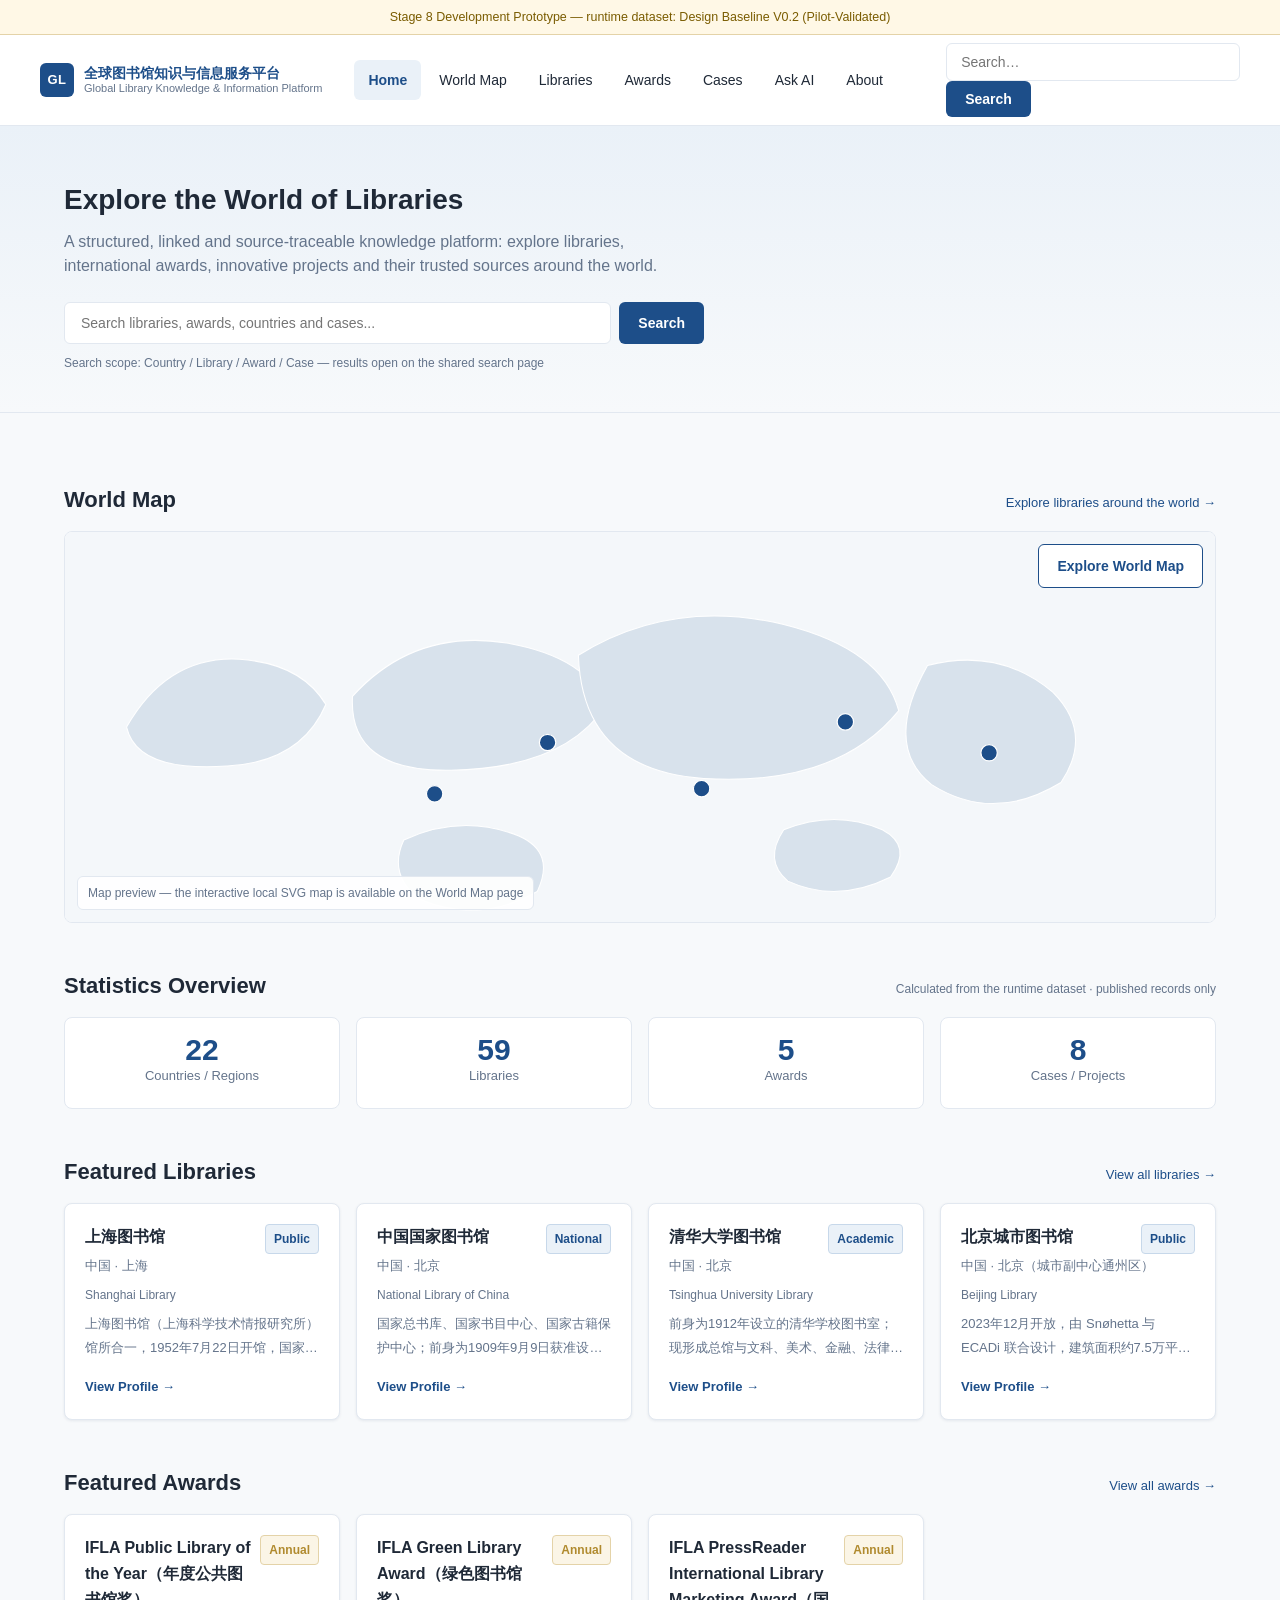
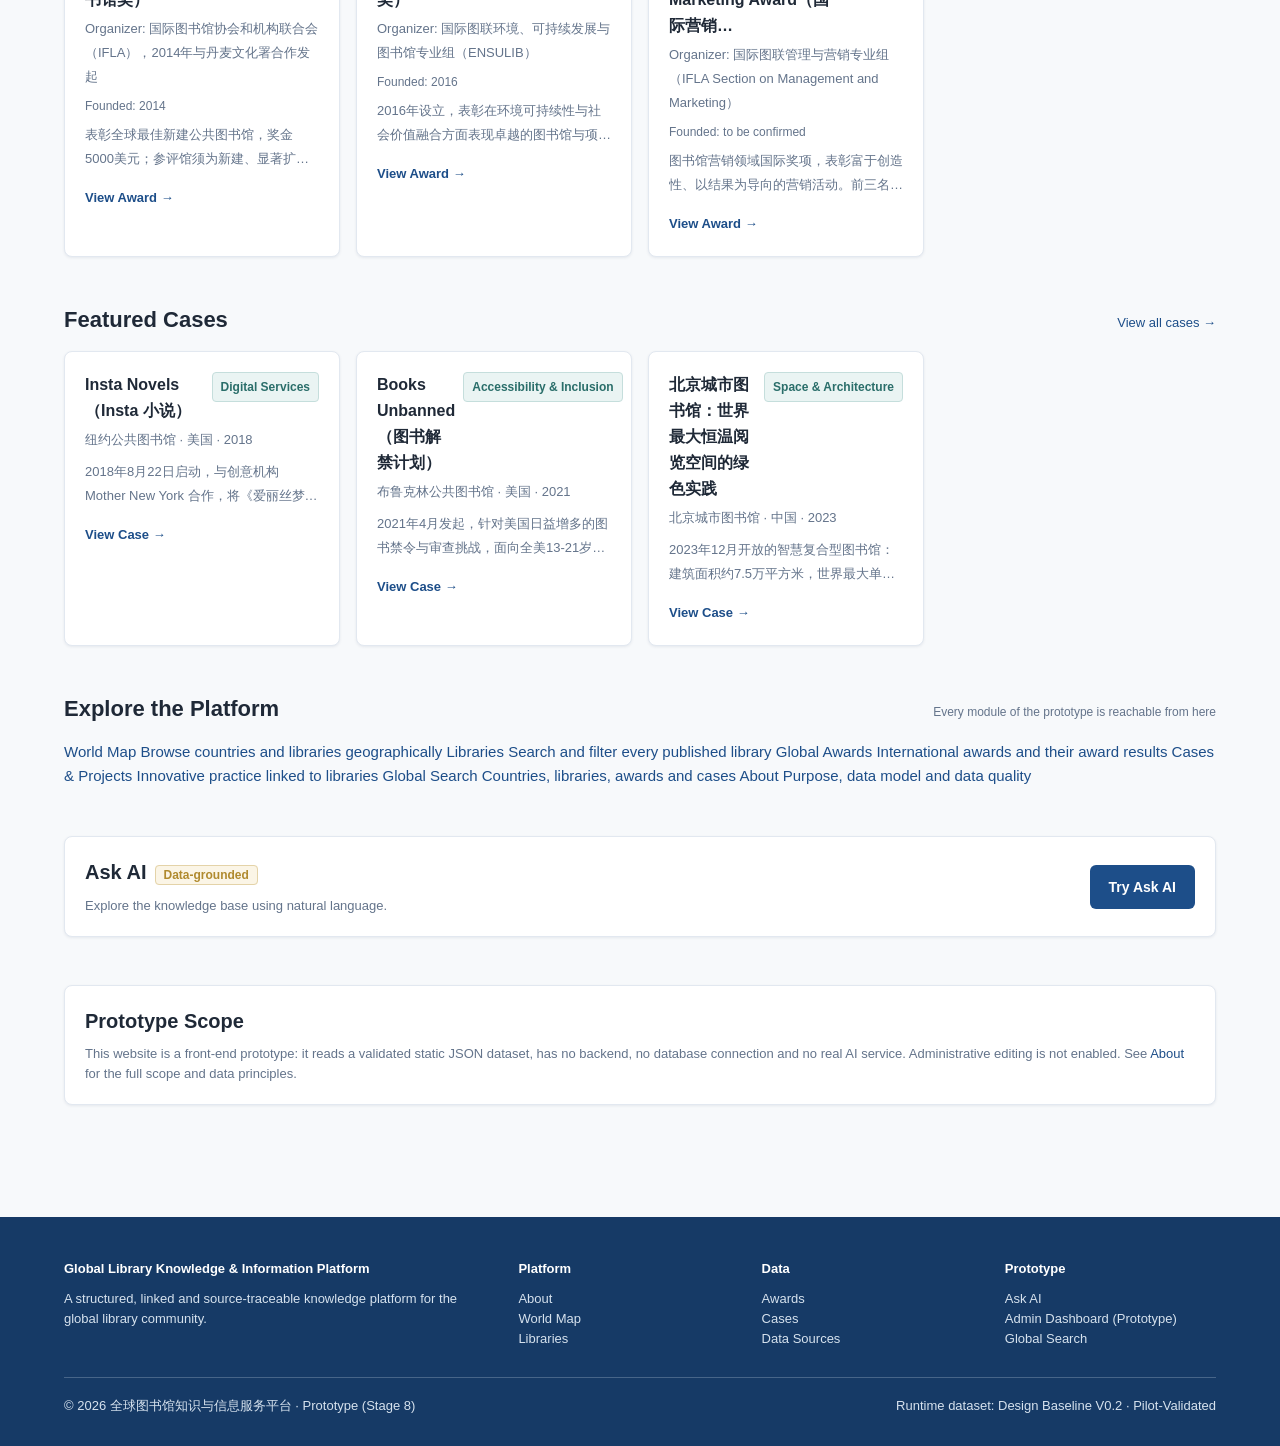
<file: index.html>
<!DOCTYPE html>
<html lang="en">
<head>
  <meta charset="UTF-8">
  <meta name="viewport" content="width=device-width, initial-scale=1">
  <meta name="description" content="Global Library Knowledge & Information Platform — libraries, international awards, cases and sources around the world.">
  <title>Home — Global Library Knowledge &amp; Information Platform</title>
  <link rel="icon" href="assets/icons/favicon.svg" type="image/svg+xml">
  <link rel="stylesheet" href="css/variables.css">
  <link rel="stylesheet" href="css/reset.css">
  <link rel="stylesheet" href="css/layout.css">
  <link rel="stylesheet" href="css/components.css">
  <link rel="stylesheet" href="css/responsive.css">
  <link rel="stylesheet" href="css/home.css">
</head>
<body>
  <a class="skip-link" href="#page-main">Skip to main content</a>

  <div class="dev-banner">Stage 8 Development Prototype — runtime dataset: Design Baseline V0.2 (Pilot-Validated)</div>

  <!-- 全站 Header（由 js/components.js 渲染） -->
  <header id="site-header"></header>

  <section class="hero">
    <div class="container">
      <h1>Explore the World of Libraries</h1>
      <p class="sub">A structured, linked and source-traceable knowledge platform: explore libraries, international awards, innovative projects and their trusted sources around the world.</p>

      <!-- Global Search（全站统一搜索：提交后进入 search.html?q=…） -->
      <form class="global-search" id="global-search-form" role="search" method="get" action="pages/search.html">
        <label class="visually-hidden" for="global-search-input">Search libraries, awards, cases and countries</label>
        <input class="search-box" type="search" id="global-search-input" name="q"
               placeholder="Search libraries, awards, countries and cases...">
        <button class="btn btn-primary" type="submit">Search</button>
      </form>
      <p class="caption search-hint">Search scope: Country / Library / Award / Case — results open on the shared search page</p>
    </div>
  </section>

  <!-- 首页主内容（由 js/home.js 渲染：地图预览 / 统计 / Featured / 入口 / Ask AI） -->
  <main class="container" id="page-main" aria-live="polite">
    <noscript>
      <div class="state-box">
        <div class="state-title">JavaScript is required</div>
        <p class="state-text">This prototype loads its data with JavaScript. Please enable JavaScript and reload.</p>
      </div>
    </noscript>
  </main>

  <!-- 全站 Footer（由 js/components.js 渲染） -->
  <footer id="site-footer"></footer>

  <script type="module" src="js/home.js"></script>
</body>
</html>
</file>
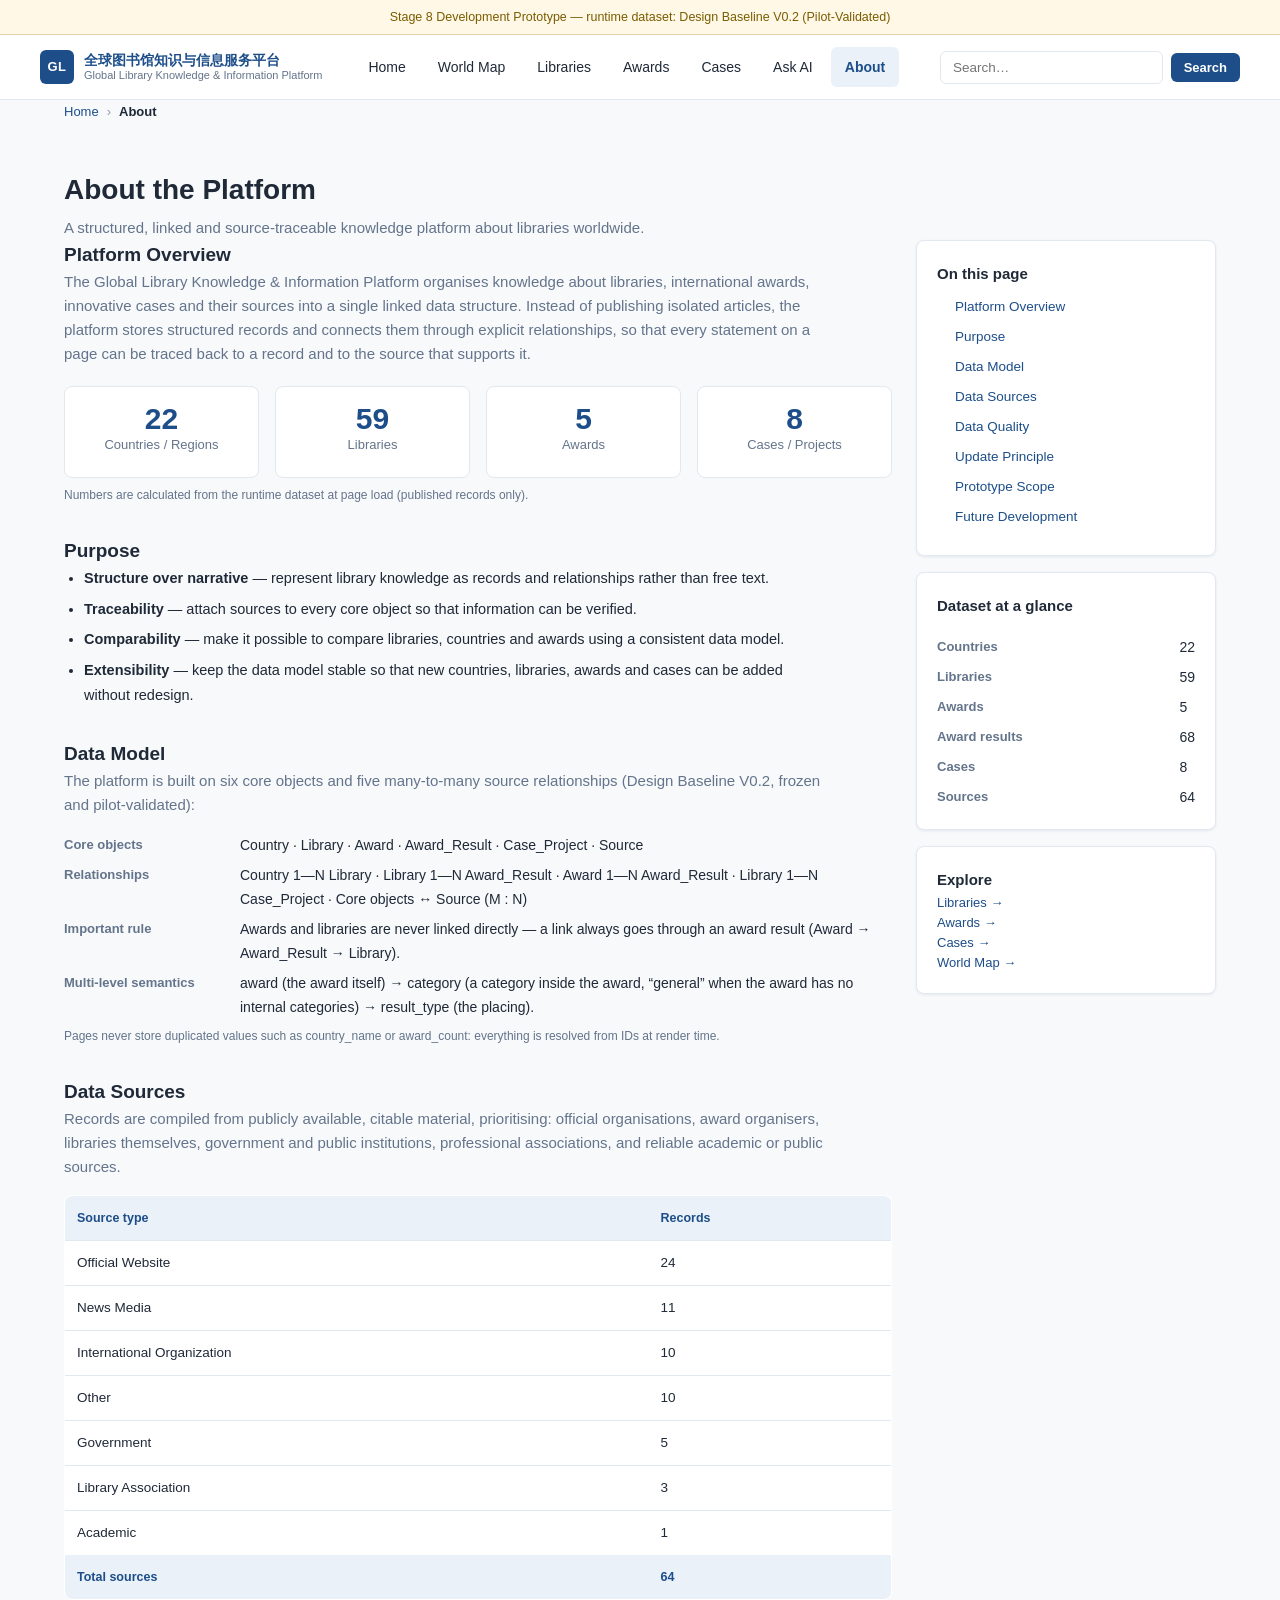
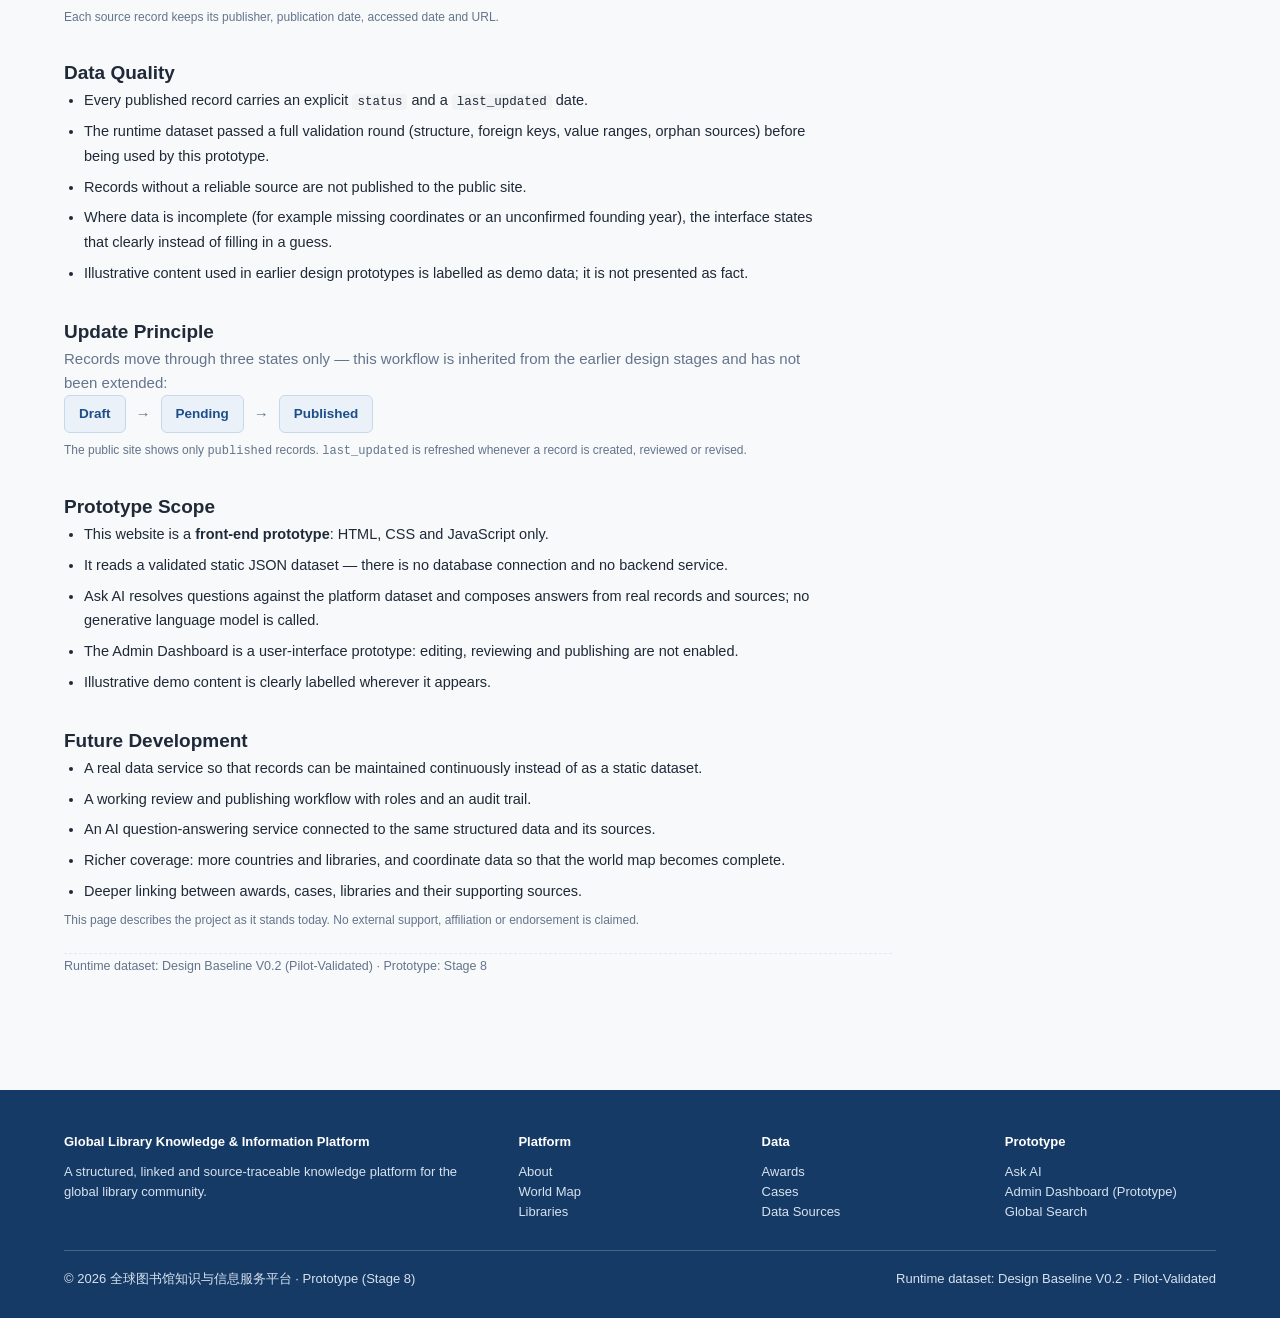
<file: pages/about.html>
<!DOCTYPE html>
<html lang="en">
<head>
  <meta charset="UTF-8">
  <meta name="viewport" content="width=device-width, initial-scale=1">
  <meta name="description" content="About the Global Library Knowledge & Information Platform — purpose, data model, data sources, data quality and prototype scope.">
  <title>About — Global Library Knowledge &amp; Information Platform</title>
  <link rel="icon" href="../assets/icons/favicon.svg" type="image/svg+xml">
  <link rel="stylesheet" href="../css/variables.css">
  <link rel="stylesheet" href="../css/reset.css">
  <link rel="stylesheet" href="../css/layout.css">
  <link rel="stylesheet" href="../css/components.css">
  <link rel="stylesheet" href="../css/responsive.css">
  <link rel="stylesheet" href="../css/pages.css">
</head>
<body>
  <a class="skip-link" href="#page-main">Skip to main content</a>

  <div class="dev-banner">Stage 8 Development Prototype — runtime dataset: Design Baseline V0.2 (Pilot-Validated)</div>

  <header id="site-header"></header>

  <div class="container"><div id="breadcrumb"></div></div>

  <main class="container" id="page-main" aria-live="polite">
    <noscript>
      <div class="state-box">
        <div class="state-title">JavaScript is required</div>
        <p class="state-text">This prototype loads its data with JavaScript. Please enable JavaScript and reload.</p>
      </div>
    </noscript>

    <div class="page-head">
      <h1>About the Platform</h1>
      <p class="page-intro">
        A structured, linked and source-traceable knowledge platform about libraries worldwide.
      </p>
    </div>

    <div id="about-content">
      <!-- 内容由 js/about.js 渲染（统计数据从 JSON 动态读取） -->
    </div>
  </main>

  <footer id="site-footer"></footer>

  <script type="module" src="../js/about.js"></script>
</body>
</html>
</file>
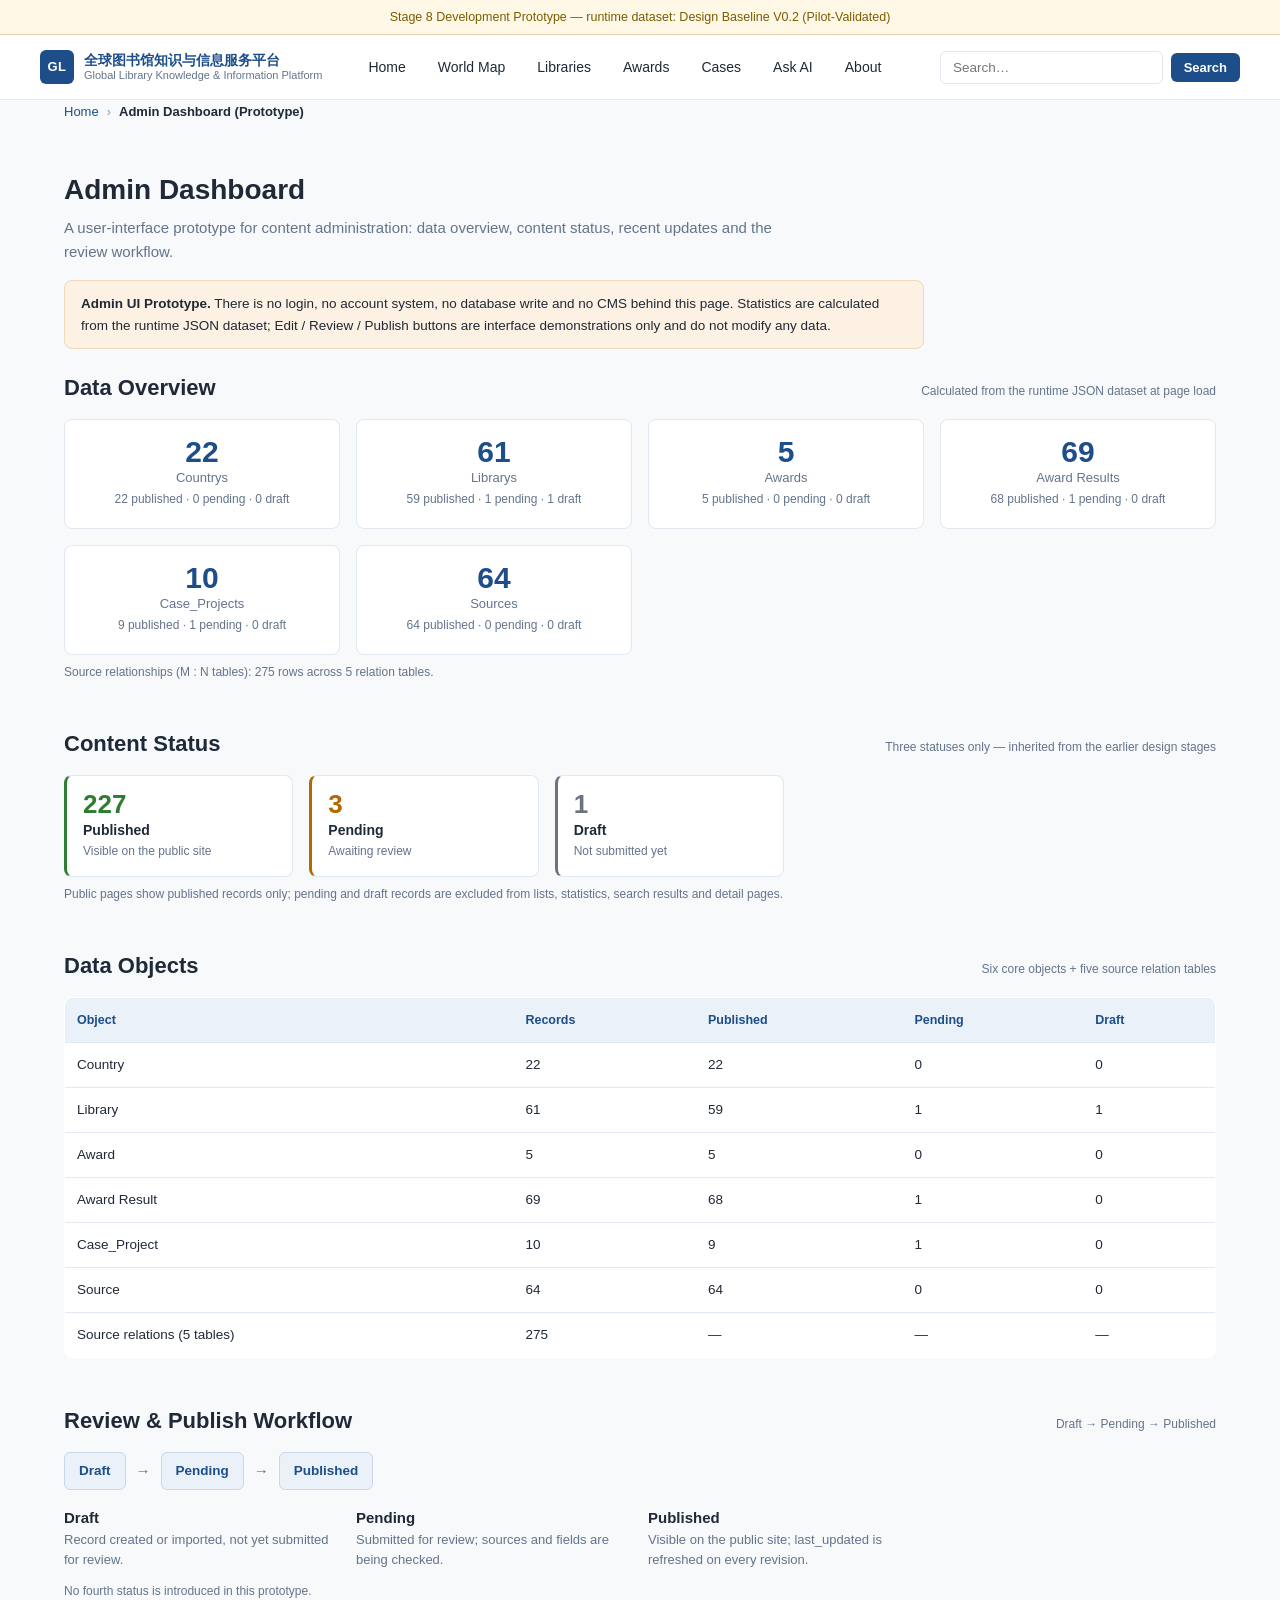
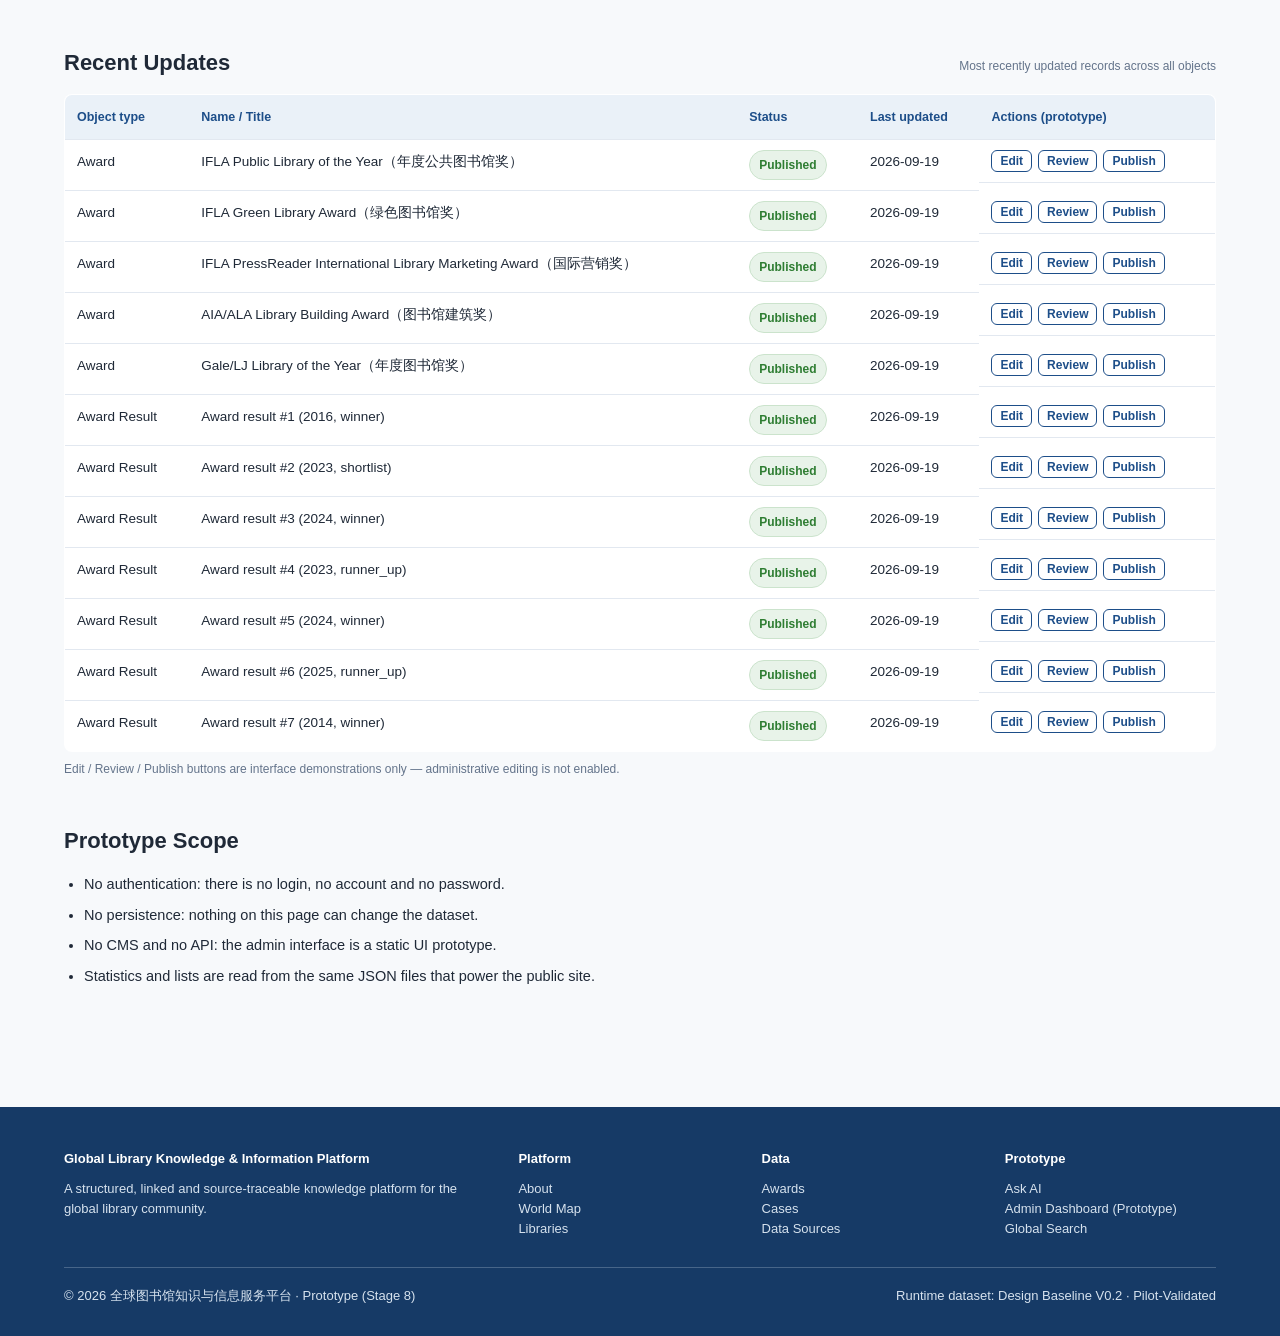
<file: pages/admin.html>
<!DOCTYPE html>
<html lang="en">
<head>
  <meta charset="UTF-8">
  <meta name="viewport" content="width=device-width, initial-scale=1">
  <meta name="description" content="Admin Dashboard (Prototype) — data overview, content status, recent updates and the review workflow.">
  <title>Admin Dashboard (Prototype) — Global Library Knowledge &amp; Information Platform</title>
  <link rel="icon" href="../assets/icons/favicon.svg" type="image/svg+xml">
  <link rel="stylesheet" href="../css/variables.css">
  <link rel="stylesheet" href="../css/reset.css">
  <link rel="stylesheet" href="../css/layout.css">
  <link rel="stylesheet" href="../css/components.css">
  <link rel="stylesheet" href="../css/responsive.css">
  <link rel="stylesheet" href="../css/pages.css">
</head>
<body>
  <a class="skip-link" href="#page-main">Skip to main content</a>

  <div class="dev-banner">Stage 8 Development Prototype — runtime dataset: Design Baseline V0.2 (Pilot-Validated)</div>

  <header id="site-header"></header>

  <div class="container"><div id="breadcrumb"></div></div>

  <main class="container" id="page-main" aria-live="polite">
    <noscript>
      <div class="state-box">
        <div class="state-title">JavaScript is required</div>
        <p class="state-text">This prototype loads its data with JavaScript. Please enable JavaScript and reload.</p>
      </div>
    </noscript>

    <div class="page-head">
      <h1>Admin Dashboard</h1>
      <p class="page-intro">
        A user-interface prototype for content administration: data overview, content status,
        recent updates and the review workflow.
      </p>
    </div>

    <!-- 明确的原型声明 + 操作反馈区 -->
    <div class="notice-box" role="note">
      <b>Admin UI Prototype.</b> There is no login, no account system, no database write and no CMS behind this page.
      Statistics are calculated from the runtime JSON dataset; Edit / Review / Publish buttons are interface
      demonstrations only and do not modify any data.
    </div>
    <p class="admin-feedback" id="admin-feedback" role="status" aria-live="polite"></p>

    <div id="admin-content">
      <!-- 内容由 js/admin.js 渲染（全部统计从 JSON 动态读取） -->
    </div>
  </main>

  <footer id="site-footer"></footer>

  <script type="module" src="../js/admin.js"></script>
</body>
</html>
</file>
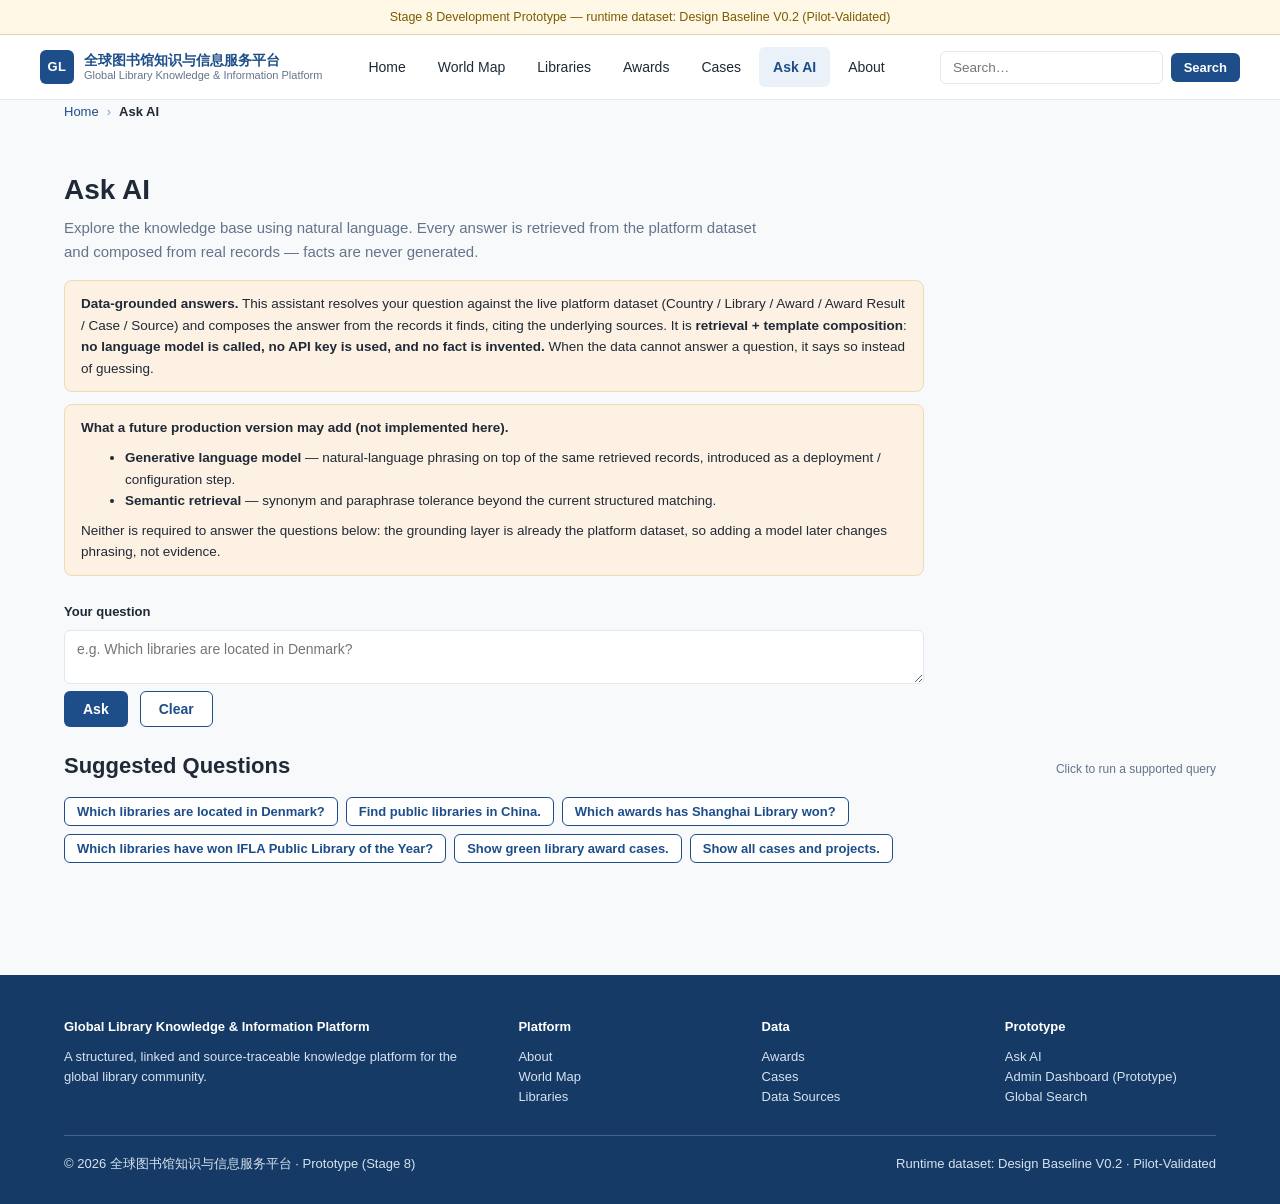
<file: pages/ask-ai.html>
<!DOCTYPE html>
<html lang="en">
<head>
  <meta charset="UTF-8">
  <meta name="viewport" content="width=device-width, initial-scale=1">
  <meta name="description" content="Ask AI — a data-grounded assistant over the platform dataset. Answers are retrieved from platform data; no generative model is called.">
  <title>Ask AI — Global Library Knowledge &amp; Information Platform</title>
  <link rel="icon" href="../assets/icons/favicon.svg" type="image/svg+xml">
  <link rel="stylesheet" href="../css/variables.css">
  <link rel="stylesheet" href="../css/reset.css">
  <link rel="stylesheet" href="../css/layout.css">
  <link rel="stylesheet" href="../css/components.css">
  <link rel="stylesheet" href="../css/responsive.css">
  <link rel="stylesheet" href="../css/pages.css">
</head>
<body>
  <a class="skip-link" href="#page-main">Skip to main content</a>

  <div class="dev-banner">Stage 8 Development Prototype — runtime dataset: Design Baseline V0.2 (Pilot-Validated)</div>

  <header id="site-header"></header>

  <div class="container"><div id="breadcrumb"></div></div>

  <main class="container" id="page-main" aria-live="polite">
    <noscript>
      <div class="state-box">
        <div class="state-title">JavaScript is required</div>
        <p class="state-text">This prototype loads its data with JavaScript. Please enable JavaScript and reload.</p>
      </div>
    </noscript>

    <div class="page-head">
      <h1>Ask AI</h1>
      <p class="page-intro">
        Explore the knowledge base using natural language. Every answer is retrieved from the platform
        dataset and composed from real records — facts are never generated.
      </p>
    </div>

    <!-- 接地声明：说明真实机制，不宣称是生成式 AI -->
    <div class="notice-box" role="note">
      <b>Data-grounded answers.</b> This assistant resolves your question against the live platform dataset
      (Country / Library / Award / Award Result / Case / Source) and composes the answer from the records it
      finds, citing the underlying sources. It is <b>retrieval + template composition</b>:
      <b>no language model is called, no API key is used, and no fact is invented.</b>
      When the data cannot answer a question, it says so instead of guessing.
    </div>

    <!-- 未来方向说明（明确未实现） -->
    <div class="notice-box" role="note" style="margin-top:12px">
      <b>What a future production version may add (not implemented here).</b>
      <ul style="margin:8px 0 0 20px">
        <li><b>Generative language model</b> — natural-language phrasing on top of the same retrieved
          records, introduced as a deployment / configuration step.</li>
        <li><b>Semantic retrieval</b> — synonym and paraphrase tolerance beyond the current structured
          matching.</li>
      </ul>
      <p style="margin-top:8px">Neither is required to answer the questions below: the grounding layer is
        already the platform dataset, so adding a model later changes phrasing, not evidence.</p>
    </div>

    <section class="section" style="margin-top:24px" aria-label="Ask a question">
      <form id="ask-form" class="ask-form">
        <label class="field-label" for="question">Your question</label>
        <textarea class="input ask-textarea" id="question" name="question" rows="2"
                  placeholder="e.g. Which libraries are located in Denmark?"></textarea>
        <div class="ask-actions">
          <button class="btn btn-primary" type="submit" id="btn-ask">Ask</button>
          <button class="btn btn-secondary" type="button" id="btn-clear-question">Clear</button>
          <span class="caption" id="ask-status" role="status"></span>
        </div>
      </form>

      <div class="section-head" style="margin-top:24px">
        <h2>Suggested Questions</h2>
        <span class="caption">Click to run a supported query</span>
      </div>
      <div class="suggest-row" id="suggested-questions"></div>
    </section>

    <!-- 回答区 -->
    <section class="section" id="answer-section" hidden aria-label="Answer">
      <div class="section-head">
        <h2>Answer</h2>
        <span class="caption">Composed from platform data — records and sources retrieved, not generated</span>
      </div>
      <div class="answer-box" id="answer-box"></div>

      <div id="answer-results-wrap" hidden>
        <div class="section-head" style="margin-top:24px">
          <h2>Records found in the dataset</h2>
          <span class="caption">Each record links to its detail page</span>
        </div>
        <div class="result-list" id="answer-results"></div>
      </div>

      <div id="answer-sources-wrap" hidden>
        <div class="section-head" style="margin-top:24px">
          <h2>Related Sources</h2>
          <span class="caption">Provenance — every source below is a real record in the platform dataset</span>
        </div>
        <div class="source-list" id="answer-sources"></div>
      </div>
    </section>
  </main>

  <footer id="site-footer"></footer>

  <script type="module" src="../js/ask-ai.js"></script>
</body>
</html>
</file>
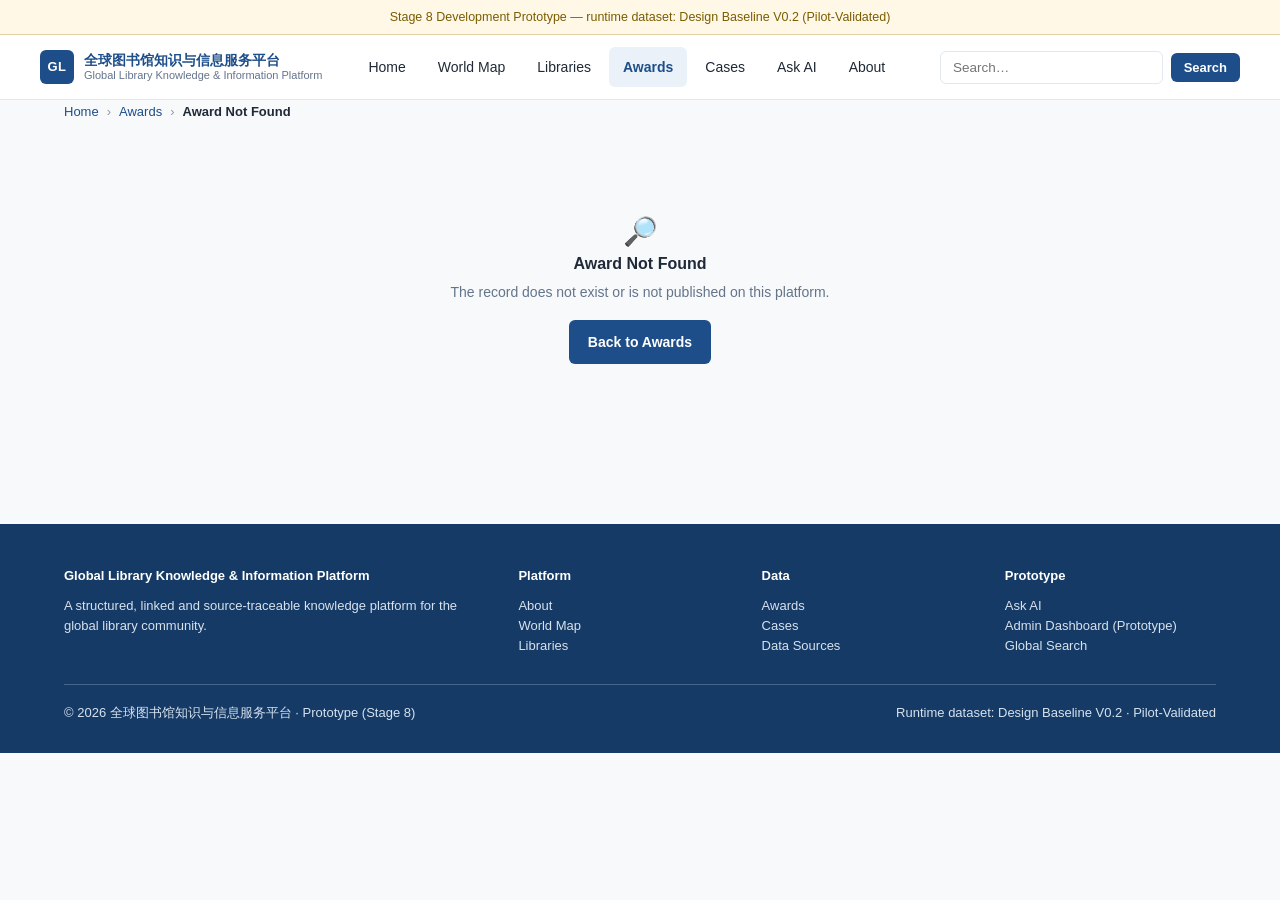
<file: pages/award.html>
<!DOCTYPE html>
<html lang="en">
<head>
  <meta charset="UTF-8">
  <meta name="viewport" content="width=device-width, initial-scale=1">
  <meta name="description" content="Award profile — award information, award results and the libraries recognised through them.">
  <title>Award Profile — Global Library Knowledge &amp; Information Platform</title>
  <link rel="icon" href="../assets/icons/favicon.svg" type="image/svg+xml">
  <link rel="stylesheet" href="../css/variables.css">
  <link rel="stylesheet" href="../css/reset.css">
  <link rel="stylesheet" href="../css/layout.css">
  <link rel="stylesheet" href="../css/components.css">
  <link rel="stylesheet" href="../css/responsive.css">
  <link rel="stylesheet" href="../css/pages.css">
</head>
<body>
  <a class="skip-link" href="#page-main">Skip to main content</a>

  <div class="dev-banner">Stage 8 Development Prototype — runtime dataset: Design Baseline V0.2 (Pilot-Validated)</div>

  <header id="site-header"></header>

  <div class="container"><div id="breadcrumb"></div></div>

  <main class="container" id="page-main" aria-live="polite">
    <noscript>
      <div class="state-box">
        <div class="state-title">JavaScript is required</div>
        <p class="state-text">This prototype loads its data with JavaScript. Please enable JavaScript and reload.</p>
      </div>
    </noscript>
  </main>

  <footer id="site-footer"></footer>

  <script type="module" src="../js/award.js"></script>
</body>
</html>
</file>
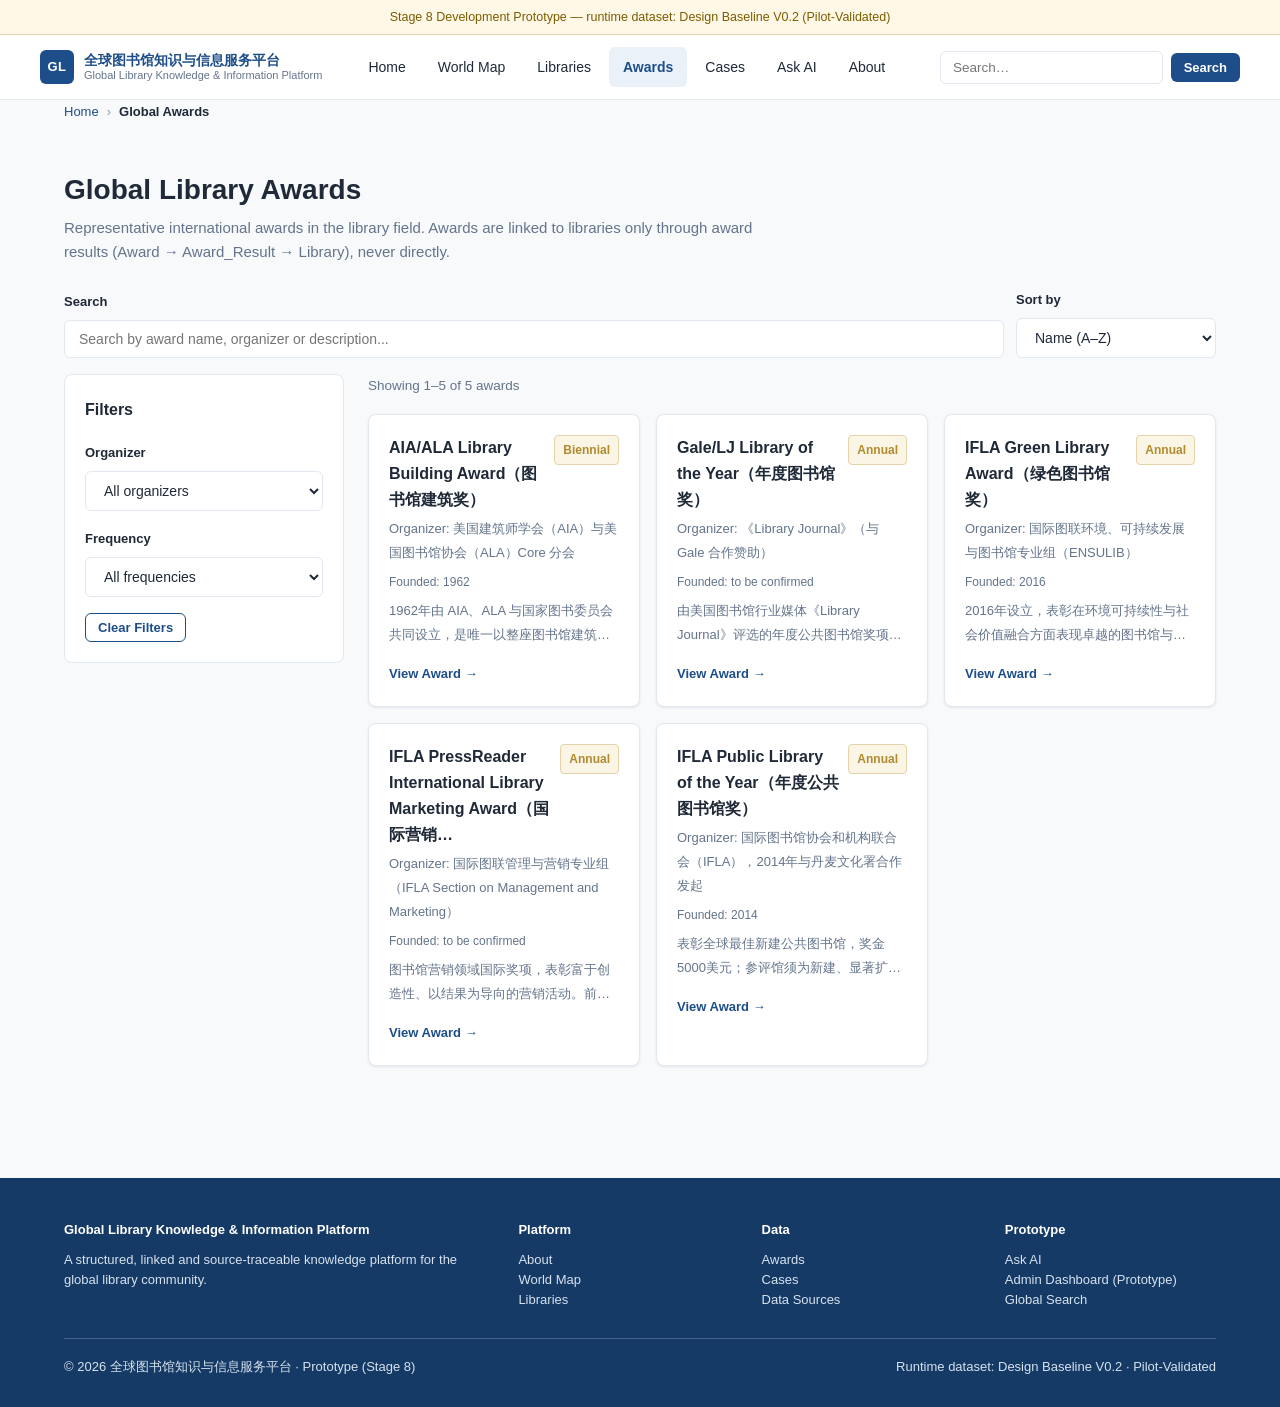
<file: pages/awards.html>
<!DOCTYPE html>
<html lang="en">
<head>
  <meta charset="UTF-8">
  <meta name="viewport" content="width=device-width, initial-scale=1">
  <meta name="description" content="Global library awards — representative international awards and the libraries recognised through award results.">
  <title>Global Awards — Global Library Knowledge &amp; Information Platform</title>
  <link rel="icon" href="../assets/icons/favicon.svg" type="image/svg+xml">
  <link rel="stylesheet" href="../css/variables.css">
  <link rel="stylesheet" href="../css/reset.css">
  <link rel="stylesheet" href="../css/layout.css">
  <link rel="stylesheet" href="../css/components.css">
  <link rel="stylesheet" href="../css/responsive.css">
  <link rel="stylesheet" href="../css/pages.css">
</head>
<body>
  <a class="skip-link" href="#page-main">Skip to main content</a>

  <div class="dev-banner">Stage 8 Development Prototype — runtime dataset: Design Baseline V0.2 (Pilot-Validated)</div>

  <!-- 全站 Header（由 js/components.js 渲染，含统一 Global Search） -->
  <header id="site-header"></header>

  <div class="container"><div id="breadcrumb"></div></div>

  <main class="container" id="page-main" aria-live="polite">
    <noscript>
      <div class="state-box">
        <div class="state-title">JavaScript is required</div>
        <p class="state-text">This prototype loads its data with JavaScript. Please enable JavaScript and reload.</p>
      </div>
    </noscript>

    <div class="page-head">
      <h1>Global Library Awards</h1>
      <p class="page-intro">
        Representative international awards in the library field. Awards are linked to libraries only through
        award results (Award → Award_Result → Library), never directly.
      </p>
    </div>

    <!-- 搜索 + 排序（事件由 js/awards.js 绑定；状态保存在 URL 中） -->
    <section class="section" style="margin-top:24px" aria-label="Search and sort awards">
      <div class="filter-row">
        <div class="grow">
          <label class="field-label" for="q">Search</label>
          <input class="search-box" type="search" id="q"
                 placeholder="Search by award name, organizer or description...">
        </div>
        <div class="fixed">
          <label class="field-label" for="sort">Sort by</label>
          <select class="select" id="sort">
            <option value="name">Name (A–Z)</option>
            <option value="updated">Recently Updated</option>
            <option value="founded">Founded year (newest)</option>
          </select>
        </div>
      </div>
    </section>

    <section class="lib-page-layout" aria-label="Awards list">
      <aside class="filter-panel" aria-label="Filters">
        <h2>Filters</h2>
        <div>
          <label class="field-label" for="f-organizer">Organizer</label>
          <select class="select" id="f-organizer"></select>
        </div>
        <div>
          <label class="field-label" for="f-frequency">Frequency</label>
          <select class="select" id="f-frequency"></select>
        </div>
        <div class="filter-actions">
          <button class="btn btn-secondary btn-sm" id="btn-clear" type="button">Clear Filters</button>
        </div>
      </aside>

      <div>
        <div class="results-meta">
          <span class="count" id="results-count"></span>
        </div>
        <div id="filter-tags" class="filter-tags" hidden></div>
        <div id="award-results" aria-live="polite"></div>
        <div id="award-pagination"></div>
      </div>
    </section>
  </main>

  <!-- 全站 Footer（由 js/components.js 渲染） -->
  <footer id="site-footer"></footer>

  <script type="module" src="../js/awards.js"></script>
</body>
</html>
</file>
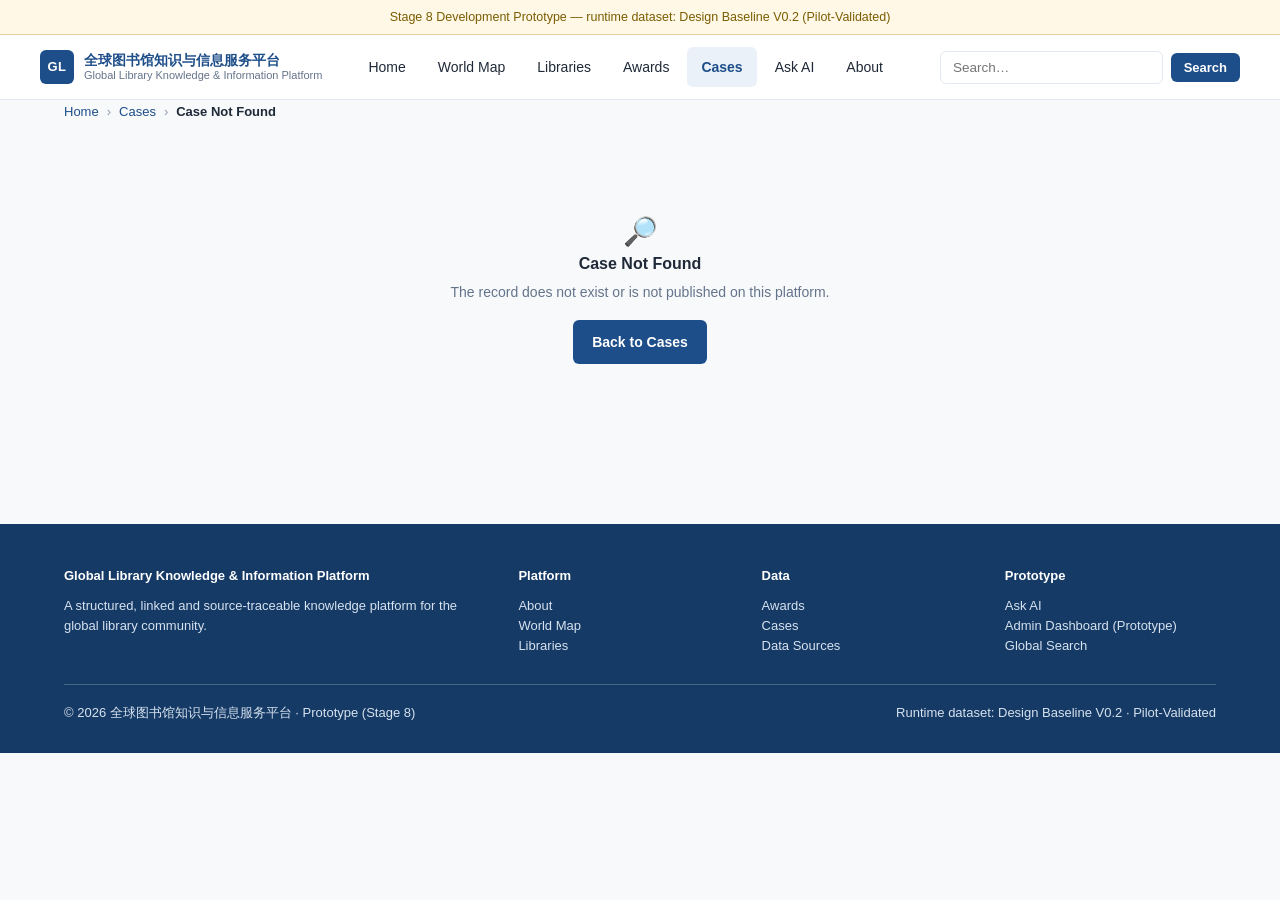
<file: pages/case.html>
<!DOCTYPE html>
<html lang="en">
<head>
  <meta charset="UTF-8">
  <meta name="viewport" content="width=device-width, initial-scale=1">
  <meta name="description" content="Case detail — project information, its library and the sources behind the record.">
  <title>Case Detail — Global Library Knowledge &amp; Information Platform</title>
  <link rel="icon" href="../assets/icons/favicon.svg" type="image/svg+xml">
  <link rel="stylesheet" href="../css/variables.css">
  <link rel="stylesheet" href="../css/reset.css">
  <link rel="stylesheet" href="../css/layout.css">
  <link rel="stylesheet" href="../css/components.css">
  <link rel="stylesheet" href="../css/responsive.css">
  <link rel="stylesheet" href="../css/pages.css">
</head>
<body>
  <a class="skip-link" href="#page-main">Skip to main content</a>

  <div class="dev-banner">Stage 8 Development Prototype — runtime dataset: Design Baseline V0.2 (Pilot-Validated)</div>

  <header id="site-header"></header>

  <div class="container"><div id="breadcrumb"></div></div>

  <main class="container" id="page-main" aria-live="polite">
    <noscript>
      <div class="state-box">
        <div class="state-title">JavaScript is required</div>
        <p class="state-text">This prototype loads its data with JavaScript. Please enable JavaScript and reload.</p>
      </div>
    </noscript>
  </main>

  <footer id="site-footer"></footer>

  <script type="module" src="../js/case.js"></script>
</body>
</html>
</file>
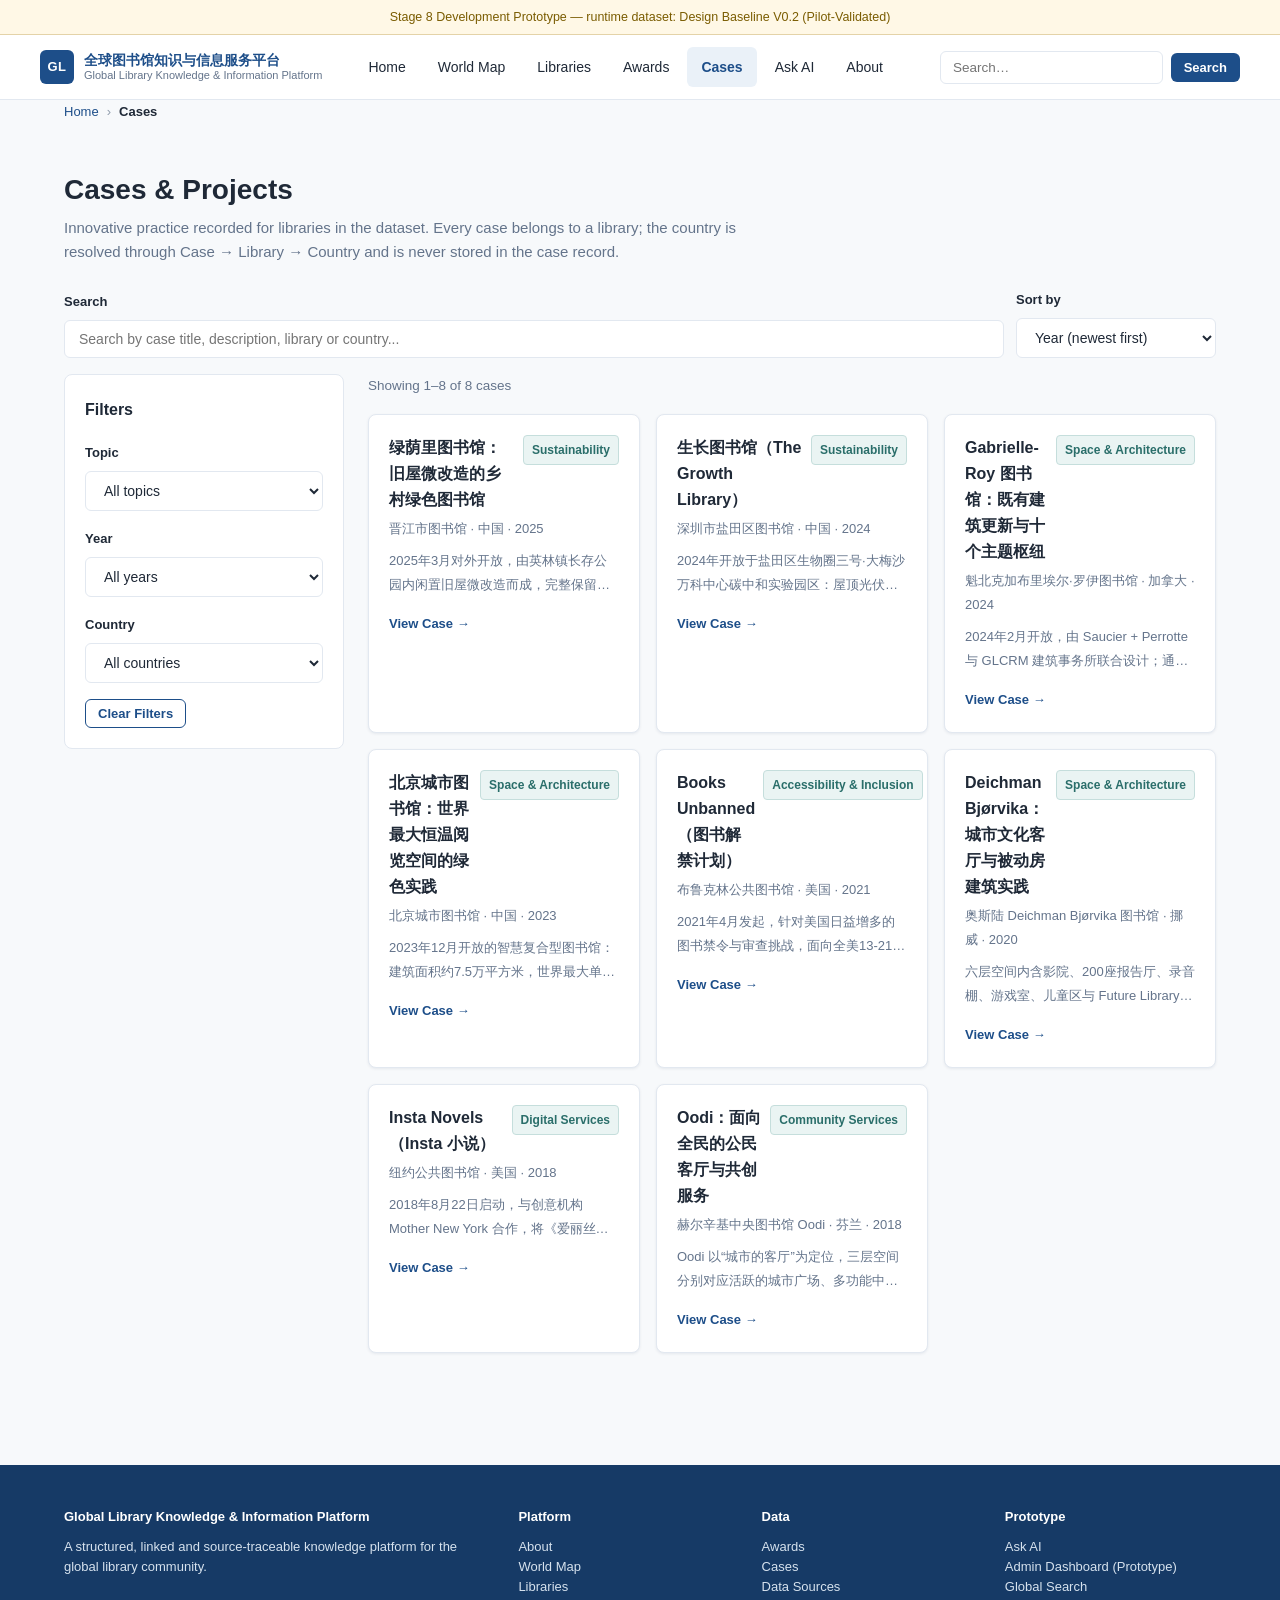
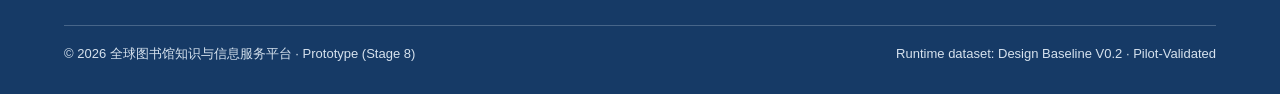
<file: pages/cases.html>
<!DOCTYPE html>
<html lang="en">
<head>
  <meta charset="UTF-8">
  <meta name="viewport" content="width=device-width, initial-scale=1">
  <meta name="description" content="Library cases and projects — innovative practice recorded in the platform dataset.">
  <title>Cases — Global Library Knowledge &amp; Information Platform</title>
  <link rel="icon" href="../assets/icons/favicon.svg" type="image/svg+xml">
  <link rel="stylesheet" href="../css/variables.css">
  <link rel="stylesheet" href="../css/reset.css">
  <link rel="stylesheet" href="../css/layout.css">
  <link rel="stylesheet" href="../css/components.css">
  <link rel="stylesheet" href="../css/responsive.css">
  <link rel="stylesheet" href="../css/pages.css">
</head>
<body>
  <a class="skip-link" href="#page-main">Skip to main content</a>

  <div class="dev-banner">Stage 8 Development Prototype — runtime dataset: Design Baseline V0.2 (Pilot-Validated)</div>

  <header id="site-header"></header>

  <div class="container"><div id="breadcrumb"></div></div>

  <main class="container" id="page-main" aria-live="polite">
    <noscript>
      <div class="state-box">
        <div class="state-title">JavaScript is required</div>
        <p class="state-text">This prototype loads its data with JavaScript. Please enable JavaScript and reload.</p>
      </div>
    </noscript>

    <div class="page-head">
      <h1>Cases &amp; Projects</h1>
      <p class="page-intro">
        Innovative practice recorded for libraries in the dataset. Every case belongs to a library;
        the country is resolved through Case → Library → Country and is never stored in the case record.
      </p>
    </div>

    <section class="section" style="margin-top:24px" aria-label="Search and sort cases">
      <div class="filter-row">
        <div class="grow">
          <label class="field-label" for="q">Search</label>
          <input class="search-box" type="search" id="q"
                 placeholder="Search by case title, description, library or country...">
        </div>
        <div class="fixed">
          <label class="field-label" for="sort">Sort by</label>
          <select class="select" id="sort">
            <option value="year">Year (newest first)</option>
            <option value="updated">Recently Updated</option>
            <option value="title">Title (A–Z)</option>
          </select>
        </div>
      </div>
    </section>

    <section class="lib-page-layout" aria-label="Cases list">
      <aside class="filter-panel" aria-label="Filters">
        <h2>Filters</h2>
        <div>
          <label class="field-label" for="f-topic">Topic</label>
          <select class="select" id="f-topic"></select>
        </div>
        <div>
          <label class="field-label" for="f-year">Year</label>
          <select class="select" id="f-year"></select>
        </div>
        <div>
          <label class="field-label" for="f-country">Country</label>
          <select class="select" id="f-country"></select>
        </div>
        <div class="filter-actions">
          <button class="btn btn-secondary btn-sm" id="btn-clear" type="button">Clear Filters</button>
        </div>
      </aside>

      <div>
        <div class="results-meta">
          <span class="count" id="results-count"></span>
        </div>
        <div id="filter-tags" class="filter-tags" hidden></div>
        <div id="case-results" aria-live="polite"></div>
        <div id="case-pagination"></div>
      </div>
    </section>
  </main>

  <footer id="site-footer"></footer>

  <script type="module" src="../js/cases.js"></script>
</body>
</html>
</file>
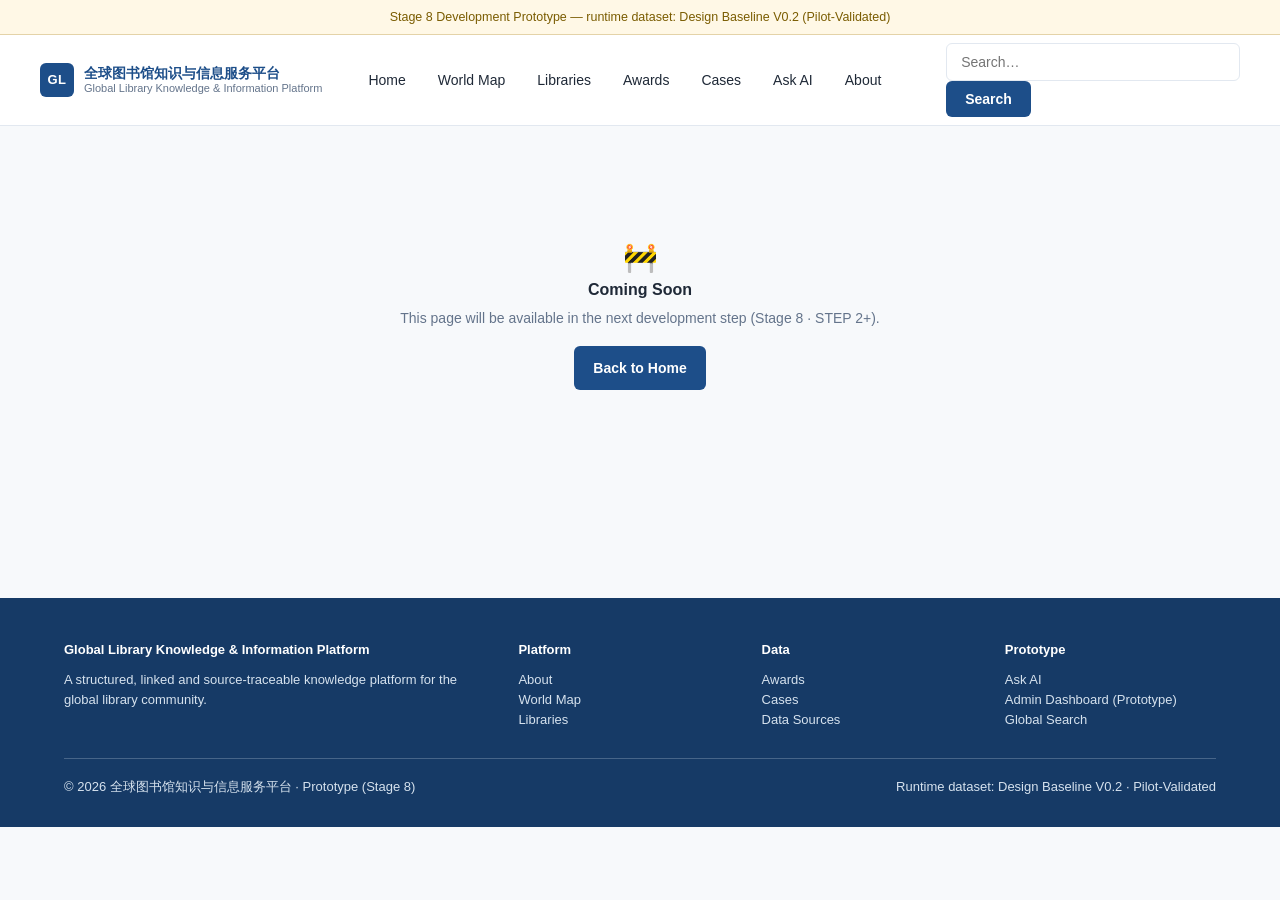
<file: pages/coming-soon.html>
<!DOCTYPE html>
<html lang="en">
<head>
  <meta charset="UTF-8">
  <meta name="viewport" content="width=device-width, initial-scale=1">
  <title>Coming Soon — Global Library Knowledge &amp; Information Platform</title>
  <link rel="icon" href="../assets/icons/favicon.svg" type="image/svg+xml">
  <link rel="stylesheet" href="../css/variables.css">
  <link rel="stylesheet" href="../css/reset.css">
  <link rel="stylesheet" href="../css/layout.css">
  <link rel="stylesheet" href="../css/components.css">
  <link rel="stylesheet" href="../css/responsive.css">
</head>
<body>
  <a class="skip-link" href="#page-main">Skip to main content</a>

  <div class="dev-banner">Stage 8 Development Prototype — runtime dataset: Design Baseline V0.2 (Pilot-Validated)</div>

  <!-- 全站 Header（由 js/components.js 渲染） -->
  <header id="site-header"></header>

  <main class="container" id="page-main">
    <div class="state-box" style="padding-top:96px;padding-bottom:96px">
      <span class="icon" aria-hidden="true">🚧</span>
      <div class="state-title">Coming Soon</div>
      <p class="state-text">This page will be available in the next development step (Stage 8 · STEP 2+).</p>
      <div class="state-actions">
        <a class="btn btn-primary" href="../index.html">Back to Home</a>
      </div>
    </div>
  </main>

  <!-- 全站 Footer（由 js/components.js 渲染） -->
  <footer id="site-footer"></footer>

  <script type="module">
    /* 占位页公共骨架：复用全站 Header / Footer 组件，保证导航一致 */
    import { renderHeader, renderFooter } from "../js/components.js";
    renderHeader("");
    renderFooter();
  </script>
</body>
</html>
</file>
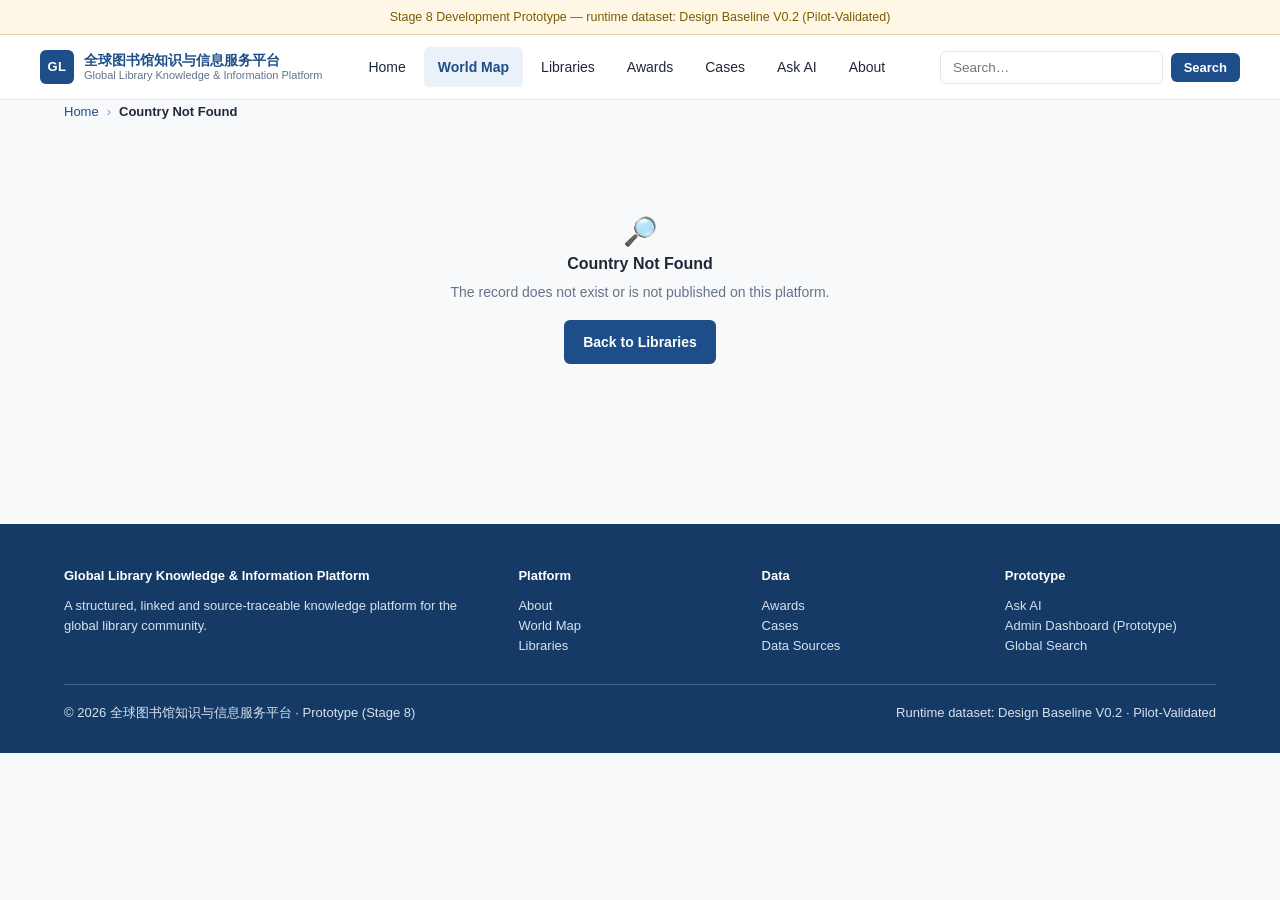
<file: pages/country.html>
<!DOCTYPE html>
<html lang="en">
<head>
  <meta charset="UTF-8">
  <meta name="viewport" content="width=device-width, initial-scale=1">
  <meta name="description" content="Country profile — libraries, award-winning libraries, cases and sources by country on the Global Library Knowledge & Information Platform.">
  <title>Country Profile — Global Library Knowledge &amp; Information Platform</title>
  <link rel="icon" href="../assets/icons/favicon.svg" type="image/svg+xml">
  <link rel="stylesheet" href="../css/variables.css">
  <link rel="stylesheet" href="../css/reset.css">
  <link rel="stylesheet" href="../css/layout.css">
  <link rel="stylesheet" href="../css/components.css">
  <link rel="stylesheet" href="../css/responsive.css">
  <link rel="stylesheet" href="../css/pages.css">
</head>
<body>
  <a class="skip-link" href="#page-main">Skip to main content</a>

  <div class="dev-banner">Stage 8 Development Prototype — runtime dataset: Design Baseline V0.2 (Pilot-Validated)</div>

  <header id="site-header"></header>

  <div class="container"><div id="breadcrumb"></div></div>

  <main class="container" id="page-main" aria-live="polite">
    <noscript>
      <div class="state-box">
        <div class="state-title">JavaScript is required</div>
        <p class="state-text">This prototype loads its data with JavaScript. Please enable JavaScript and reload.</p>
      </div>
    </noscript>
    <!-- 全部内容由 js/country.js 读取 ?id= 后渲染 -->
  </main>

  <footer id="site-footer"></footer>

  <script type="module" src="../js/country.js"></script>
</body>
</html>
</file>
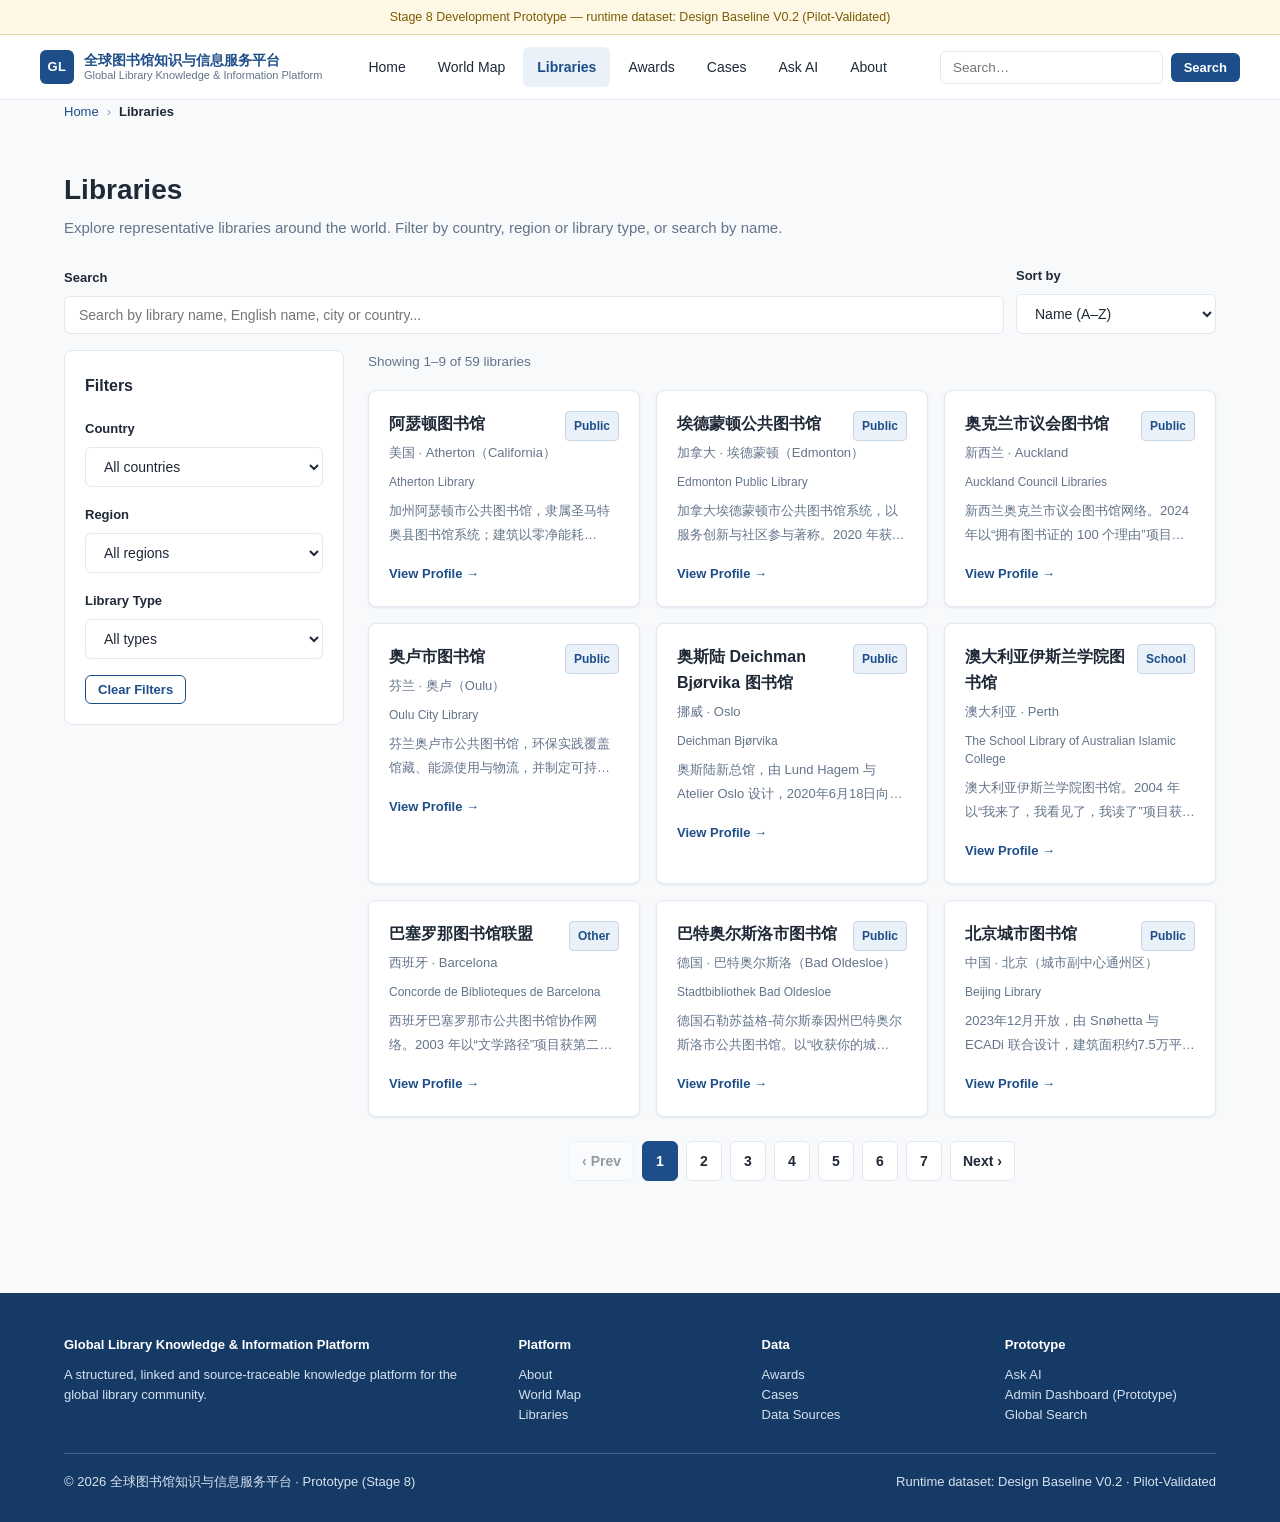
<file: pages/libraries.html>
<!DOCTYPE html>
<html lang="en">
<head>
  <meta charset="UTF-8">
  <meta name="viewport" content="width=device-width, initial-scale=1">
  <meta name="description" content="Browse representative libraries around the world — filter by country, region and library type.">
  <title>Libraries — Global Library Knowledge &amp; Information Platform</title>
  <link rel="icon" href="../assets/icons/favicon.svg" type="image/svg+xml">
  <link rel="stylesheet" href="../css/variables.css">
  <link rel="stylesheet" href="../css/reset.css">
  <link rel="stylesheet" href="../css/layout.css">
  <link rel="stylesheet" href="../css/components.css">
  <link rel="stylesheet" href="../css/responsive.css">
  <link rel="stylesheet" href="../css/pages.css">
</head>
<body>
  <a class="skip-link" href="#page-main">Skip to main content</a>

  <div class="dev-banner">Stage 8 Development Prototype — runtime dataset: Design Baseline V0.2 (Pilot-Validated)</div>

  <!-- 全站 Header（由 js/components.js 渲染） -->
  <header id="site-header"></header>

  <!-- 面包屑（由 js/libraries.js 渲染） -->
  <div class="container"><div id="breadcrumb"></div></div>

  <main class="container" id="page-main" aria-live="polite">
    <noscript>
      <div class="state-box">
        <div class="state-title">JavaScript is required</div>
        <p class="state-text">This prototype loads its data with JavaScript. Please enable JavaScript and reload.</p>
      </div>
    </noscript>

    <!-- 页面标题（静态内容，不依赖数据） -->
    <div class="page-head">
      <h1>Libraries</h1>
      <p class="page-intro">Explore representative libraries around the world. Filter by country, region or library type, or search by name.</p>
    </div>

    <!-- 搜索 + 排序（由 js/libraries.js 绑定事件） -->
    <section class="section" style="margin-top:24px" aria-label="Search and sort">
      <div class="filter-row">
        <div class="grow">
          <label class="field-label" for="q">Search</label>
          <input class="search-box" type="search" id="q"
                 placeholder="Search by library name, English name, city or country...">
        </div>
        <div class="fixed">
          <label class="field-label" for="sort">Sort by</label>
          <select class="select" id="sort">
            <option value="name">Name (A–Z)</option>
            <option value="updated">Recently Updated</option>
          </select>
        </div>
      </div>
    </section>

    <!-- 筛选 + 结果两栏布局 -->
    <section class="lib-page-layout" aria-label="Libraries list">
      <!-- 筛选面板（选项由 js/libraries.js 从 JSON 动态生成） -->
      <aside class="filter-panel" aria-label="Filters">
        <h2>Filters</h2>
        <div>
          <label class="field-label" for="f-country">Country</label>
          <select class="select" id="f-country"></select>
        </div>
        <div>
          <label class="field-label" for="f-region">Region</label>
          <select class="select" id="f-region"></select>
        </div>
        <div>
          <label class="field-label" for="f-type">Library Type</label>
          <select class="select" id="f-type"></select>
        </div>
        <div class="filter-actions">
          <button class="btn btn-secondary btn-sm" id="btn-clear" type="button">Clear Filters</button>
        </div>
      </aside>

      <!-- 结果区（Loading / Empty / 卡片 + 分页 由 js/libraries.js 渲染） -->
      <div>
        <div class="results-meta">
          <span class="count" id="results-count"></span>
        </div>
        <div id="filter-tags" class="filter-tags" hidden></div>
        <div id="lib-results" aria-live="polite"></div>
        <div id="lib-pagination"></div>
      </div>
    </section>
  </main>

  <!-- 全站 Footer（由 js/components.js 渲染） -->
  <footer id="site-footer"></footer>

  <script type="module" src="../js/libraries.js"></script>
</body>
</html>
</file>
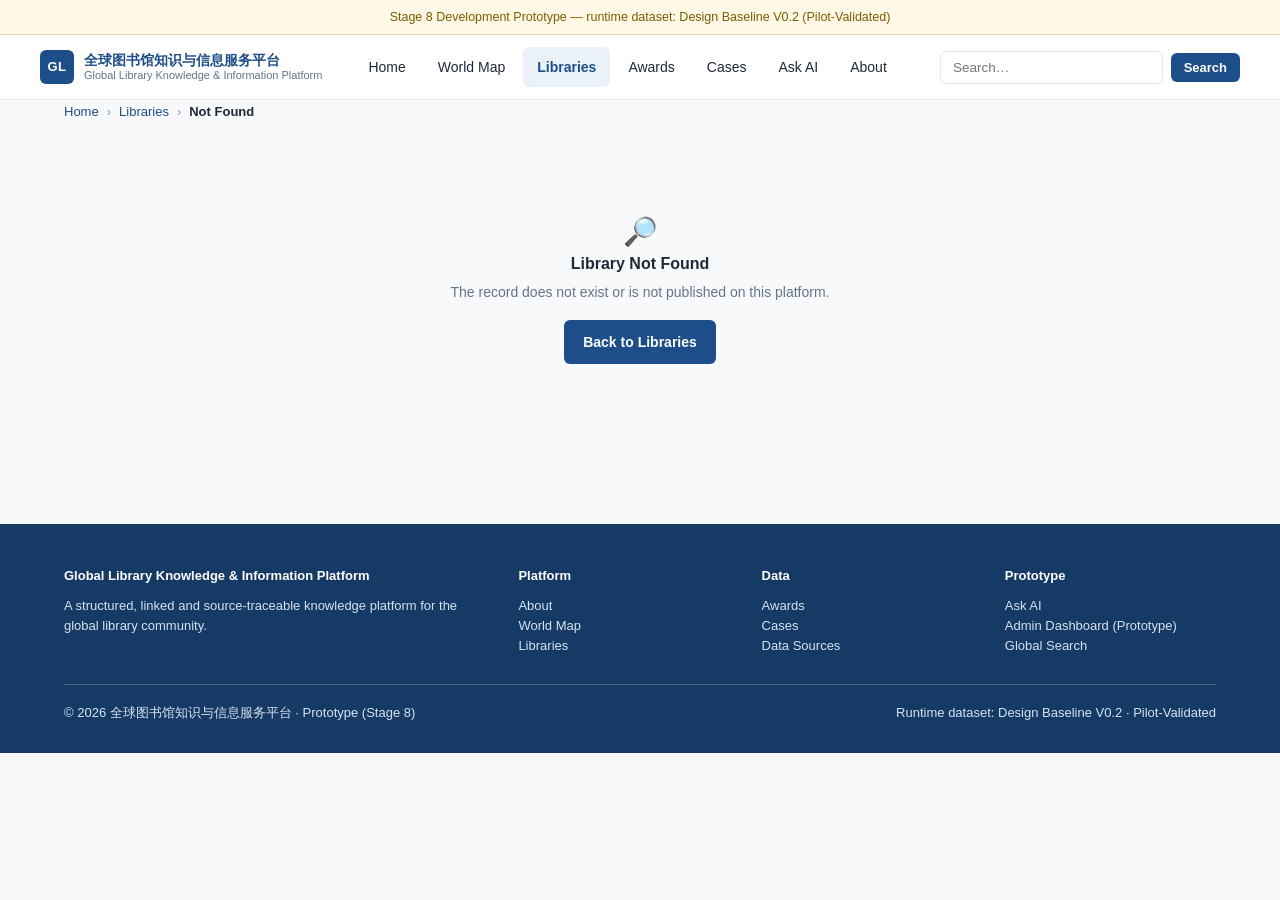
<file: pages/library.html>
<!DOCTYPE html>
<html lang="en">
<head>
  <meta charset="UTF-8">
  <meta name="viewport" content="width=device-width, initial-scale=1">
  <meta name="description" content="Library profile — awards, cases and sources of a library on the Global Library Knowledge & Information Platform.">
  <title>Library Profile — Global Library Knowledge &amp; Information Platform</title>
  <link rel="icon" href="../assets/icons/favicon.svg" type="image/svg+xml">
  <link rel="stylesheet" href="../css/variables.css">
  <link rel="stylesheet" href="../css/reset.css">
  <link rel="stylesheet" href="../css/layout.css">
  <link rel="stylesheet" href="../css/components.css">
  <link rel="stylesheet" href="../css/responsive.css">
  <link rel="stylesheet" href="../css/pages.css">
</head>
<body>
  <a class="skip-link" href="#page-main">Skip to main content</a>

  <div class="dev-banner">Stage 8 Development Prototype — runtime dataset: Design Baseline V0.2 (Pilot-Validated)</div>

  <header id="site-header"></header>

  <div class="container"><div id="breadcrumb"></div></div>

  <main class="container" id="page-main" aria-live="polite">
    <noscript>
      <div class="state-box">
        <div class="state-title">JavaScript is required</div>
        <p class="state-text">This prototype loads its data with JavaScript. Please enable JavaScript and reload.</p>
      </div>
    </noscript>
    <!-- 全部内容由 js/library.js 读取 ?id= 后渲染 -->
  </main>

  <footer id="site-footer"></footer>

  <script type="module" src="../js/library.js"></script>
</body>
</html>
</file>
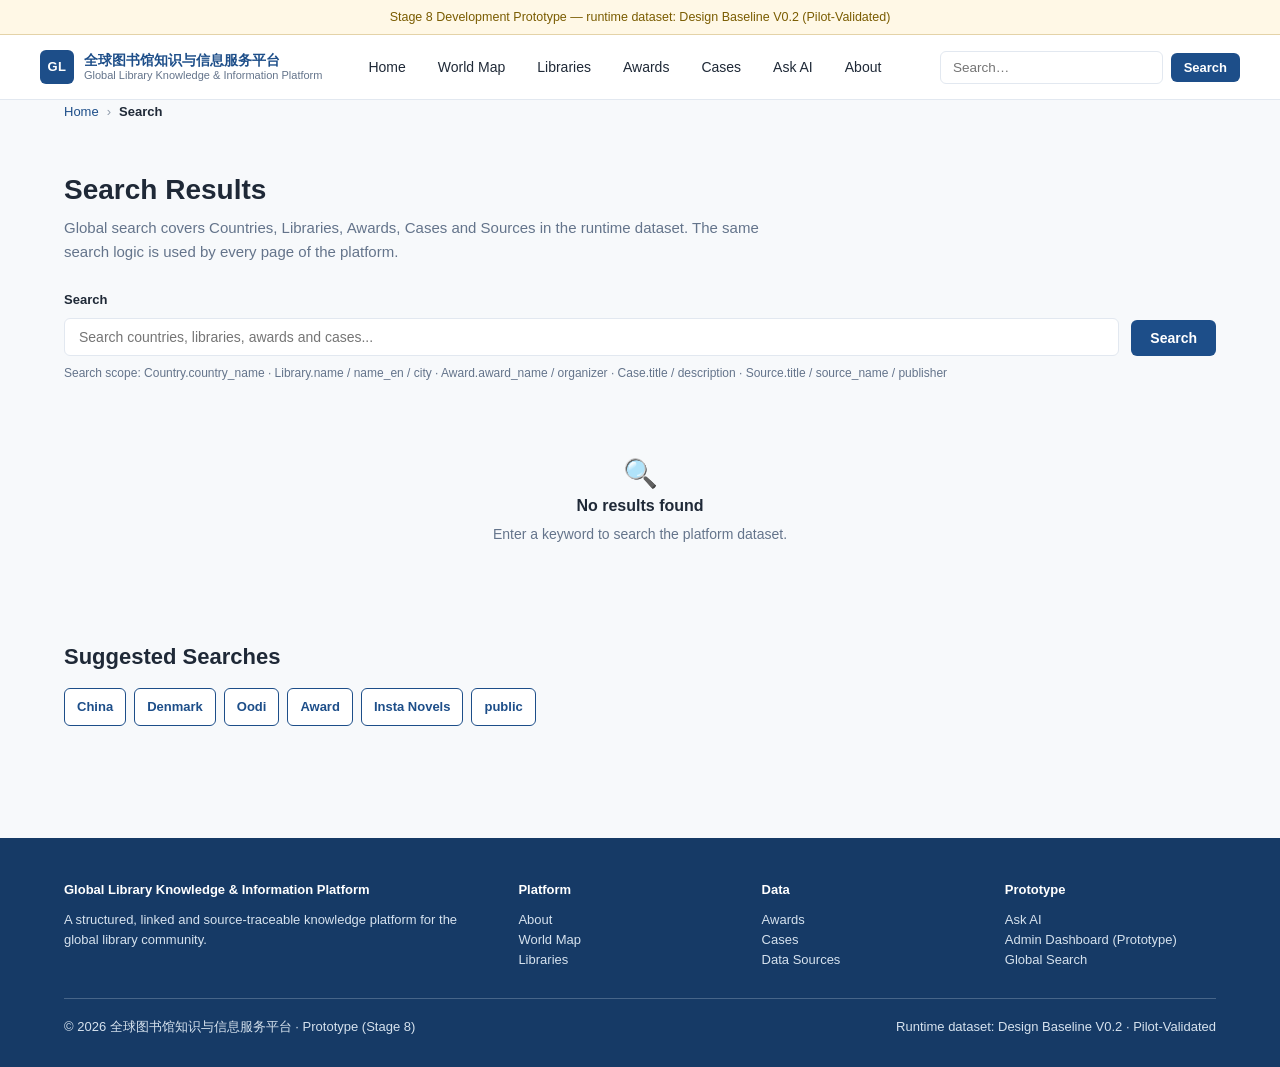
<file: pages/search.html>
<!DOCTYPE html>
<html lang="en">
<head>
  <meta charset="UTF-8">
  <meta name="viewport" content="width=device-width, initial-scale=1">
  <meta name="description" content="Global search across countries, libraries, awards and cases in the platform dataset.">
  <title>Search — Global Library Knowledge &amp; Information Platform</title>
  <link rel="icon" href="../assets/icons/favicon.svg" type="image/svg+xml">
  <link rel="stylesheet" href="../css/variables.css">
  <link rel="stylesheet" href="../css/reset.css">
  <link rel="stylesheet" href="../css/layout.css">
  <link rel="stylesheet" href="../css/components.css">
  <link rel="stylesheet" href="../css/responsive.css">
  <link rel="stylesheet" href="../css/pages.css">
</head>
<body>
  <a class="skip-link" href="#page-main">Skip to main content</a>

  <div class="dev-banner">Stage 8 Development Prototype — runtime dataset: Design Baseline V0.2 (Pilot-Validated)</div>

  <header id="site-header"></header>

  <div class="container"><div id="breadcrumb"></div></div>

  <main class="container" id="page-main" aria-live="polite">
    <noscript>
      <div class="state-box">
        <div class="state-title">JavaScript is required</div>
        <p class="state-text">This prototype loads its data with JavaScript. Please enable JavaScript and reload.</p>
      </div>
    </noscript>

    <div class="page-head">
      <h1>Search Results</h1>
      <p class="page-intro">
        Global search covers Countries, Libraries, Awards, Cases and Sources in the runtime
        dataset. The same search logic is used by every page of the platform.
      </p>
    </div>

    <!-- 搜索框（提交后更新 URL 的 q 参数，链接可分享） -->
    <section class="section" style="margin-top:24px" aria-label="Search">
      <form class="filter-row" id="search-page-form" role="search" method="get" action="search.html">
        <div class="grow">
          <label class="field-label" for="q">Search</label>
          <input class="search-box" type="search" id="q" name="q"
                 placeholder="Search countries, libraries, awards and cases...">
        </div>
        <div class="fixed" style="flex:0 0 auto">
          <label class="field-label" for="btn-search">&nbsp;</label>
          <button class="btn btn-primary" type="submit" id="btn-search">Search</button>
        </div>
      </form>
      <p class="caption" style="margin-top:8px">
        Search scope: Country.country_name · Library.name / name_en / city · Award.award_name /
        organizer · Case.title / description · Source.title / source_name / publisher
      </p>
    </section>

    <div id="search-summary" class="results-meta" style="margin-top:16px"></div>
    <div id="search-output" aria-live="polite"></div>

    <section class="section" aria-label="Suggested searches">
      <div class="section-head"><h2>Suggested Searches</h2></div>
      <div class="suggest-row">
        <a class="btn btn-secondary btn-sm" href="search.html?q=China">China</a>
        <a class="btn btn-secondary btn-sm" href="search.html?q=Denmark">Denmark</a>
        <a class="btn btn-secondary btn-sm" href="search.html?q=Oodi">Oodi</a>
        <a class="btn btn-secondary btn-sm" href="search.html?q=Award">Award</a>
        <a class="btn btn-secondary btn-sm" href="search.html?q=Insta">Insta Novels</a>
        <a class="btn btn-secondary btn-sm" href="search.html?q=public">public</a>
      </div>
    </section>
  </main>

  <footer id="site-footer"></footer>

  <script type="module" src="../js/search.js"></script>
</body>
</html>
</file>
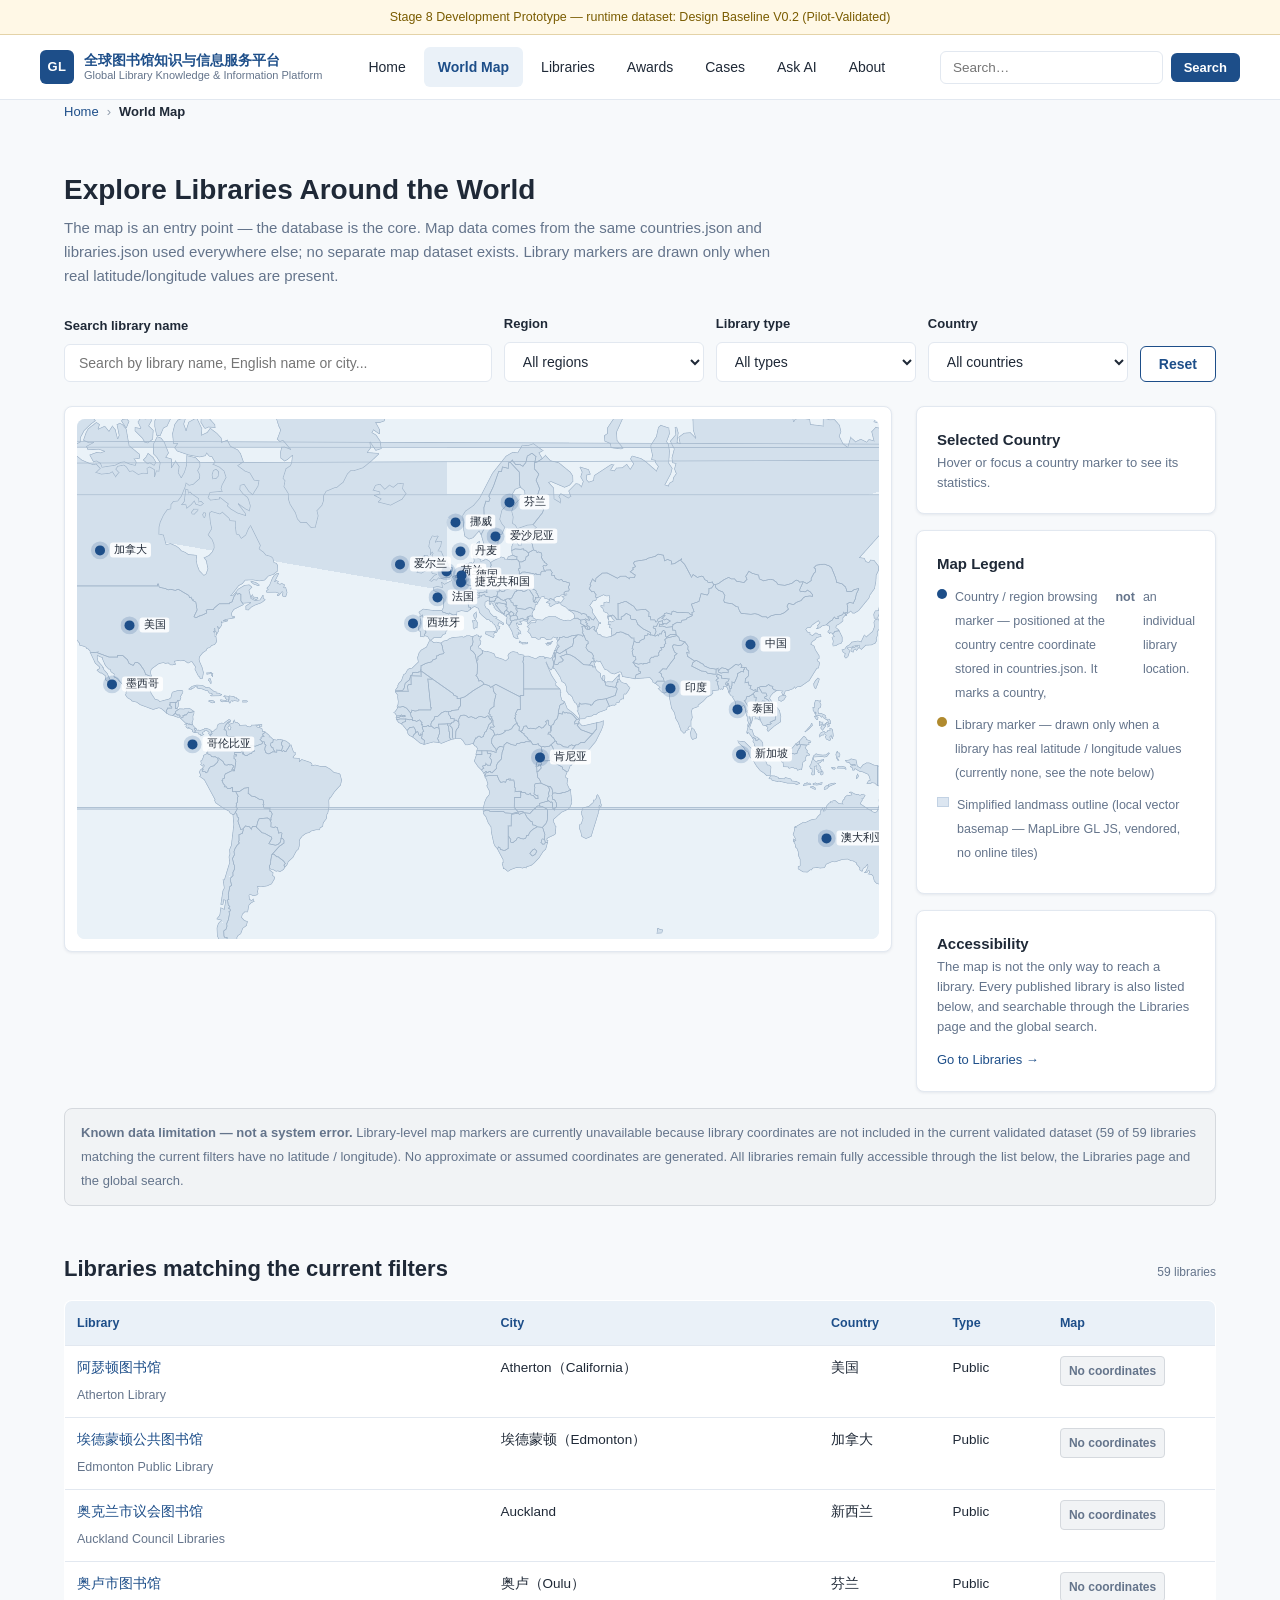
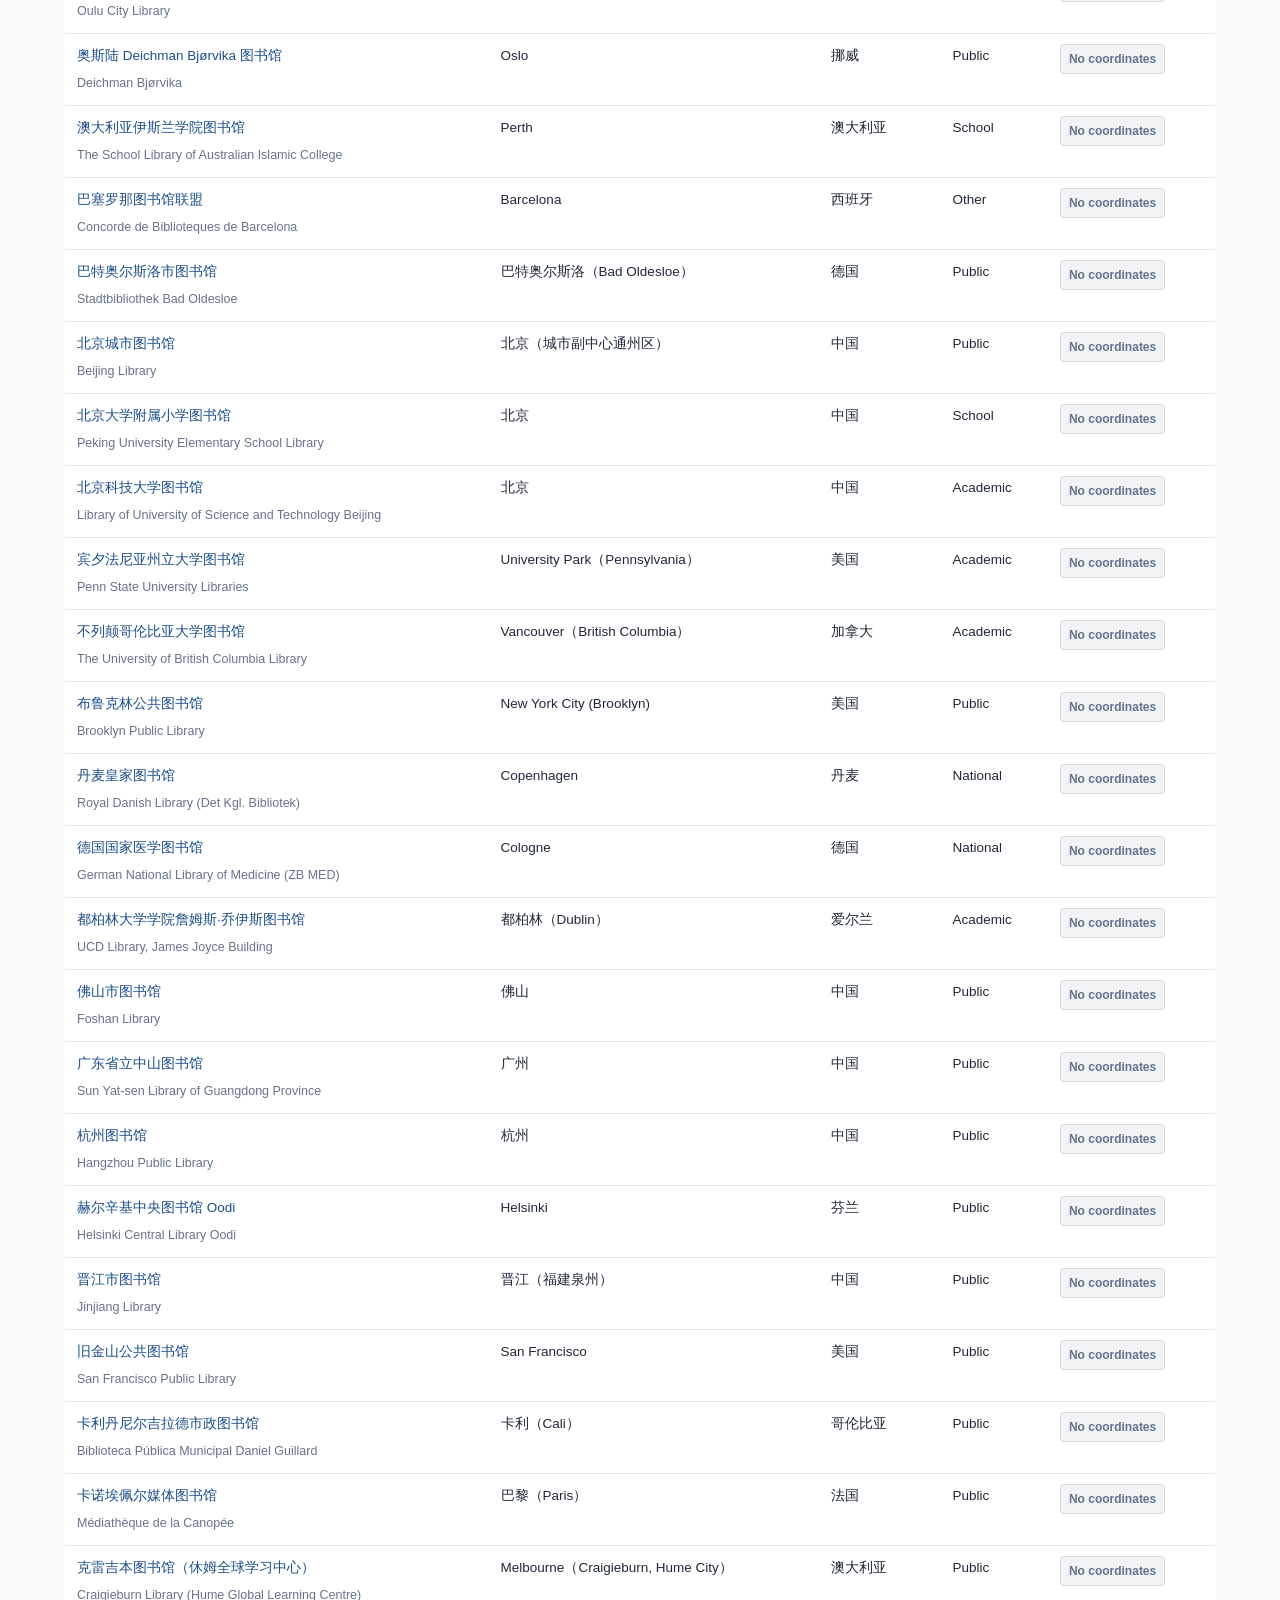
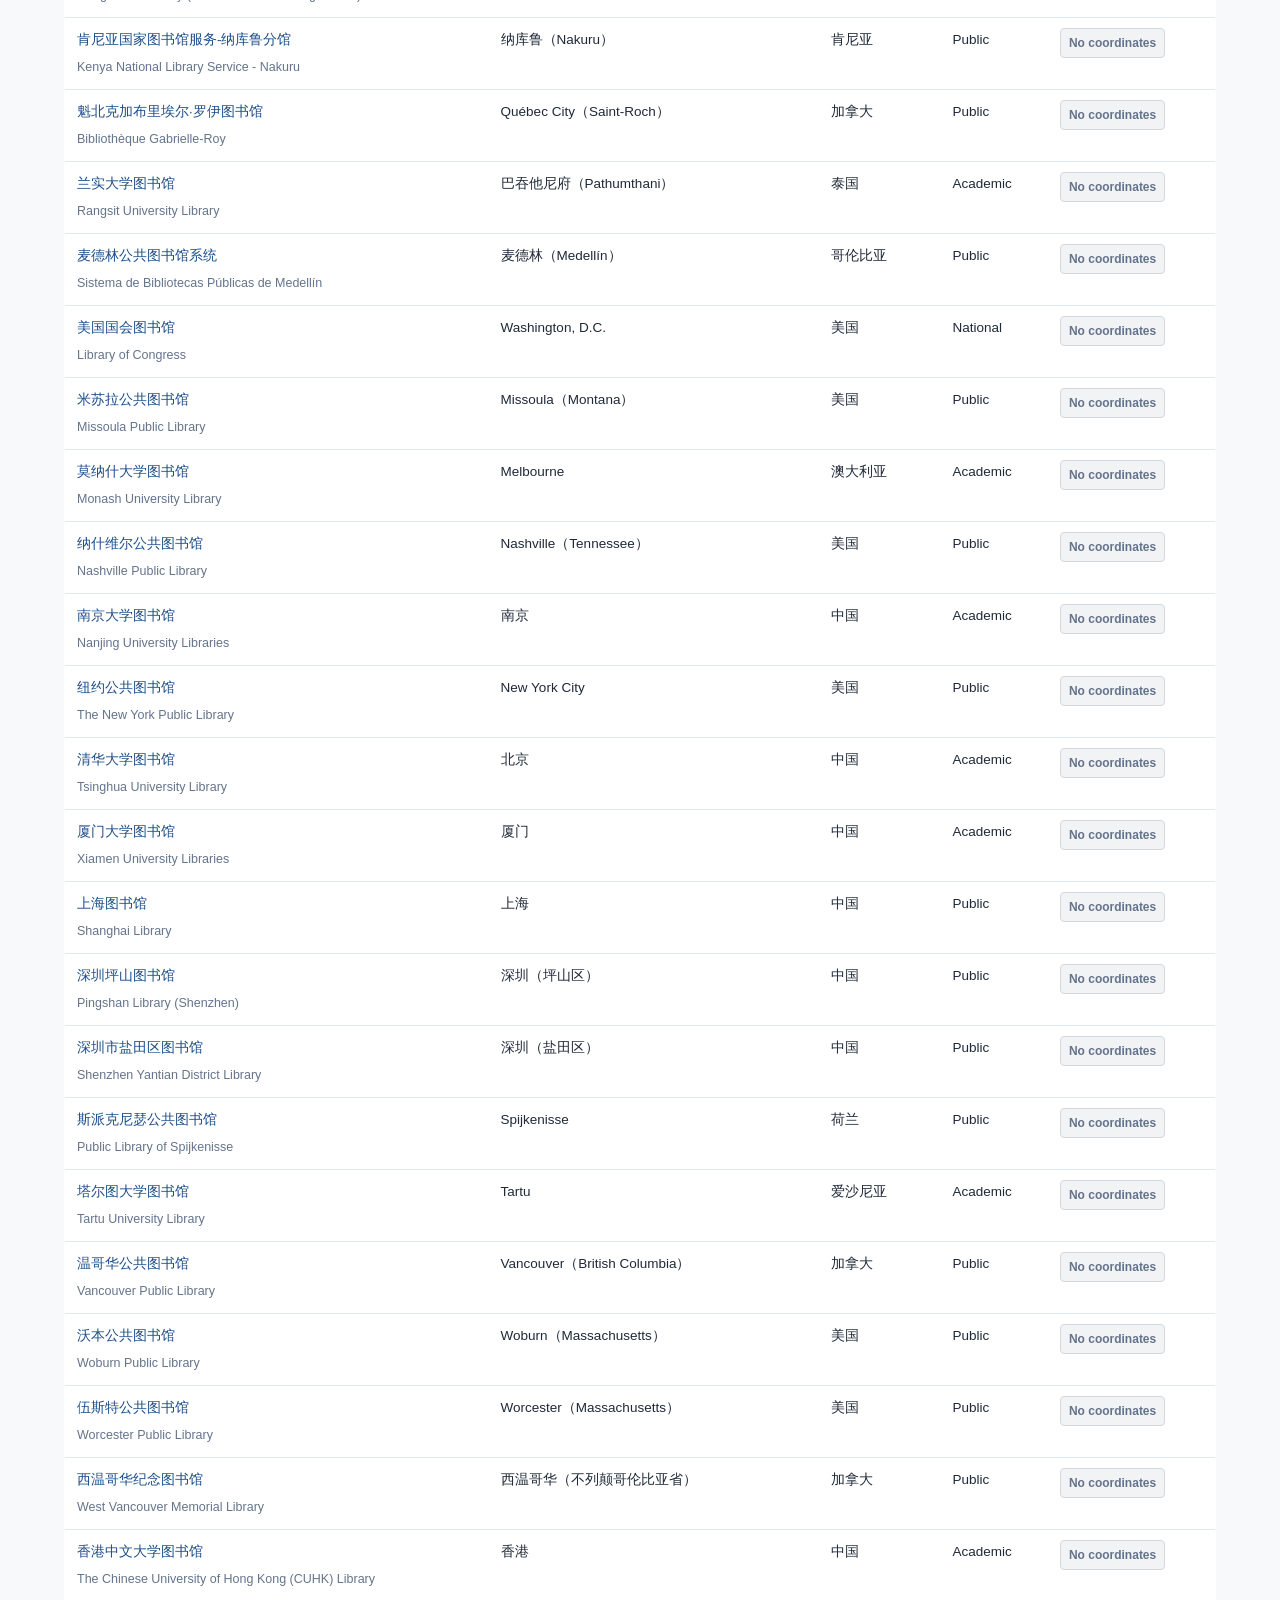
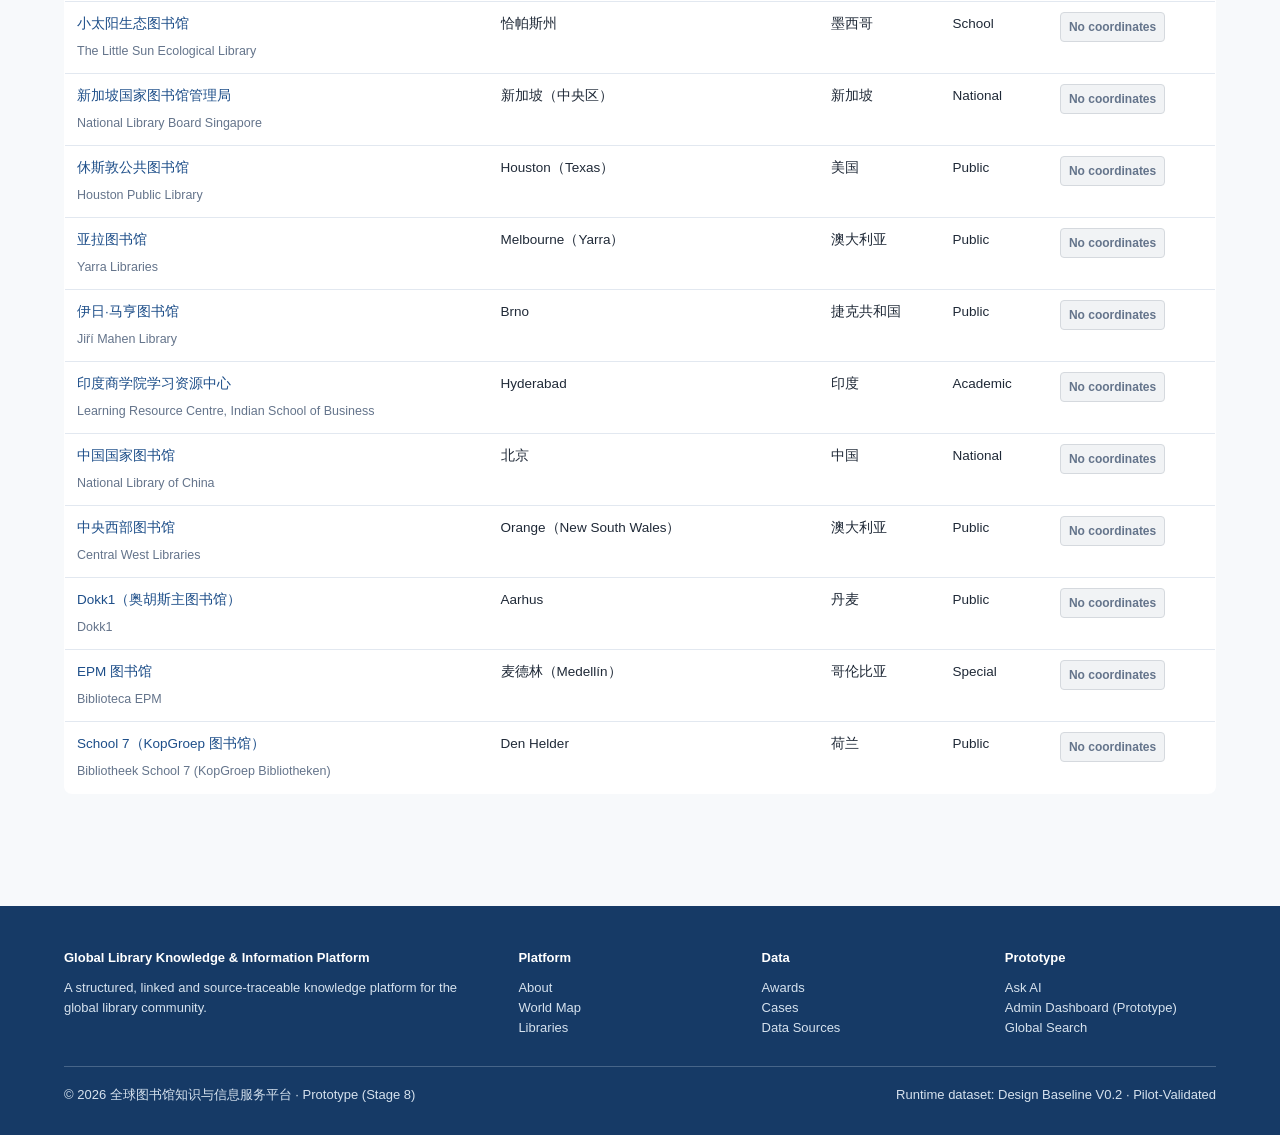
<file: pages/world-map.html>
<!DOCTYPE html>
<html lang="en">
<head>
  <meta charset="UTF-8">
  <meta name="viewport" content="width=device-width, initial-scale=1">
  <meta name="description" content="Explore libraries around the world on a local SVG map. Markers are shown only when real coordinate data is available.">
  <title>World Map — Global Library Knowledge &amp; Information Platform</title>
  <link rel="icon" href="../assets/icons/favicon.svg" type="image/svg+xml">
  <link rel="stylesheet" href="../css/variables.css">
  <link rel="stylesheet" href="../css/reset.css">
  <link rel="stylesheet" href="../css/layout.css">
  <link rel="stylesheet" href="../css/components.css">
  <link rel="stylesheet" href="../css/responsive.css">
  <link rel="stylesheet" href="../css/pages.css">
  <!-- MapLibre GL JS（本地 vendored，离线可用；地图仅作展示层，数据仍来自 data-loader.js） -->
  <link rel="stylesheet" href="../assets/vendor/maplibre-gl/maplibre-gl.css">
  <link rel="stylesheet" href="../css/map-gl.css">
</head>
<body>
  <a class="skip-link" href="#page-main">Skip to main content</a>

  <div class="dev-banner">Stage 8 Development Prototype — runtime dataset: Design Baseline V0.2 (Pilot-Validated)</div>

  <header id="site-header"></header>

  <div class="container"><div id="breadcrumb"></div></div>

  <main class="container" id="page-main" aria-live="polite">
    <noscript>
      <div class="state-box">
        <div class="state-title">JavaScript is required</div>
        <p class="state-text">This prototype loads its data with JavaScript. Please enable JavaScript and reload.</p>
      </div>
    </noscript>

    <div class="page-head">
      <h1>Explore Libraries Around the World</h1>
      <p class="page-intro">
        The map is an entry point — the database is the core. Map data comes from the same
        countries.json and libraries.json used everywhere else; no separate map dataset exists.
        Library markers are drawn only when real latitude/longitude values are present.
      </p>
    </div>

    <!-- 搜索与筛选（地图与下方列表共用同一组条件） -->
    <section class="section" style="margin-top:24px" aria-label="Map filters">
      <div class="filter-row">
        <div class="grow">
          <label class="field-label" for="q">Search library name</label>
          <input class="search-box" type="search" id="q" placeholder="Search by library name, English name or city...">
        </div>
        <div class="fixed">
          <label class="field-label" for="f-region">Region</label>
          <select class="select" id="f-region"></select>
        </div>
        <div class="fixed">
          <label class="field-label" for="f-type">Library type</label>
          <select class="select" id="f-type"></select>
        </div>
        <div class="fixed">
          <label class="field-label" for="f-country">Country</label>
          <select class="select" id="f-country"></select>
        </div>
        <div class="fixed" style="flex:0 0 auto">
          <label class="field-label" for="btn-reset">&nbsp;</label>
          <button class="btn btn-secondary" id="btn-reset" type="button">Reset</button>
        </div>
      </div>
      <div id="filter-tags" class="filter-tags" hidden></div>
    </section>

    <!-- 地图 + 右侧信息栏 -->
    <section class="map-layout" aria-label="World map">
      <div class="map-card">
        <!-- 主视图：MapLibre 动态地图（离线底图 + marker，数据来自 data-loader.js） -->
        <div class="map-canvas map-gl" id="map-gl" hidden></div>
        <!-- 降级视图：WebGL 不可用时回退到本地简化 SVG 世界地图 -->
        <div class="map-canvas" id="map-canvas"></div>
        <!-- Marker 信息卡（hover / focus 显示） -->
        <div class="map-tooltip" id="map-tooltip" role="status" hidden></div>
      </div>

      <aside class="map-aside">
        <div class="card">
          <h3>Selected Country</h3>
          <div id="selected-country">
            <p class="small muted">Hover or focus a country marker to see its statistics.</p>
          </div>
        </div>

        <div class="card" style="margin-top:16px">
          <h3>Map Legend</h3>
          <ul class="legend-list">
            <li><span class="legend-dot legend-country" aria-hidden="true"></span> Country / region browsing marker — positioned at the country centre coordinate stored in countries.json. It marks a country, <b>not</b> an individual library location.</li>
            <li><span class="legend-dot legend-library" aria-hidden="true"></span> Library marker — drawn only when a library has real latitude / longitude values (currently none, see the note below)</li>
            <li><span class="legend-shape" aria-hidden="true"></span> Simplified landmass outline (local vector basemap — MapLibre GL JS, vendored, no online tiles)</li>
          </ul>
        </div>

        <div class="card" style="margin-top:16px">
          <h3>Accessibility</h3>
          <p class="small muted">
            The map is not the only way to reach a library. Every published library is also listed below,
            and searchable through the Libraries page and the global search.
          </p>
          <p style="margin-top:10px"><a class="small" href="libraries.html">Go to Libraries →</a></p>
        </div>
      </aside>
    </section>

    <!-- 数据说明（坐标缺失提示由 js/world-map.js 动态填充） -->
    <div class="map-note-box" id="map-note-box"></div>

    <!-- 地图下方的图书馆列表（与地图共用筛选条件） -->
    <section class="section" aria-label="Libraries shown with the current filters">
      <div class="section-head">
        <h2>Libraries matching the current filters</h2>
        <span class="caption" id="map-list-count"></span>
      </div>
      <div id="map-library-list" aria-live="polite"></div>
    </section>
  </main>

  <footer id="site-footer"></footer>

  <script src="../assets/vendor/maplibre-gl/maplibre-gl.js"></script>
  <script type="module" src="../js/world-map.js"></script>
</body>
</html>
</file>
<file: css/variables.css>
/* ============================================================
   Design Tokens — 继承第六阶段 Design System（V0.2 冻结）
   全站颜色 / 字体 / 间距 / 圆角 / 阴影 / 布局变量统一定义在此
   其他 CSS 文件一律通过 var() 调用，禁止重复硬编码
   ============================================================ */

:root {
  /* ---------- Color Palette ---------- */
  --color-primary: #1D4E89;          /* 主色：深蓝（知识 / 专业 / 可信） */
  --color-primary-dark: #163A66;
  --color-primary-light: #EAF1F8;
  --color-accent: #B08A2E;           /* 辅助色：金（仅奖项 / 强调，少量使用） */
  --color-accent-light: #FBF5E6;
  --color-background: #F7F9FB;       /* 页面背景 */
  --color-surface: #FFFFFF;          /* 卡片 / 表面 */
  --color-text: #1F2937;             /* 主文字 */
  --color-text-secondary: #64748B;   /* 次文字 */
  --color-border: #E2E8F0;          /* 边框 */
  --color-link: #1D4E89;

  /* 状态色（draft / pending / published / error） */
  --color-success: #2E7D32;   --color-success-bg: #E8F3E9;   --color-success-border: #CBE3CC;
  --color-warning: #B26A00;   --color-warning-bg: #FDF1E3;   --color-warning-border: #EED9B8;
  --color-neutral: #6B7280;  --color-neutral-bg: #F1F3F5;    --color-neutral-border: #D5D9DE;
  --color-error: #C62828;     --color-error-bg: #FBEAEA;

  /* ---------- Typography ---------- */
  /* 字号：H1 28/36 · H2 22/30 · H3 18/26 · H4 16/24 · Body 15/24 · Small 13/20 · Caption 12/18 */
  --font-family: -apple-system, BlinkMacSystemFont, "Segoe UI", Roboto, "Helvetica Neue",
                 Arial, "Microsoft YaHei", "PingFang SC", sans-serif;
  --font-size-h1: 28px;  --line-height-h1: 36px;
  --font-size-h2: 22px;  --line-height-h2: 30px;
  --font-size-h3: 18px;  --line-height-h3: 26px;
  --font-size-h4: 16px;  --line-height-h4: 24px;
  --font-size-body: 15px; --line-height-body: 24px;
  --font-size-small: 13px; --line-height-small: 20px;
  --font-size-caption: 12px; --line-height-caption: 18px;

  /* ---------- Spacing（4 / 8 / 16 / 24 / 32 / 48 / 64） ---------- */
  --space-4: 4px;
  --space-8: 8px;
  --space-16: 16px;
  --space-24: 24px;
  --space-32: 32px;
  --space-48: 48px;
  --space-64: 64px;

  /* ---------- Radius / Shadow ---------- */
  --radius-button: 6px;    /* 按钮、输入框 */
  --radius-card: 8px;      /* 卡片 */
  --shadow-card: 0 1px 3px rgba(15, 40, 80, .08);

  /* ---------- Layout ---------- */
  --max-content-width: 1200px;
  --header-height: 64px;

  /* ---------- Responsive 断点（CSS 变量不能存媒体查询，仅作文档说明） ----------
     Desktop  ≥1200px
     Tablet   768–1199px
     Mobile   <768px
     实际断点写在 responsive.css 中                                  */
}
</file>
<file: css/layout.css>
/* ============================================================
   Layout — 页面骨架：容器 / 区块 / Header / Footer / Hero
   依赖 variables.css
   ============================================================ */

/* ---------- 容器与区块 ---------- */
.container {
  max-width: var(--max-content-width);
  margin: 0 auto;
  padding: 0 var(--space-24);
}

main.container {
  padding-top: var(--space-24);
  padding-bottom: var(--space-48);
}

.section { margin-top: var(--space-48); }

.section-head {
  display: flex; align-items: baseline; justify-content: space-between;
  margin-bottom: var(--space-16); gap: var(--space-16); flex-wrap: wrap;
}
.section-head .more { font-size: var(--font-size-small); }

/* ---------- Header ---------- */
.site-header {
  background: var(--color-surface);
  border-bottom: 1px solid var(--color-border);
  position: sticky; top: 0; z-index: 50;
}

.header-inner {
  display: flex; align-items: center; gap: var(--space-32);
  min-height: var(--header-height); flex-wrap: wrap; padding: var(--space-8) 0;
}

.brand {
  display: flex; align-items: center; gap: 10px;
  color: var(--color-primary); font-weight: 700; white-space: nowrap;
}
.brand:hover { text-decoration: none; }
.brand-mark {
  width: 34px; height: 34px; border-radius: var(--radius-button);
  background: var(--color-primary); color: #fff;
  display: flex; align-items: center; justify-content: center;
  font-size: 13px; letter-spacing: .5px; flex-shrink: 0;
}
.brand-text { font-size: 14px; line-height: 1.2; }
.brand-text .en { display: block; font-size: 11px; color: var(--color-text-secondary); font-weight: 500; }

.main-nav { display: flex; gap: var(--space-4); flex: 1; }
.main-nav a {
  padding: var(--space-8) 14px; border-radius: var(--radius-button);
  color: var(--color-text); font-size: 14px; font-weight: 500;
}
.main-nav a:hover { background: var(--color-primary-light); text-decoration: none; }
.main-nav a.active { background: var(--color-primary-light); color: var(--color-primary); font-weight: 600; }

.header-actions { display: flex; align-items: center; gap: 12px; }

/* 移动端菜单折叠按钮（仅移动端显示，见 responsive.css） */
.nav-toggle {
  display: none;
  border: 1px solid var(--color-border); border-radius: var(--radius-button);
  background: var(--color-surface); color: var(--color-text);
  padding: 8px 12px; font-size: 14px; font-family: var(--font-family); cursor: pointer;
}

/* ---------- Hero ---------- */
.hero {
  background: linear-gradient(180deg, var(--color-primary-light) 0%, var(--color-background) 100%);
  border-bottom: 1px solid var(--color-border);
  padding: 56px 0 40px;
}
.hero h1 { max-width: 640px; }
.hero .sub {
  font-size: 16px; color: var(--color-text-secondary);
  max-width: 620px; margin-top: 12px;
}
.global-search {
  display: flex; gap: var(--space-8);
  max-width: 640px; margin-top: var(--space-24);
}
.global-search input { flex: 1; padding: 12px 16px; }
.hero .search-hint { margin-top: 10px; }

/* ---------- Footer ---------- */
.site-footer {
  background: var(--color-primary-dark); color: #D6E2EE;
  margin-top: var(--space-64); padding: 40px 0 28px; font-size: 13px;
}
.footer-cols { display: grid; grid-template-columns: 2fr 1fr 1fr 1fr; gap: var(--space-32); }
.site-footer a { color: #D6E2EE; }
.site-footer .footer-bottom {
  border-top: 1px solid rgba(214, 226, 238, .25);
  margin-top: 28px; padding-top: 16px;
  display: flex; justify-content: space-between; flex-wrap: wrap; gap: var(--space-8);
}

/* ---------- 开发版本提示条 ---------- */
.dev-banner {
  background: #FFF8E6; border-bottom: 1px solid #E4D3A8; color: #7A5C00;
  font-size: 12.5px; text-align: center; padding: 5px 12px;
}
</file>
<file: css/components.css>
/* ============================================================
   Components — 按钮 / 表单 / 卡片 / 标签 / 统计框 / 地图 / 状态
   依赖 variables.css
   ============================================================ */

/* ---------- Buttons ---------- */
.btn {
  display: inline-flex; align-items: center; justify-content: center; gap: var(--space-8);
  padding: 9px 18px; border-radius: var(--radius-button);
  font-size: 14px; font-weight: 600; cursor: pointer;
  border: 1px solid transparent; font-family: var(--font-family);
}
.btn-primary { background: var(--color-primary); color: #fff; }
.btn-primary:hover { background: var(--color-primary-dark); text-decoration: none; }
.btn-secondary { background: var(--color-surface); color: var(--color-primary); border-color: var(--color-primary); }
.btn-text { background: none; color: var(--color-link); padding: 6px 4px; }

/* ---------- Forms ---------- */
.search-box, .input, select.select {
  width: 100%; padding: 10px 14px;
  border: 1px solid var(--color-border); border-radius: var(--radius-button);
  font-size: 14px; font-family: var(--font-family);
  background: var(--color-surface); color: var(--color-text);
}
.search-box:focus, .input:focus, select.select:focus {
  outline: 2px solid var(--color-primary); outline-offset: 1px;
}
label.field-label { display: block; font-size: 13px; font-weight: 600; margin-bottom: 6px; }

/* ---------- Cards ---------- */
.card {
  background: var(--color-surface);
  border: 1px solid var(--color-border);
  border-radius: var(--radius-card);
  padding: 20px;
  box-shadow: var(--shadow-card);
}
.card-grid {
  display: grid;
  grid-template-columns: repeat(auto-fill, minmax(260px, 1fr));
  gap: var(--space-16);
}
.card-top { display: flex; justify-content: space-between; align-items: flex-start; gap: var(--space-8); }
.card-title { font-size: 16px; font-weight: 600; margin-bottom: var(--space-4); }
.card-sub { font-size: 13px; color: var(--color-text-secondary); margin-bottom: var(--space-8); }
.card-desc {
  font-size: 13px; color: var(--color-text-secondary);
  margin: var(--space-8) 0 14px;
  display: -webkit-box; -webkit-line-clamp: 2; -webkit-box-orient: vertical; overflow: hidden;
}
.card-link { font-size: 13px; font-weight: 600; }

/* ---------- Tags / Badges（不依赖颜色表达，必含文字） ---------- */
.tag {
  display: inline-flex; align-items: center; gap: var(--space-4);
  padding: 2px 8px; border-radius: 4px;
  font-size: 12px; font-weight: 600; border: 1px solid; white-space: nowrap;
}
.tag-type   { color: var(--color-primary); background: var(--color-primary-light); border-color: #C7D8EA; }
.tag-topic  { color: #2A6E6A; background: #EAF4F3; border-color: #C5DEDC; }
.tag-result { color: var(--color-accent); background: var(--color-accent-light); border-color: #E4D3A8; }
.tag-country { color: var(--color-text-secondary); background: var(--color-neutral-bg); border-color: var(--color-neutral-border); }

/* ---------- Statistics ---------- */
.stat-grid { display: grid; grid-template-columns: repeat(4, 1fr); gap: var(--space-16); }
.stat-box {
  background: var(--color-surface); border: 1px solid var(--color-border);
  border-radius: var(--radius-card); padding: 20px 24px; text-align: center;
}
.stat-num { font-size: 30px; font-weight: 700; color: var(--color-primary); }
.stat-label { font-size: 13px; color: var(--color-text-secondary); margin-top: 2px; }

/* ---------- Map ---------- */
.map-wrap {
  background: var(--color-surface); border: 1px solid var(--color-border);
  border-radius: var(--radius-card); overflow: hidden; position: relative;
}
.map-note {
  position: absolute; left: 12px; bottom: 12px;
  background: rgba(255, 255, 255, .92); border: 1px solid var(--color-border);
  border-radius: var(--radius-button); padding: 4px 10px;
  font-size: 12px; color: var(--color-text-secondary);
}
.map-actions {
  position: absolute; right: 12px; top: 12px;
}
.country-shape { fill: #D8E2EC; stroke: #FFFFFF; stroke-width: 1; }
.marker { fill: var(--color-primary); stroke: #fff; stroke-width: 1.2; }

/* ---------- 状态（Loading / Error / Empty） ---------- */
.state-box { text-align: center; padding: 48px 24px; color: var(--color-text-secondary); }
.state-box .icon { font-size: 28px; display: block; margin-bottom: var(--space-8); }
.state-box .state-title { font-size: 16px; font-weight: 600; color: var(--color-text); }
.state-box .state-text { font-size: 14px; margin-top: var(--space-4); }
.state-box .state-actions { margin-top: var(--space-16); }

/* ---------- 搜索结果（首页内嵌） ---------- */
.search-results { margin-top: 24px; }
.result-list { display: grid; gap: var(--space-8); }
.result-item {
  display: flex; align-items: center; gap: var(--space-16);
  background: var(--color-surface); border: 1px solid var(--color-border);
  border-radius: var(--radius-card); padding: 12px 16px;
}
.result-item:hover { border-color: var(--color-primary); text-decoration: none; }
.result-info { flex: 1; min-width: 0; }
.result-title { font-size: 14px; font-weight: 600; color: var(--color-text); }
.result-sub { font-size: 12.5px; color: var(--color-text-secondary); margin-top: 2px; }
</file>
<file: css/responsive.css>
/* ============================================================
   Responsive — 断点规则（继承第六阶段 07-Responsive-Rules）
   Desktop ≥1200px · Tablet 768–1199px · Mobile <768px
   ============================================================ */

/* ---------- Tablet 768–1199px ---------- */
@media (max-width: 1199px) {
  .stat-grid { grid-template-columns: repeat(2, 1fr); }
  .footer-cols { grid-template-columns: 1fr 1fr; }

  /* 卡片网格：桌面 3–4 列 → 平板 2 列 */
  .card-grid { grid-template-columns: repeat(2, 1fr); }

  /* 空间较窄时收紧 Header 间距，保证 7 项导航仍在一行内 */
  .header-inner { gap: var(--space-16); }
  .main-nav { overflow-x: auto; }
  .main-nav a { padding: var(--space-8) 10px; }
}

/* ---------- Mobile <768px ---------- */
@media (max-width: 767px) {
  .header-inner { padding: 12px 0; }

  /* 移动端：导航折叠为按钮 + 下拉区块 */
  .nav-toggle { display: inline-flex; }
  .main-nav {
    display: none; order: 3; width: 100%;
    flex-direction: column; gap: var(--space-4);
    padding-bottom: var(--space-12, 12px);
  }
  .main-nav.open { display: flex; }
  .main-nav a { padding: 10px 14px; }

  /* 卡片网格：平板 2 列 → 手机 1 列 */
  .card-grid { grid-template-columns: 1fr; }
  .stat-grid { grid-template-columns: repeat(2, 1fr); }

  .hero { padding: 32px 0 28px; }
  .global-search { flex-direction: column; }
  .global-search .btn { width: 100%; }

  .result-item { flex-direction: column; align-items: flex-start; gap: var(--space-4); }

  .section-head { flex-direction: column; align-items: flex-start; gap: var(--space-8); }
}
</file>
<file: css/home.css>
/* ============================================================
   Home — 首页专属样式（其余通用样式见 layout / components）
   依赖 variables.css
   ============================================================ */

/* 首页数据区块在 JS 渲染前隐藏，避免出现空白卡片占位 */
[data-await-render] { display: none; }

/* Ask AI 入口卡片 */
.ask-ai-entry {
  display: flex; gap: var(--space-24); align-items: center;
  justify-content: space-between; flex-wrap: wrap;
}
.ask-ai-entry .ai-badge {
  font-size: 12px; font-weight: 700; color: var(--color-accent);
  background: var(--color-accent-light); border: 1px solid #E4D3A8;
  border-radius: 4px; padding: 2px 8px; margin-left: var(--space-8);
}

/* 地图预览占位（正式交互地图在后续 STEP 实现） */
.map-placeholder { position: relative; }
.map-placeholder svg { display: block; width: 100%; height: auto; }
</file>
<file: css/pages.css>
/* ============================================================
   Pages — STEP 2 页面样式：Libraries 列表 / Library Profile / Country Profile
   依赖 variables.css / components.css
   （Breadcrumb / 筛选面板 / 详情头 / 数据表 / 来源列表 / 分页）
   ============================================================ */

/* ---------- 页面标题区 ---------- */
.page-head h1 { font-size: 28px; line-height: 36px; }
.page-head .page-intro {
  font-size: 15px; color: var(--color-text-secondary);
  margin-top: var(--space-8); max-width: 720px;
}

/* ---------- Breadcrumb ---------- */
.breadcrumb {
  display: flex; flex-wrap: wrap; align-items: center; gap: 8px;
  font-size: 13px; color: var(--color-text-secondary);
  margin-bottom: var(--space-24);
}
.breadcrumb a { color: var(--color-link); }
.breadcrumb .sep { color: var(--color-text-secondary); opacity: .7; }
.breadcrumb [aria-current="page"] { color: var(--color-text); font-weight: 600; }

/* ---------- Libraries 列表布局（左侧筛选 + 右侧结果） ---------- */
.lib-page-layout {
  display: grid;
  grid-template-columns: 280px 1fr;
  gap: var(--space-24);
  align-items: start;
  margin-top: var(--space-16);
}

/* 筛选面板 */
.filter-panel {
  background: var(--color-surface);
  border: 1px solid var(--color-border);
  border-radius: var(--radius-card);
  padding: 20px;
  display: grid;
  gap: var(--space-16);
}
.filter-panel h2 { font-size: 16px; }
.filter-panel .filter-actions { display: flex; gap: 8px; }

/* 搜索 + 排序行 */
.filter-row {
  display: flex; flex-wrap: wrap; gap: 12px; align-items: flex-end;
  margin-top: var(--space-16);
}
.filter-row .grow { flex: 2 1 320px; }
.filter-row .fixed { flex: 0 1 200px; }

/* 已选筛选条件（Filter Tags） */
.filter-tags { display: flex; flex-wrap: wrap; gap: 8px; margin-top: var(--space-12); }
.filter-tag {
  display: inline-flex; align-items: center; gap: 6px;
  border: 1px solid #C7D8EA; background: var(--color-primary-light);
  color: var(--color-primary); border-radius: 999px;
  padding: 3px 6px 3px 12px; font-size: 12.5px; font-weight: 600;
}
.filter-tag button {
  border: none; background: transparent; color: inherit;
  cursor: pointer; font-size: 14px; line-height: 1;
  padding: 2px 6px; border-radius: 999px; font-weight: 700;
}
.filter-tag button:hover { background: rgba(29, 78, 137, .12); }
.filter-tag button:focus-visible { outline: 2px solid var(--color-primary); }

/* 结果统计行 */
.results-meta {
  display: flex; justify-content: space-between; align-items: baseline;
  flex-wrap: wrap; gap: var(--space-8); margin-bottom: var(--space-16);
}
.results-meta .count { font-size: 13.5px; color: var(--color-text-secondary); }
/* Final QA：超长关键词（无空格）在窄屏必须能断行，避免撑破视口 */
.results-meta .count,
.state-text,
.state-title,
.page-head h1,
.detail-head h1 { overflow-wrap: anywhere; word-break: break-word; }

/* ---------- Pagination ---------- */
.pagination { display: flex; gap: 8px; justify-content: center; margin-top: var(--space-24); flex-wrap: wrap; }
.pagination .page-btn {
  min-width: 36px; padding: 7px 12px; text-align: center;
  border: 1px solid var(--color-border); border-radius: var(--radius-button);
  background: var(--color-surface); color: var(--color-text);
  font-size: 14px; font-weight: 600;
}
.pagination .page-btn:hover { border-color: var(--color-primary); color: var(--color-primary); text-decoration: none; }
.pagination .page-btn.current { background: var(--color-primary); border-color: var(--color-primary); color: #fff; }
.pagination .page-btn[aria-disabled="true"] { opacity: .45; pointer-events: none; }

/* ---------- 详情页（Library / Country Profile） ---------- */
.detail-head {
  display: flex; justify-content: space-between; align-items: flex-start;
  gap: var(--space-24); flex-wrap: wrap;
}
.detail-head h1 { font-size: 28px; line-height: 36px; }
.detail-head .detail-sub {
  margin-top: var(--space-8); color: var(--color-text-secondary);
  display: flex; align-items: center; gap: 8px; flex-wrap: wrap;
}
.detail-head .detail-desc {
  margin-top: var(--space-12); max-width: 680px;
  color: var(--color-text-secondary); font-size: 14.5px;
}

/* 键值元信息列表（Founded year / Website / Quick Facts 等） */
.meta-list { display: grid; grid-template-columns: 160px 1fr; gap: 6px 16px; margin-top: var(--space-16); }
.meta-list dt { font-size: 13px; font-weight: 600; color: var(--color-text-secondary); }
.meta-list dd { font-size: 14px; word-break: break-word; }

/* 主内容 + 右侧栏两栏布局 */
.detail-layout {
  display: grid; grid-template-columns: 1fr 300px;
  gap: var(--space-24); align-items: start;
}
.detail-aside .card { position: sticky; top: 88px; }
.detail-aside h3 { font-size: 15px; }
.detail-aside ul { margin-top: var(--space-8); padding-left: 18px; }
.detail-aside li { margin: 4px 0; }

/* 详情区块内的大标题（Awards / Cases / Sources） */
.detail-section h2 { font-size: 19px; }
.detail-section .section-head { margin-bottom: var(--space-12); }

/* ---------- 数据表（Award 列表） ---------- */
.table-scroll { overflow-x: auto; }
.data-table {
  width: 100%; border-collapse: collapse;
  background: var(--color-surface);
  border: 1px solid var(--color-border);
  border-radius: var(--radius-card);
  overflow: hidden;
  font-size: 13.5px;
}
.data-table th, .data-table td {
  padding: 10px 12px; text-align: left; vertical-align: top;
  border-bottom: 1px solid var(--color-border);
}
.data-table th {
  background: var(--color-primary-light); color: var(--color-primary);
  font-size: 12.5px; font-weight: 700; white-space: nowrap;
}
.data-table tr:last-child td { border-bottom: none; }
.data-table .muted-line { color: var(--color-text-secondary); font-size: 12.5px; margin-top: 3px; }

/* ---------- 来源（Source）列表 ---------- */
.source-list { display: grid; gap: var(--space-12); max-width: 860px; }
.source-item {
  background: var(--color-surface);
  border: 1px solid var(--color-border);
  border-radius: var(--radius-card);
  padding: 14px 18px;
}
.source-item .s-name { font-size: 14.5px; font-weight: 600; display: flex; align-items: center; gap: 8px; flex-wrap: wrap; }
.source-item .s-meta { font-size: 12.5px; color: var(--color-text-secondary); margin-top: 4px; }
.source-item a.small { display: inline-block; margin-top: 6px; }

/* ---------- Last updated（每页底部一次） ---------- */
.last-updated {
  margin-top: var(--space-24); padding-top: var(--space-12);
  border-top: 1px dashed var(--color-border);
  font-size: 12.5px; color: var(--color-text-secondary); max-width: 860px;
}

/* ---------- 响应式（断点继承第六阶段） ---------- */

/* Tablet 768–1199px：筛选置顶为横排，卡片 2 列（沿用全局规则） */
@media (max-width: 1199px) {
  .lib-page-layout { grid-template-columns: 1fr; }
  .filter-panel { grid-template-columns: repeat(auto-fit, minmax(200px, 1fr)); }
  .detail-layout { grid-template-columns: 1fr; }
  .detail-aside .card { position: static; }
}

/* Mobile <768px：筛选堆叠，卡片 1 列（沿用全局规则） */
@media (max-width: 767px) {
  .filter-row { flex-direction: column; align-items: stretch; }
  .filter-row .grow, .filter-row .fixed { flex: 1 1 auto; }
  .detail-head h1, .page-head h1 { font-size: 24px; line-height: 32px; }
  .meta-list { grid-template-columns: 1fr; gap: 2px 0; }
  .meta-list dt { margin-top: 8px; }
  .data-table { font-size: 12.5px; }
}

/* ============================================================
   STEP 3 新增：Header 搜索 / 结果分组 / 地图 / Ask AI / About / Admin
   ============================================================ */

/* ---------- Header 全站搜索（所有页面统一） ---------- */
.header-search {
  display: flex; align-items: center; gap: 8px;
  flex: 0 1 300px; margin-left: auto;
}
.header-search .search-box { padding: 8px 12px; font-size: 13.5px; }
.btn-sm { padding: 6px 12px; font-size: 13px; }
.btn-xs { padding: 3px 8px; font-size: 12px; }

/* ---------- 提示框（Ask AI / Admin 的原型声明） ---------- */
.notice-box {
  background: var(--color-warning-bg);
  border: 1px solid var(--color-warning-border);
  border-radius: var(--radius-card);
  padding: 12px 16px; font-size: 13.5px; line-height: 1.6;
  color: var(--color-text); margin-top: var(--space-16); max-width: 860px;
}
.notice-box code, .content-list code {
  background: var(--color-neutral-bg); padding: 1px 5px; border-radius: 4px; font-size: 12.5px;
}

/* ---------- 搜索结果页 ---------- */
.result-group { margin-top: var(--space-32); }
.result-group h2 { display: flex; align-items: center; gap: 8px; }
.count-badge {
  display: inline-flex; align-items: center; justify-content: center;
  min-width: 24px; height: 22px; padding: 0 7px; border-radius: 999px;
  background: var(--color-primary-light); color: var(--color-primary);
  font-size: 12.5px; font-weight: 700;
}
.suggest-row { display: flex; flex-wrap: wrap; gap: 8px; margin-top: var(--space-12); }

/* ---------- World Map ---------- */
.map-layout {
  display: grid; grid-template-columns: 1fr 300px;
  gap: var(--space-24); align-items: start; margin-top: var(--space-24);
}
.map-card {
  position: relative;
  background: var(--color-surface);
  border: 1px solid var(--color-border);
  border-radius: var(--radius-card);
  padding: 12px;
  box-shadow: var(--shadow-card);
}
.map-canvas { width: 100%; }
.world-map-svg { display: block; width: 100%; height: auto; }
.map-ocean { fill: #F4F7FA; }
.map-graticule line { stroke: #E4EBF3; stroke-width: 1; }
.landmass { fill: #DCE6F1; stroke: #C2D2E4; stroke-width: 1; }

.map-marker { cursor: pointer; }
.map-marker circle { fill: var(--color-primary); }
.map-marker .marker-ring {
  fill: none; stroke: var(--color-primary); stroke-width: 1.5; opacity: .35;
}
.map-marker.marker-library circle { fill: var(--color-accent); }
.map-marker text {
  font-size: 11px; fill: var(--color-text); font-family: var(--font-family);
  paint-order: stroke; stroke: #fff; stroke-width: 3px; stroke-linejoin: round;
}
.map-marker:hover circle, .map-marker:focus circle { fill: var(--color-primary-dark); }
.map-marker:focus { outline: none; }
.map-marker:focus .marker-ring { opacity: .95; stroke-width: 2.5; }

/* Marker 信息卡 */
.map-tooltip {
  position: absolute; z-index: 5; transform: translate(-50%, -115%);
  background: var(--color-surface);
  border: 1px solid var(--color-border);
  border-radius: var(--radius-card);
  box-shadow: 0 4px 14px rgba(15, 40, 80, .16);
  padding: 10px 14px; min-width: 180px; max-width: 260px;
  pointer-events: none;
}
.map-tooltip.align-right { transform: translate(-92%, -115%); }
.map-tooltip.align-left { transform: translate(-8%, -115%); }
.map-tooltip .tt-title { font-size: 14px; font-weight: 600; }
.map-tooltip .tt-sub { font-size: 12.5px; color: var(--color-text-secondary); margin-top: 2px; }
.map-tooltip .tt-meta { font-size: 12.5px; margin-top: 4px; }
.map-tooltip .tt-link { font-size: 12px; font-weight: 600; color: var(--color-primary); margin-top: 6px; }

.map-note-box {
  margin-top: var(--space-16);
  background: var(--color-neutral-bg);
  border: 1px solid var(--color-neutral-border);
  border-radius: var(--radius-card);
  padding: 12px 16px;
}
.map-note-text { font-size: 13px; color: var(--color-text-secondary); }

.map-aside h3 { font-size: 15px; }
.legend-list { list-style: none; padding: 0; margin-top: var(--space-8); }
.legend-list li {
  display: flex; gap: 8px; align-items: flex-start;
  font-size: 12.5px; color: var(--color-text-secondary); margin-bottom: 8px;
}
.legend-dot {
  width: 10px; height: 10px; border-radius: 50%; flex-shrink: 0; margin-top: 4px;
}
.legend-dot.legend-country { background: var(--color-primary); }
.legend-dot.legend-library { background: var(--color-accent); }
.legend-shape {
  width: 12px; height: 10px; background: #DCE6F1; border: 1px solid #C2D2E4;
  flex-shrink: 0; margin-top: 4px;
}
.sc-name { font-size: 16px; font-weight: 600; }
.sc-stats { display: flex; gap: var(--space-16); margin-top: var(--space-12); }
.sc-stats b { display: block; font-size: 20px; color: var(--color-primary); }
.sc-stats span { font-size: 12px; color: var(--color-text-secondary); }

/* ---------- Ask AI ---------- */
.ask-form { max-width: 860px; }
.ask-textarea {
  width: 100%; font-family: var(--font-family); font-size: 14px; resize: vertical;
  padding: 10px 12px; border: 1px solid var(--color-border);
  border-radius: var(--radius-button); background: var(--color-surface); color: var(--color-text);
}
.ask-textarea:focus { border-color: var(--color-primary); outline: none; box-shadow: 0 0 0 3px rgba(29,78,137,.12); }
.ask-actions { display: flex; align-items: center; gap: 12px; margin-top: var(--space-12); flex-wrap: wrap; }
.answer-box {
  background: var(--color-surface);
  border: 1px solid var(--color-border);
  border-left: 3px solid var(--color-primary);
  border-radius: var(--radius-card);
  padding: 16px 20px; max-width: 860px;
}
.answer-text { font-size: 14.5px; line-height: 1.7; }
.answer-footnote {
  font-size: 12px; color: var(--color-text-secondary); margin-top: 10px;
  padding-top: 8px; border-top: 1px dashed var(--color-border);
}

/* ---------- About / 通用内容列表 ---------- */
.content-list { margin: var(--space-12) 0 0 0; padding-left: 20px; max-width: 760px; }
.content-list li { font-size: 14.5px; line-height: 1.7; margin-bottom: 6px; }

/* Review Workflow（About 与 Admin 共用，状态只有三种） */
.workflow-flow {
  display: flex; align-items: center; gap: 10px; flex-wrap: wrap;
  margin-top: var(--space-12);
}
.workflow-step {
  background: var(--color-primary-light); color: var(--color-primary);
  border: 1px solid #C7D8EA; border-radius: var(--radius-button);
  padding: 6px 14px; font-size: 13.5px; font-weight: 600;
}
.workflow-arrow { color: var(--color-text-secondary); }
.workflow-notes {
  display: grid; grid-template-columns: repeat(auto-fit, minmax(200px, 1fr));
  gap: var(--space-16); margin-top: var(--space-16); max-width: 860px;
}

/* ---------- Admin Dashboard ---------- */
.status-grid {
  display: grid; grid-template-columns: repeat(3, 1fr);
  gap: var(--space-16); max-width: 720px;
}
.status-card {
  border: 1px solid var(--color-border); border-radius: var(--radius-card);
  padding: 16px; background: var(--color-surface);
}
.status-num { font-size: 26px; font-weight: 700; }
.status-name { font-size: 14px; font-weight: 600; margin-top: 2px; }
.status-card.status-published { border-left: 3px solid var(--color-success); }
.status-card.status-published .status-num { color: var(--color-success); }
.status-card.status-pending { border-left: 3px solid var(--color-warning); }
.status-card.status-pending .status-num { color: var(--color-warning); }
.status-card.status-draft { border-left: 3px solid var(--color-neutral); }
.status-card.status-draft .status-num { color: var(--color-neutral); }

/* 状态胶囊（不只靠颜色：始终带文字标签） */
.status-pill {
  display: inline-block; padding: 2px 9px; border-radius: 999px;
  font-size: 12px; font-weight: 600; border: 1px solid transparent;
}
.status-pill.status-published { color: var(--color-success); background: var(--color-success-bg); border-color: var(--color-success-border); }
.status-pill.status-pending { color: var(--color-warning); background: var(--color-warning-bg); border-color: var(--color-warning-border); }
.status-pill.status-draft { color: var(--color-neutral); background: var(--color-neutral-bg); border-color: var(--color-neutral-border); }

.row-actions { display: flex; gap: 6px; flex-wrap: wrap; }
.admin-feedback { margin-top: var(--space-12); font-size: 13px; color: var(--color-warning); font-weight: 600; }

/* ---------- 首页入口卡 ---------- */
.entry-grid {
  display: grid; grid-template-columns: repeat(auto-fit, minmax(220px, 1fr));
  gap: var(--space-16); margin-top: var(--space-16);
}
.entry-card {
  display: block; background: var(--color-surface);
  border: 1px solid var(--color-border); border-radius: var(--radius-card);
  padding: 16px; box-shadow: var(--shadow-card);
}
.entry-card:hover { border-color: var(--color-primary); text-decoration: none; }
.entry-title { display: block; font-size: 15px; font-weight: 600; color: var(--color-primary); }
.entry-sub { display: block; font-size: 13px; color: var(--color-text-secondary); margin-top: 4px; }

/* ---------- 其他辅助 ---------- */
.link-list { list-style: none; padding: 0; margin: var(--space-8) 0 0 0; }
.link-list li { font-size: 13.5px; margin-bottom: 6px; }
.row-sources { margin-top: 6px; }
.row-sources summary { font-size: 12.5px; color: var(--color-link); cursor: pointer; }
.source-list.small-gap { gap: var(--space-8); margin-top: 8px; max-width: 100%; }
.source-list.small-gap .source-item { padding: 10px 12px; }
.detail-section .section-head .caption { font-size: 12.5px; }

/* ---------- STEP 3 响应式 ---------- */

/* Tablet 768–1199px：地图改为上下布局 */
@media (max-width: 1199px) {
  .map-layout { grid-template-columns: 1fr; }
  .header-search { flex: 1 1 100%; margin-left: 0; }
}

/* Mobile <768px */
@media (max-width: 767px) {
  .header-search { flex: 1 1 100%; }
  .header-search .search-box { flex: 1; }
  .status-grid { grid-template-columns: 1fr; }
  .map-tooltip { max-width: 200px; font-size: 12.5px; }
  .ask-actions { flex-direction: column; align-items: stretch; }
  .answer-box { padding: 14px; }
  .workflow-flow { gap: 6px; }
  .workflow-step { padding: 5px 10px; font-size: 13px; }
  .entry-grid { grid-template-columns: 1fr; }
}

/* ---------- 窄屏布局健壮性（STEP 3 响应式审计修正） ----------
   Grid / Flex 子项默认 min-width:auto，会被内部最宽元素（表格 min-content、
   长 URL、不可断词）撑开而溢出视口。下列规则允许子项收缩，由 .table-scroll
   内部横向滚动承载宽表，长文本就地断行。 */
.detail-layout > *,
.lib-page-layout > *,
.map-layout > *,
.card-grid > *,
.status-grid > *,
.source-list > * { min-width: 0; }

.card,
.detail-section,
.section,
.table-scroll { min-width: 0; max-width: 100%; }

.source-item .s-name,
.source-item .s-meta,
.source-item a,
.meta-list dd,
.case-meta,
.result-item,
.answer-box { overflow-wrap: anywhere; word-break: break-word; }
</file>
<file: assets/vendor/maplibre-gl/maplibre-gl.css>
.maplibregl-map{font:12px/20px Helvetica Neue,Arial,Helvetica,sans-serif;overflow:hidden;position:relative;-webkit-tap-highlight-color:rgb(0 0 0/0)}.maplibregl-canvas{left:0;position:absolute;top:0}.maplibregl-map:fullscreen{height:100%;width:100%}.maplibregl-ctrl-group button.maplibregl-ctrl-compass{touch-action:none}.maplibregl-canvas-container.maplibregl-interactive,.maplibregl-ctrl-group button.maplibregl-ctrl-compass{cursor:grab;-webkit-user-select:none;-moz-user-select:none;user-select:none}.maplibregl-canvas-container.maplibregl-interactive.maplibregl-track-pointer{cursor:pointer}.maplibregl-canvas-container.maplibregl-interactive:active,.maplibregl-ctrl-group button.maplibregl-ctrl-compass:active{cursor:grabbing}.maplibregl-canvas-container.maplibregl-touch-zoom-rotate,.maplibregl-canvas-container.maplibregl-touch-zoom-rotate .maplibregl-canvas{touch-action:pan-x pan-y}.maplibregl-canvas-container.maplibregl-touch-drag-pan,.maplibregl-canvas-container.maplibregl-touch-drag-pan .maplibregl-canvas{touch-action:pinch-zoom}.maplibregl-canvas-container.maplibregl-touch-zoom-rotate.maplibregl-touch-drag-pan,.maplibregl-canvas-container.maplibregl-touch-zoom-rotate.maplibregl-touch-drag-pan .maplibregl-canvas{touch-action:none}.maplibregl-canvas-container.maplibregl-touch-drag-pan.maplibregl-cooperative-gestures,.maplibregl-canvas-container.maplibregl-touch-drag-pan.maplibregl-cooperative-gestures .maplibregl-canvas{touch-action:pan-x pan-y}.maplibregl-ctrl-bottom-left,.maplibregl-ctrl-bottom-right,.maplibregl-ctrl-top-left,.maplibregl-ctrl-top-right{pointer-events:none;position:absolute;z-index:2}.maplibregl-ctrl-top-left{left:0;top:0}.maplibregl-ctrl-top-right{right:0;top:0}.maplibregl-ctrl-bottom-left{bottom:0;left:0}.maplibregl-ctrl-bottom-right{bottom:0;right:0}.maplibregl-ctrl{clear:both;pointer-events:auto;transform:translate(0)}.maplibregl-ctrl-top-left .maplibregl-ctrl{float:left;margin:10px 0 0 10px}.maplibregl-ctrl-top-right .maplibregl-ctrl{float:right;margin:10px 10px 0 0}.maplibregl-ctrl-bottom-left .maplibregl-ctrl{float:left;margin:0 0 10px 10px}.maplibregl-ctrl-bottom-right .maplibregl-ctrl{float:right;margin:0 10px 10px 0}.maplibregl-ctrl-group{background:#fff;border-radius:4px}.maplibregl-ctrl-group:not(:empty){box-shadow:0 0 0 2px rgba(0,0,0,.1)}@media (forced-colors:active){.maplibregl-ctrl-group:not(:empty){box-shadow:0 0 0 2px ButtonText}}.maplibregl-ctrl-group button{background-color:transparent;border:0;box-sizing:border-box;cursor:pointer;display:block;height:29px;outline:none;padding:0;width:29px}.maplibregl-ctrl-group button+button{border-top:1px solid #ddd}.maplibregl-ctrl button .maplibregl-ctrl-icon{background-position:50%;background-repeat:no-repeat;display:block;height:100%;width:100%}@media (forced-colors:active){.maplibregl-ctrl-icon{background-color:transparent}.maplibregl-ctrl-group button+button{border-top:1px solid ButtonText}}.maplibregl-ctrl button::-moz-focus-inner{border:0;padding:0}.maplibregl-ctrl-attrib-button:focus,.maplibregl-ctrl-group button:focus{box-shadow:0 0 2px 2px #0096ff}.maplibregl-ctrl button:disabled{cursor:not-allowed}.maplibregl-ctrl button:disabled .maplibregl-ctrl-icon{opacity:.25}.maplibregl-ctrl button:not(:disabled):hover{background-color:rgb(0 0 0/5%)}.maplibregl-ctrl-group button:focus:focus-visible{box-shadow:0 0 2px 2px #0096ff}.maplibregl-ctrl-group button:focus:not(:focus-visible){box-shadow:none}.maplibregl-ctrl-group button:focus:first-child{border-radius:4px 4px 0 0}.maplibregl-ctrl-group button:focus:last-child{border-radius:0 0 4px 4px}.maplibregl-ctrl-group button:focus:only-child{border-radius:inherit}.maplibregl-ctrl button.maplibregl-ctrl-zoom-out .maplibregl-ctrl-icon{background-image:url("data:image/svg+xml;charset=utf-8,%3Csvg xmlns='http://www.w3.org/2000/svg' width='29' height='29' fill='%23333' viewBox='0 0 29 29'%3E%3Cpath d='M10 13c-.75 0-1.5.75-1.5 1.5S9.25 16 10 16h9c.75 0 1.5-.75 1.5-1.5S19.75 13 19 13z'/%3E%3C/svg%3E")}.maplibregl-ctrl button.maplibregl-ctrl-zoom-in .maplibregl-ctrl-icon{background-image:url("data:image/svg+xml;charset=utf-8,%3Csvg xmlns='http://www.w3.org/2000/svg' width='29' height='29' fill='%23333' viewBox='0 0 29 29'%3E%3Cpath d='M14.5 8.5c-.75 0-1.5.75-1.5 1.5v3h-3c-.75 0-1.5.75-1.5 1.5S9.25 16 10 16h3v3c0 .75.75 1.5 1.5 1.5S16 19.75 16 19v-3h3c.75 0 1.5-.75 1.5-1.5S19.75 13 19 13h-3v-3c0-.75-.75-1.5-1.5-1.5'/%3E%3C/svg%3E")}@media (forced-colors:active){.maplibregl-ctrl button.maplibregl-ctrl-zoom-out .maplibregl-ctrl-icon{background-image:url("data:image/svg+xml;charset=utf-8,%3Csvg xmlns='http://www.w3.org/2000/svg' width='29' height='29' fill='%23fff' viewBox='0 0 29 29'%3E%3Cpath d='M10 13c-.75 0-1.5.75-1.5 1.5S9.25 16 10 16h9c.75 0 1.5-.75 1.5-1.5S19.75 13 19 13z'/%3E%3C/svg%3E")}.maplibregl-ctrl button.maplibregl-ctrl-zoom-in .maplibregl-ctrl-icon{background-image:url("data:image/svg+xml;charset=utf-8,%3Csvg xmlns='http://www.w3.org/2000/svg' width='29' height='29' fill='%23fff' viewBox='0 0 29 29'%3E%3Cpath d='M14.5 8.5c-.75 0-1.5.75-1.5 1.5v3h-3c-.75 0-1.5.75-1.5 1.5S9.25 16 10 16h3v3c0 .75.75 1.5 1.5 1.5S16 19.75 16 19v-3h3c.75 0 1.5-.75 1.5-1.5S19.75 13 19 13h-3v-3c0-.75-.75-1.5-1.5-1.5'/%3E%3C/svg%3E")}}@media (forced-colors:active) and (prefers-color-scheme:light){.maplibregl-ctrl button.maplibregl-ctrl-zoom-out .maplibregl-ctrl-icon{background-image:url("data:image/svg+xml;charset=utf-8,%3Csvg xmlns='http://www.w3.org/2000/svg' width='29' height='29' viewBox='0 0 29 29'%3E%3Cpath d='M10 13c-.75 0-1.5.75-1.5 1.5S9.25 16 10 16h9c.75 0 1.5-.75 1.5-1.5S19.75 13 19 13z'/%3E%3C/svg%3E")}.maplibregl-ctrl button.maplibregl-ctrl-zoom-in .maplibregl-ctrl-icon{background-image:url("data:image/svg+xml;charset=utf-8,%3Csvg xmlns='http://www.w3.org/2000/svg' width='29' height='29' viewBox='0 0 29 29'%3E%3Cpath d='M14.5 8.5c-.75 0-1.5.75-1.5 1.5v3h-3c-.75 0-1.5.75-1.5 1.5S9.25 16 10 16h3v3c0 .75.75 1.5 1.5 1.5S16 19.75 16 19v-3h3c.75 0 1.5-.75 1.5-1.5S19.75 13 19 13h-3v-3c0-.75-.75-1.5-1.5-1.5'/%3E%3C/svg%3E")}}.maplibregl-ctrl button.maplibregl-ctrl-fullscreen .maplibregl-ctrl-icon{background-image:url("data:image/svg+xml;charset=utf-8,%3Csvg xmlns='http://www.w3.org/2000/svg' width='29' height='29' fill='%23333' viewBox='0 0 29 29'%3E%3Cpath d='M24 16v5.5c0 1.75-.75 2.5-2.5 2.5H16v-1l3-1.5-4-5.5 1-1 5.5 4 1.5-3zM6 16l1.5 3 5.5-4 1 1-4 5.5 3 1.5v1H7.5C5.75 24 5 23.25 5 21.5V16zm7-11v1l-3 1.5 4 5.5-1 1-5.5-4L6 13H5V7.5C5 5.75 5.75 5 7.5 5zm11 2.5c0-1.75-.75-2.5-2.5-2.5H16v1l3 1.5-4 5.5 1 1 5.5-4 1.5 3h1z'/%3E%3C/svg%3E")}.maplibregl-ctrl button.maplibregl-ctrl-shrink .maplibregl-ctrl-icon{background-image:url("data:image/svg+xml;charset=utf-8,%3Csvg xmlns='http://www.w3.org/2000/svg' width='29' height='29' viewBox='0 0 29 29'%3E%3Cpath d='M18.5 16c-1.75 0-2.5.75-2.5 2.5V24h1l1.5-3 5.5 4 1-1-4-5.5 3-1.5v-1zM13 18.5c0-1.75-.75-2.5-2.5-2.5H5v1l3 1.5L4 24l1 1 5.5-4 1.5 3h1zm3-8c0 1.75.75 2.5 2.5 2.5H24v-1l-3-1.5L25 5l-1-1-5.5 4L17 5h-1zM10.5 13c1.75 0 2.5-.75 2.5-2.5V5h-1l-1.5 3L5 4 4 5l4 5.5L5 12v1z'/%3E%3C/svg%3E")}@media (forced-colors:active){.maplibregl-ctrl button.maplibregl-ctrl-fullscreen .maplibregl-ctrl-icon{background-image:url("data:image/svg+xml;charset=utf-8,%3Csvg xmlns='http://www.w3.org/2000/svg' width='29' height='29' fill='%23fff' viewBox='0 0 29 29'%3E%3Cpath d='M24 16v5.5c0 1.75-.75 2.5-2.5 2.5H16v-1l3-1.5-4-5.5 1-1 5.5 4 1.5-3zM6 16l1.5 3 5.5-4 1 1-4 5.5 3 1.5v1H7.5C5.75 24 5 23.25 5 21.5V16zm7-11v1l-3 1.5 4 5.5-1 1-5.5-4L6 13H5V7.5C5 5.75 5.75 5 7.5 5zm11 2.5c0-1.75-.75-2.5-2.5-2.5H16v1l3 1.5-4 5.5 1 1 5.5-4 1.5 3h1z'/%3E%3C/svg%3E")}.maplibregl-ctrl button.maplibregl-ctrl-shrink .maplibregl-ctrl-icon{background-image:url("data:image/svg+xml;charset=utf-8,%3Csvg xmlns='http://www.w3.org/2000/svg' width='29' height='29' fill='%23fff' viewBox='0 0 29 29'%3E%3Cpath d='M18.5 16c-1.75 0-2.5.75-2.5 2.5V24h1l1.5-3 5.5 4 1-1-4-5.5 3-1.5v-1zM13 18.5c0-1.75-.75-2.5-2.5-2.5H5v1l3 1.5L4 24l1 1 5.5-4 1.5 3h1zm3-8c0 1.75.75 2.5 2.5 2.5H24v-1l-3-1.5L25 5l-1-1-5.5 4L17 5h-1zM10.5 13c1.75 0 2.5-.75 2.5-2.5V5h-1l-1.5 3L5 4 4 5l4 5.5L5 12v1z'/%3E%3C/svg%3E")}}@media (forced-colors:active) and (prefers-color-scheme:light){.maplibregl-ctrl button.maplibregl-ctrl-fullscreen .maplibregl-ctrl-icon{background-image:url("data:image/svg+xml;charset=utf-8,%3Csvg xmlns='http://www.w3.org/2000/svg' width='29' height='29' viewBox='0 0 29 29'%3E%3Cpath d='M24 16v5.5c0 1.75-.75 2.5-2.5 2.5H16v-1l3-1.5-4-5.5 1-1 5.5 4 1.5-3zM6 16l1.5 3 5.5-4 1 1-4 5.5 3 1.5v1H7.5C5.75 24 5 23.25 5 21.5V16zm7-11v1l-3 1.5 4 5.5-1 1-5.5-4L6 13H5V7.5C5 5.75 5.75 5 7.5 5zm11 2.5c0-1.75-.75-2.5-2.5-2.5H16v1l3 1.5-4 5.5 1 1 5.5-4 1.5 3h1z'/%3E%3C/svg%3E")}.maplibregl-ctrl button.maplibregl-ctrl-shrink .maplibregl-ctrl-icon{background-image:url("data:image/svg+xml;charset=utf-8,%3Csvg xmlns='http://www.w3.org/2000/svg' width='29' height='29' viewBox='0 0 29 29'%3E%3Cpath d='M18.5 16c-1.75 0-2.5.75-2.5 2.5V24h1l1.5-3 5.5 4 1-1-4-5.5 3-1.5v-1zM13 18.5c0-1.75-.75-2.5-2.5-2.5H5v1l3 1.5L4 24l1 1 5.5-4 1.5 3h1zm3-8c0 1.75.75 2.5 2.5 2.5H24v-1l-3-1.5L25 5l-1-1-5.5 4L17 5h-1zM10.5 13c1.75 0 2.5-.75 2.5-2.5V5h-1l-1.5 3L5 4 4 5l4 5.5L5 12v1z'/%3E%3C/svg%3E")}}.maplibregl-ctrl button.maplibregl-ctrl-compass .maplibregl-ctrl-icon{background-image:url("data:image/svg+xml;charset=utf-8,%3Csvg xmlns='http://www.w3.org/2000/svg' width='29' height='29' fill='%23333' viewBox='0 0 29 29'%3E%3Cpath d='m10.5 14 4-8 4 8z'/%3E%3Cpath fill='%23ccc' d='m10.5 16 4 8 4-8z'/%3E%3C/svg%3E")}@media (forced-colors:active){.maplibregl-ctrl button.maplibregl-ctrl-compass .maplibregl-ctrl-icon{background-image:url("data:image/svg+xml;charset=utf-8,%3Csvg xmlns='http://www.w3.org/2000/svg' width='29' height='29' fill='%23fff' viewBox='0 0 29 29'%3E%3Cpath d='m10.5 14 4-8 4 8z'/%3E%3Cpath fill='%23ccc' d='m10.5 16 4 8 4-8z'/%3E%3C/svg%3E")}}@media (forced-colors:active) and (prefers-color-scheme:light){.maplibregl-ctrl button.maplibregl-ctrl-compass .maplibregl-ctrl-icon{background-image:url("data:image/svg+xml;charset=utf-8,%3Csvg xmlns='http://www.w3.org/2000/svg' width='29' height='29' viewBox='0 0 29 29'%3E%3Cpath d='m10.5 14 4-8 4 8z'/%3E%3Cpath fill='%23ccc' d='m10.5 16 4 8 4-8z'/%3E%3C/svg%3E")}}.maplibregl-ctrl button.maplibregl-ctrl-terrain .maplibregl-ctrl-icon{background-image:url("data:image/svg+xml;charset=utf-8,%3Csvg xmlns='http://www.w3.org/2000/svg' width='22' height='22' fill='%23333' viewBox='0 0 22 22'%3E%3Cpath d='m1.754 13.406 4.453-4.851 3.09 3.09 3.281 3.277.969-.969-3.309-3.312 3.844-4.121 6.148 6.886h1.082v-.855l-7.207-8.07-4.84 5.187L6.169 6.57l-5.48 5.965v.871ZM.688 16.844h20.625v1.375H.688Zm0 0'/%3E%3C/svg%3E")}.maplibregl-ctrl button.maplibregl-ctrl-terrain-enabled .maplibregl-ctrl-icon{background-image:url("data:image/svg+xml;charset=utf-8,%3Csvg xmlns='http://www.w3.org/2000/svg' width='22' height='22' fill='%2333b5e5' viewBox='0 0 22 22'%3E%3Cpath d='m1.754 13.406 4.453-4.851 3.09 3.09 3.281 3.277.969-.969-3.309-3.312 3.844-4.121 6.148 6.886h1.082v-.855l-7.207-8.07-4.84 5.187L6.169 6.57l-5.48 5.965v.871ZM.688 16.844h20.625v1.375H.688Zm0 0'/%3E%3C/svg%3E")}.maplibregl-ctrl button.maplibregl-ctrl-geolocate .maplibregl-ctrl-icon{background-image:url("data:image/svg+xml;charset=utf-8,%3Csvg xmlns='http://www.w3.org/2000/svg' width='29' height='29' fill='%23333' viewBox='0 0 20 20'%3E%3Cpath d='M10 4C9 4 9 5 9 5v.1A5 5 0 0 0 5.1 9H5s-1 0-1 1 1 1 1 1h.1A5 5 0 0 0 9 14.9v.1s0 1 1 1 1-1 1-1v-.1a5 5 0 0 0 3.9-3.9h.1s1 0 1-1-1-1-1-1h-.1A5 5 0 0 0 11 5.1V5s0-1-1-1m0 2.5a3.5 3.5 0 1 1 0 7 3.5 3.5 0 1 1 0-7'/%3E%3Ccircle cx='10' cy='10' r='2'/%3E%3C/svg%3E")}.maplibregl-ctrl button.maplibregl-ctrl-geolocate:disabled .maplibregl-ctrl-icon{background-image:url("data:image/svg+xml;charset=utf-8,%3Csvg xmlns='http://www.w3.org/2000/svg' width='29' height='29' fill='%23aaa' viewBox='0 0 20 20'%3E%3Cpath d='M10 4C9 4 9 5 9 5v.1A5 5 0 0 0 5.1 9H5s-1 0-1 1 1 1 1 1h.1A5 5 0 0 0 9 14.9v.1s0 1 1 1 1-1 1-1v-.1a5 5 0 0 0 3.9-3.9h.1s1 0 1-1-1-1-1-1h-.1A5 5 0 0 0 11 5.1V5s0-1-1-1m0 2.5a3.5 3.5 0 1 1 0 7 3.5 3.5 0 1 1 0-7'/%3E%3Ccircle cx='10' cy='10' r='2'/%3E%3Cpath fill='red' d='m14 5 1 1-9 9-1-1z'/%3E%3C/svg%3E")}.maplibregl-ctrl button.maplibregl-ctrl-geolocate.maplibregl-ctrl-geolocate-active .maplibregl-ctrl-icon{background-image:url("data:image/svg+xml;charset=utf-8,%3Csvg xmlns='http://www.w3.org/2000/svg' width='29' height='29' fill='%2333b5e5' viewBox='0 0 20 20'%3E%3Cpath d='M10 4C9 4 9 5 9 5v.1A5 5 0 0 0 5.1 9H5s-1 0-1 1 1 1 1 1h.1A5 5 0 0 0 9 14.9v.1s0 1 1 1 1-1 1-1v-.1a5 5 0 0 0 3.9-3.9h.1s1 0 1-1-1-1-1-1h-.1A5 5 0 0 0 11 5.1V5s0-1-1-1m0 2.5a3.5 3.5 0 1 1 0 7 3.5 3.5 0 1 1 0-7'/%3E%3Ccircle cx='10' cy='10' r='2'/%3E%3C/svg%3E")}.maplibregl-ctrl button.maplibregl-ctrl-geolocate.maplibregl-ctrl-geolocate-active-error .maplibregl-ctrl-icon{background-image:url("data:image/svg+xml;charset=utf-8,%3Csvg xmlns='http://www.w3.org/2000/svg' width='29' height='29' fill='%23e58978' viewBox='0 0 20 20'%3E%3Cpath d='M10 4C9 4 9 5 9 5v.1A5 5 0 0 0 5.1 9H5s-1 0-1 1 1 1 1 1h.1A5 5 0 0 0 9 14.9v.1s0 1 1 1 1-1 1-1v-.1a5 5 0 0 0 3.9-3.9h.1s1 0 1-1-1-1-1-1h-.1A5 5 0 0 0 11 5.1V5s0-1-1-1m0 2.5a3.5 3.5 0 1 1 0 7 3.5 3.5 0 1 1 0-7'/%3E%3Ccircle cx='10' cy='10' r='2'/%3E%3C/svg%3E")}.maplibregl-ctrl button.maplibregl-ctrl-geolocate.maplibregl-ctrl-geolocate-background .maplibregl-ctrl-icon{background-image:url("data:image/svg+xml;charset=utf-8,%3Csvg xmlns='http://www.w3.org/2000/svg' width='29' height='29' fill='%2333b5e5' viewBox='0 0 20 20'%3E%3Cpath d='M10 4C9 4 9 5 9 5v.1A5 5 0 0 0 5.1 9H5s-1 0-1 1 1 1 1 1h.1A5 5 0 0 0 9 14.9v.1s0 1 1 1 1-1 1-1v-.1a5 5 0 0 0 3.9-3.9h.1s1 0 1-1-1-1-1-1h-.1A5 5 0 0 0 11 5.1V5s0-1-1-1m0 2.5a3.5 3.5 0 1 1 0 7 3.5 3.5 0 1 1 0-7'/%3E%3C/svg%3E")}.maplibregl-ctrl button.maplibregl-ctrl-geolocate.maplibregl-ctrl-geolocate-background-error .maplibregl-ctrl-icon{background-image:url("data:image/svg+xml;charset=utf-8,%3Csvg xmlns='http://www.w3.org/2000/svg' width='29' height='29' fill='%23e54e33' viewBox='0 0 20 20'%3E%3Cpath d='M10 4C9 4 9 5 9 5v.1A5 5 0 0 0 5.1 9H5s-1 0-1 1 1 1 1 1h.1A5 5 0 0 0 9 14.9v.1s0 1 1 1 1-1 1-1v-.1a5 5 0 0 0 3.9-3.9h.1s1 0 1-1-1-1-1-1h-.1A5 5 0 0 0 11 5.1V5s0-1-1-1m0 2.5a3.5 3.5 0 1 1 0 7 3.5 3.5 0 1 1 0-7'/%3E%3C/svg%3E")}.maplibregl-ctrl button.maplibregl-ctrl-geolocate.maplibregl-ctrl-geolocate-waiting .maplibregl-ctrl-icon{animation:maplibregl-spin 2s linear infinite}@media (forced-colors:active){.maplibregl-ctrl button.maplibregl-ctrl-geolocate .maplibregl-ctrl-icon{background-image:url("data:image/svg+xml;charset=utf-8,%3Csvg xmlns='http://www.w3.org/2000/svg' width='29' height='29' fill='%23fff' viewBox='0 0 20 20'%3E%3Cpath d='M10 4C9 4 9 5 9 5v.1A5 5 0 0 0 5.1 9H5s-1 0-1 1 1 1 1 1h.1A5 5 0 0 0 9 14.9v.1s0 1 1 1 1-1 1-1v-.1a5 5 0 0 0 3.9-3.9h.1s1 0 1-1-1-1-1-1h-.1A5 5 0 0 0 11 5.1V5s0-1-1-1m0 2.5a3.5 3.5 0 1 1 0 7 3.5 3.5 0 1 1 0-7'/%3E%3Ccircle cx='10' cy='10' r='2'/%3E%3C/svg%3E")}.maplibregl-ctrl button.maplibregl-ctrl-geolocate:disabled .maplibregl-ctrl-icon{background-image:url("data:image/svg+xml;charset=utf-8,%3Csvg xmlns='http://www.w3.org/2000/svg' width='29' height='29' fill='%23999' viewBox='0 0 20 20'%3E%3Cpath d='M10 4C9 4 9 5 9 5v.1A5 5 0 0 0 5.1 9H5s-1 0-1 1 1 1 1 1h.1A5 5 0 0 0 9 14.9v.1s0 1 1 1 1-1 1-1v-.1a5 5 0 0 0 3.9-3.9h.1s1 0 1-1-1-1-1-1h-.1A5 5 0 0 0 11 5.1V5s0-1-1-1m0 2.5a3.5 3.5 0 1 1 0 7 3.5 3.5 0 1 1 0-7'/%3E%3Ccircle cx='10' cy='10' r='2'/%3E%3Cpath fill='red' d='m14 5 1 1-9 9-1-1z'/%3E%3C/svg%3E")}.maplibregl-ctrl button.maplibregl-ctrl-geolocate.maplibregl-ctrl-geolocate-active .maplibregl-ctrl-icon{background-image:url("data:image/svg+xml;charset=utf-8,%3Csvg xmlns='http://www.w3.org/2000/svg' width='29' height='29' fill='%2333b5e5' viewBox='0 0 20 20'%3E%3Cpath d='M10 4C9 4 9 5 9 5v.1A5 5 0 0 0 5.1 9H5s-1 0-1 1 1 1 1 1h.1A5 5 0 0 0 9 14.9v.1s0 1 1 1 1-1 1-1v-.1a5 5 0 0 0 3.9-3.9h.1s1 0 1-1-1-1-1-1h-.1A5 5 0 0 0 11 5.1V5s0-1-1-1m0 2.5a3.5 3.5 0 1 1 0 7 3.5 3.5 0 1 1 0-7'/%3E%3Ccircle cx='10' cy='10' r='2'/%3E%3C/svg%3E")}.maplibregl-ctrl button.maplibregl-ctrl-geolocate.maplibregl-ctrl-geolocate-active-error .maplibregl-ctrl-icon{background-image:url("data:image/svg+xml;charset=utf-8,%3Csvg xmlns='http://www.w3.org/2000/svg' width='29' height='29' fill='%23e58978' viewBox='0 0 20 20'%3E%3Cpath d='M10 4C9 4 9 5 9 5v.1A5 5 0 0 0 5.1 9H5s-1 0-1 1 1 1 1 1h.1A5 5 0 0 0 9 14.9v.1s0 1 1 1 1-1 1-1v-.1a5 5 0 0 0 3.9-3.9h.1s1 0 1-1-1-1-1-1h-.1A5 5 0 0 0 11 5.1V5s0-1-1-1m0 2.5a3.5 3.5 0 1 1 0 7 3.5 3.5 0 1 1 0-7'/%3E%3Ccircle cx='10' cy='10' r='2'/%3E%3C/svg%3E")}.maplibregl-ctrl button.maplibregl-ctrl-geolocate.maplibregl-ctrl-geolocate-background .maplibregl-ctrl-icon{background-image:url("data:image/svg+xml;charset=utf-8,%3Csvg xmlns='http://www.w3.org/2000/svg' width='29' height='29' fill='%2333b5e5' viewBox='0 0 20 20'%3E%3Cpath d='M10 4C9 4 9 5 9 5v.1A5 5 0 0 0 5.1 9H5s-1 0-1 1 1 1 1 1h.1A5 5 0 0 0 9 14.9v.1s0 1 1 1 1-1 1-1v-.1a5 5 0 0 0 3.9-3.9h.1s1 0 1-1-1-1-1-1h-.1A5 5 0 0 0 11 5.1V5s0-1-1-1m0 2.5a3.5 3.5 0 1 1 0 7 3.5 3.5 0 1 1 0-7'/%3E%3C/svg%3E")}.maplibregl-ctrl button.maplibregl-ctrl-geolocate.maplibregl-ctrl-geolocate-background-error .maplibregl-ctrl-icon{background-image:url("data:image/svg+xml;charset=utf-8,%3Csvg xmlns='http://www.w3.org/2000/svg' width='29' height='29' fill='%23e54e33' viewBox='0 0 20 20'%3E%3Cpath d='M10 4C9 4 9 5 9 5v.1A5 5 0 0 0 5.1 9H5s-1 0-1 1 1 1 1 1h.1A5 5 0 0 0 9 14.9v.1s0 1 1 1 1-1 1-1v-.1a5 5 0 0 0 3.9-3.9h.1s1 0 1-1-1-1-1-1h-.1A5 5 0 0 0 11 5.1V5s0-1-1-1m0 2.5a3.5 3.5 0 1 1 0 7 3.5 3.5 0 1 1 0-7'/%3E%3C/svg%3E")}}@media (forced-colors:active) and (prefers-color-scheme:light){.maplibregl-ctrl button.maplibregl-ctrl-geolocate .maplibregl-ctrl-icon{background-image:url("data:image/svg+xml;charset=utf-8,%3Csvg xmlns='http://www.w3.org/2000/svg' width='29' height='29' viewBox='0 0 20 20'%3E%3Cpath d='M10 4C9 4 9 5 9 5v.1A5 5 0 0 0 5.1 9H5s-1 0-1 1 1 1 1 1h.1A5 5 0 0 0 9 14.9v.1s0 1 1 1 1-1 1-1v-.1a5 5 0 0 0 3.9-3.9h.1s1 0 1-1-1-1-1-1h-.1A5 5 0 0 0 11 5.1V5s0-1-1-1m0 2.5a3.5 3.5 0 1 1 0 7 3.5 3.5 0 1 1 0-7'/%3E%3Ccircle cx='10' cy='10' r='2'/%3E%3C/svg%3E")}.maplibregl-ctrl button.maplibregl-ctrl-geolocate:disabled .maplibregl-ctrl-icon{background-image:url("data:image/svg+xml;charset=utf-8,%3Csvg xmlns='http://www.w3.org/2000/svg' width='29' height='29' fill='%23666' viewBox='0 0 20 20'%3E%3Cpath d='M10 4C9 4 9 5 9 5v.1A5 5 0 0 0 5.1 9H5s-1 0-1 1 1 1 1 1h.1A5 5 0 0 0 9 14.9v.1s0 1 1 1 1-1 1-1v-.1a5 5 0 0 0 3.9-3.9h.1s1 0 1-1-1-1-1-1h-.1A5 5 0 0 0 11 5.1V5s0-1-1-1m0 2.5a3.5 3.5 0 1 1 0 7 3.5 3.5 0 1 1 0-7'/%3E%3Ccircle cx='10' cy='10' r='2'/%3E%3Cpath fill='red' d='m14 5 1 1-9 9-1-1z'/%3E%3C/svg%3E")}}@keyframes maplibregl-spin{0%{transform:rotate(0deg)}to{transform:rotate(1turn)}}a.maplibregl-ctrl-logo{background-image:url("data:image/svg+xml;charset=utf-8,%3Csvg xmlns='http://www.w3.org/2000/svg' width='88' height='23' fill='none'%3E%3Cpath fill='%23000' fill-opacity='.4' fill-rule='evenodd' d='M17.408 16.796h-1.827l2.501-12.095h.198l3.324 6.533.988 2.19.988-2.19 3.258-6.533h.181l2.6 12.095h-1.81l-1.218-5.644-.362-1.71-.658 1.71-2.929 5.644h-.098l-2.914-5.644-.757-1.71-.345 1.71zm1.958-3.42-.726 3.663a1.255 1.255 0 0 1-1.232 1.011h-1.827a1.255 1.255 0 0 1-1.229-1.509l2.501-12.095a1.255 1.255 0 0 1 1.23-1.001h.197a1.25 1.25 0 0 1 1.12.685l3.19 6.273 3.125-6.263a1.25 1.25 0 0 1 1.123-.695h.181a1.255 1.255 0 0 1 1.227.991l1.443 6.71a5 5 0 0 1 .314-.787l.009-.016a4.6 4.6 0 0 1 1.777-1.887c.782-.46 1.668-.667 2.611-.667a4.6 4.6 0 0 1 1.7.32l.306.134c.21-.16.474-.256.759-.256h1.694a1.255 1.255 0 0 1 1.212.925 1.255 1.255 0 0 1 1.212-.925h1.711c.284 0 .545.094.755.252.613-.3 1.312-.45 2.075-.45 1.356 0 2.557.445 3.482 1.4q.47.48.763 1.064V4.701a1.255 1.255 0 0 1 1.255-1.255h1.86A1.255 1.255 0 0 1 54.44 4.7v9.194h2.217c.19 0 .37.043.532.118v-4.77c0-.356.147-.678.385-.906a2.42 2.42 0 0 1-.682-1.71c0-.665.267-1.253.735-1.7a2.45 2.45 0 0 1 1.722-.674 2.43 2.43 0 0 1 1.705.675q.318.302.504.683V4.7a1.255 1.255 0 0 1 1.255-1.255h1.744A1.255 1.255 0 0 1 65.812 4.7v3.335a4.8 4.8 0 0 1 1.526-.246c.938 0 1.817.214 2.59.69a4.47 4.47 0 0 1 1.67 1.743v-.98a1.255 1.255 0 0 1 1.256-1.256h1.777c.233 0 .451.064.639.174a3.4 3.4 0 0 1 1.567-.372c.346 0 .861.02 1.285.232a1.25 1.25 0 0 1 .689 1.004 4.7 4.7 0 0 1 .853-.588c.795-.44 1.675-.647 2.61-.647 1.385 0 2.65.39 3.525 1.396.836.938 1.168 2.173 1.168 3.528q-.001.515-.056 1.051a1.255 1.255 0 0 1-.947 1.09l.408.952a1.255 1.255 0 0 1-.477 1.552c-.418.268-.92.463-1.458.612-.613.171-1.304.244-2.049.244-1.06 0-2.043-.207-2.886-.698l-.015-.008c-.798-.48-1.419-1.135-1.818-1.963l-.004-.008a5.8 5.8 0 0 1-.548-2.512q0-.429.053-.843a1.3 1.3 0 0 1-.333-.086l-.166-.004c-.223 0-.426.062-.643.228-.03.024-.142.139-.142.59v3.883a1.255 1.255 0 0 1-1.256 1.256h-1.777a1.255 1.255 0 0 1-1.256-1.256V15.69l-.032.057a4.8 4.8 0 0 1-1.86 1.833 5.04 5.04 0 0 1-2.484.634 4.5 4.5 0 0 1-1.935-.424 1.25 1.25 0 0 1-.764.258h-1.71a1.255 1.255 0 0 1-1.256-1.255V7.687a2.4 2.4 0 0 1-.428.625c.253.23.412.561.412.93v7.553a1.255 1.255 0 0 1-1.256 1.255h-1.843a1.25 1.25 0 0 1-.894-.373c-.228.23-.544.373-.894.373H51.32a1.255 1.255 0 0 1-1.256-1.255v-1.251l-.061.117a4.7 4.7 0 0 1-1.782 1.884 4.77 4.77 0 0 1-2.485.67 5.6 5.6 0 0 1-1.485-.188l.009 2.764a1.255 1.255 0 0 1-1.255 1.259h-1.729a1.255 1.255 0 0 1-1.255-1.255v-3.537a1.255 1.255 0 0 1-1.167.793h-1.679a1.25 1.25 0 0 1-.77-.263 4.5 4.5 0 0 1-1.945.429c-.885 0-1.724-.21-2.495-.632l-.017-.01a5 5 0 0 1-1.081-.836 1.255 1.255 0 0 1-1.254 1.312h-1.81a1.255 1.255 0 0 1-1.228-.99l-.782-3.625-2.044 3.939a1.25 1.25 0 0 1-1.115.676h-.098a1.25 1.25 0 0 1-1.116-.68l-2.061-3.994zM35.92 16.63l.207-.114.223-.15q.493-.356.735-.785l.061-.118.033 1.332h1.678V9.242h-1.694l-.033 1.267q-.133-.329-.526-.658l-.032-.028a3.2 3.2 0 0 0-.668-.428l-.27-.12a3.3 3.3 0 0 0-1.235-.23q-1.136-.001-1.974.493a3.36 3.36 0 0 0-1.3 1.382q-.445.89-.444 2.074 0 1.2.51 2.107a3.8 3.8 0 0 0 1.382 1.381 3.9 3.9 0 0 0 1.893.477q.795 0 1.455-.33zm-2.789-5.38q-.576.675-.575 1.762 0 1.102.559 1.794.576.675 1.645.675a2.25 2.25 0 0 0 .934-.19 2.2 2.2 0 0 0 .468-.29l.178-.161a2.2 2.2 0 0 0 .397-.561q.244-.5.244-1.15v-.115q0-.708-.296-1.267l-.043-.077a2.2 2.2 0 0 0-.633-.709l-.13-.086-.047-.028a2.1 2.1 0 0 0-1.073-.285q-1.052 0-1.629.692zm2.316 2.706c.163-.17.28-.407.28-.83v-.114c0-.292-.06-.508-.15-.68a.96.96 0 0 0-.353-.389.85.85 0 0 0-.464-.127c-.4 0-.56.114-.664.239l-.01.012c-.148.174-.275.45-.275.945 0 .506.122.801.27.99.097.11.266.224.68.224.303 0 .504-.09.687-.269zm7.545 1.705a2.6 2.6 0 0 0 .331.423q.319.33.755.548l.173.074q.65.255 1.49.255 1.02 0 1.844-.493a3.45 3.45 0 0 0 1.316-1.4q.493-.904.493-2.089 0-1.909-.988-2.913-.988-1.02-2.584-1.02-.898 0-1.575.347a3 3 0 0 0-.415.262l-.199.166a3.4 3.4 0 0 0-.64.82V9.242h-1.712v11.553h1.729l-.017-5.134zm.53-1.138q.206.29.48.5l.155.11.053.034q.51.296 1.119.297 1.07 0 1.645-.675.577-.69.576-1.762 0-1.119-.576-1.777-.558-.675-1.645-.675-.435 0-.835.16a2 2 0 0 0-.284.136 2 2 0 0 0-.363.254 2.2 2.2 0 0 0-.46.569l-.082.162a2.6 2.6 0 0 0-.213 1.072v.115q0 .707.296 1.267l.135.211zm.964-.818a1.1 1.1 0 0 0 .367.385.94.94 0 0 0 .476.118c.423 0 .59-.117.687-.23.159-.194.28-.478.28-.95 0-.53-.133-.8-.266-.952l-.021-.025c-.078-.094-.231-.221-.68-.221a1 1 0 0 0-.503.135l-.012.007a.86.86 0 0 0-.335.343c-.073.133-.132.324-.132.614v.115a1.4 1.4 0 0 0 .14.66zm15.7-6.222q.347-.346.346-.856a1.05 1.05 0 0 0-.345-.79 1.18 1.18 0 0 0-.84-.329q-.51 0-.855.33a1.05 1.05 0 0 0-.346.79q0 .51.346.855.345.346.856.346.51 0 .839-.346zm4.337 9.314.033-1.332q.191.403.59.747l.098.081a4 4 0 0 0 .316.224l.223.122a3.2 3.2 0 0 0 1.44.322 3.8 3.8 0 0 0 1.875-.477 3.5 3.5 0 0 0 1.382-1.366q.527-.89.526-2.09 0-1.184-.444-2.073a3.24 3.24 0 0 0-1.283-1.399q-.823-.51-1.942-.51a3.5 3.5 0 0 0-1.527.344l-.086.043-.165.09a3 3 0 0 0-.33.214q-.432.315-.656.707a2 2 0 0 0-.099.198l.082-1.283V4.701h-1.744v12.095zm.473-2.509a2.5 2.5 0 0 0 .566.7q.117.098.245.18l.144.08a2.1 2.1 0 0 0 .975.232q1.07 0 1.645-.675.576-.69.576-1.778 0-1.102-.576-1.777-.56-.691-1.645-.692a2.2 2.2 0 0 0-1.015.235q-.22.113-.415.282l-.15.142a2.1 2.1 0 0 0-.42.594q-.223.479-.223 1.1v.115q0 .705.293 1.26zm2.616-.293c.157-.191.28-.479.28-.967 0-.51-.13-.79-.276-.961l-.021-.026c-.082-.1-.232-.225-.67-.225a.87.87 0 0 0-.681.279l-.012.011c-.154.155-.274.38-.274.807v.115c0 .285.057.499.144.669a1.1 1.1 0 0 0 .367.405c.137.082.28.123.455.123.423 0 .59-.118.686-.23zm8.266-3.013q.345-.13.724-.14l.069-.002q.493 0 .642.099l.247-1.794q-.196-.099-.717-.099a2.3 2.3 0 0 0-.545.063 2 2 0 0 0-.411.148 2.2 2.2 0 0 0-.4.249 2.5 2.5 0 0 0-.485.499 2.7 2.7 0 0 0-.32.581l-.05.137v-1.48h-1.778v7.553h1.777v-3.884q0-.546.159-.943a1.5 1.5 0 0 1 .466-.636 2.5 2.5 0 0 1 .399-.253 2 2 0 0 1 .224-.099zm9.784 2.656.05-.922q0-1.743-.856-2.698-.838-.97-2.584-.97-1.119-.001-2.007.493a3.46 3.46 0 0 0-1.4 1.382q-.493.906-.493 2.106 0 1.07.428 1.975.428.89 1.332 1.432.906.526 2.255.526.973 0 1.668-.185l.044-.012.135-.04q.613-.184.984-.421l-.542-1.267q-.3.162-.642.274l-.297.087q-.51.131-1.3.131-.954 0-1.497-.444a1.6 1.6 0 0 1-.192-.193q-.366-.44-.512-1.234l-.004-.021zm-5.427-1.256-.003.022h3.752v-.138q-.011-.727-.288-1.118a1 1 0 0 0-.156-.176q-.46-.428-1.316-.428-.986 0-1.494.604-.379.45-.494 1.234zm-27.053 2.77V4.7h-1.86v12.095h5.333V15.15zm7.103-5.908v7.553h-1.843V9.242h1.843z'/%3E%3Cpath fill='%23fff' d='m19.63 11.151-.757-1.71-.345 1.71-1.12 5.644h-1.827L18.083 4.7h.197l3.325 6.533.988 2.19.988-2.19L26.839 4.7h.181l2.6 12.095h-1.81l-1.218-5.644-.362-1.71-.658 1.71-2.93 5.644h-.098l-2.913-5.644zm14.836 5.81q-1.02 0-1.893-.478a3.8 3.8 0 0 1-1.381-1.382q-.51-.906-.51-2.106 0-1.185.444-2.074a3.36 3.36 0 0 1 1.3-1.382q.839-.494 1.974-.494a3.3 3.3 0 0 1 1.234.231 3.3 3.3 0 0 1 .97.575q.396.33.527.659l.033-1.267h1.694v7.553H37.18l-.033-1.332q-.279.593-1.02 1.053a3.17 3.17 0 0 1-1.662.444zm.296-1.482q.938 0 1.58-.642.642-.66.642-1.711v-.115q0-.708-.296-1.267a2.2 2.2 0 0 0-.807-.872 2.1 2.1 0 0 0-1.119-.313q-1.053 0-1.629.692-.575.675-.575 1.76 0 1.103.559 1.795.577.675 1.645.675zm6.521-6.237h1.711v1.4q.906-1.597 2.83-1.597 1.596 0 2.584 1.02.988 1.005.988 2.914 0 1.185-.493 2.09a3.46 3.46 0 0 1-1.316 1.399 3.5 3.5 0 0 1-1.844.493q-.954 0-1.662-.329a2.67 2.67 0 0 1-1.086-.97l.017 5.134h-1.728zm4.048 6.22q1.07 0 1.645-.674.577-.69.576-1.762 0-1.119-.576-1.777-.558-.675-1.645-.675-.592 0-1.12.296-.51.28-.822.823-.296.527-.296 1.234v.115q0 .708.296 1.267.313.543.823.855.51.296 1.119.297z'/%3E%3Cpath fill='%23e1e3e9' d='M51.325 4.7h1.86v10.45h3.473v1.646h-5.333zm7.12 4.542h1.843v7.553h-1.843zm.905-1.415a1.16 1.16 0 0 1-.856-.346 1.17 1.17 0 0 1-.346-.856 1.05 1.05 0 0 1 .346-.79q.346-.329.856-.329.494 0 .839.33a1.05 1.05 0 0 1 .345.79 1.16 1.16 0 0 1-.345.855q-.33.346-.84.346zm7.875 9.133a3.17 3.17 0 0 1-1.662-.444q-.723-.46-1.004-1.053l-.033 1.332h-1.71V4.701h1.743v4.657l-.082 1.283q.279-.658 1.086-1.119a3.5 3.5 0 0 1 1.778-.477q1.119 0 1.942.51a3.24 3.24 0 0 1 1.283 1.4q.445.888.444 2.072 0 1.201-.526 2.09a3.5 3.5 0 0 1-1.382 1.366 3.8 3.8 0 0 1-1.876.477zm-.296-1.481q1.069 0 1.645-.675.577-.69.577-1.778 0-1.102-.577-1.776-.56-.691-1.645-.692a2.12 2.12 0 0 0-1.58.659q-.642.641-.642 1.694v.115q0 .71.296 1.267a2.4 2.4 0 0 0 .807.872 2.1 2.1 0 0 0 1.119.313zm5.927-6.237h1.777v1.481q.263-.757.856-1.217a2.14 2.14 0 0 1 1.349-.46q.527 0 .724.098l-.247 1.794q-.149-.099-.642-.099-.774 0-1.416.494-.626.493-.626 1.58v3.883h-1.777V9.242zm9.534 7.718q-1.35 0-2.255-.526-.904-.543-1.332-1.432a4.6 4.6 0 0 1-.428-1.975q0-1.2.493-2.106a3.46 3.46 0 0 1 1.4-1.382q.889-.495 2.007-.494 1.744 0 2.584.97.855.956.856 2.7 0 .444-.05.92h-5.43q.18 1.005.708 1.45.542.443 1.497.443.79 0 1.3-.131a4 4 0 0 0 .938-.362l.542 1.267q-.411.263-1.119.46-.708.198-1.711.197zm1.596-4.558q.016-1.02-.444-1.432-.46-.428-1.316-.428-1.728 0-1.991 1.86z'/%3E%3Cpath d='M5.074 15.948a.484.657 0 0 0-.486.659v1.84a.484.657 0 0 0 .486.659h4.101a.484.657 0 0 0 .486-.659v-1.84a.484.657 0 0 0-.486-.659zm3.56 1.16H5.617v.838h3.017z' style='fill:%23fff;fill-rule:evenodd;stroke-width:1.03600001'/%3E%3Cg style='stroke-width:1.12603545'%3E%3Cpath d='M-9.408-1.416c-3.833-.025-7.056 2.912-7.08 6.615-.02 3.08 1.653 4.832 3.107 6.268.903.892 1.721 1.74 2.32 2.902l-.525-.004c-.543-.003-.992.304-1.24.639a1.87 1.87 0 0 0-.362 1.121l-.011 1.877c-.003.402.104.787.347 1.125.244.338.688.653 1.23.656l4.142.028c.542.003.99-.306 1.238-.641a1.87 1.87 0 0 0 .363-1.121l.012-1.875a1.87 1.87 0 0 0-.348-1.127c-.243-.338-.688-.653-1.23-.656l-.518-.004c.597-1.145 1.425-1.983 2.348-2.87 1.473-1.414 3.18-3.149 3.2-6.226-.016-3.59-2.923-6.684-6.993-6.707m-.006 1.1v.002c3.274.02 5.92 2.532 5.9 5.6-.017 2.706-1.39 4.026-2.863 5.44-1.034.994-2.118 2.033-2.814 3.633-.018.041-.052.055-.075.065q-.013.004-.02.01a.34.34 0 0 1-.226.084.34.34 0 0 1-.224-.086l-.092-.077c-.699-1.615-1.768-2.669-2.781-3.67-1.454-1.435-2.797-2.762-2.78-5.478.02-3.067 2.7-5.545 5.975-5.523m-.02 2.826c-1.62-.01-2.944 1.315-2.955 2.96-.01 1.646 1.295 2.988 2.916 2.999h.002c1.621.01 2.943-1.316 2.953-2.961.011-1.646-1.294-2.988-2.916-2.998m-.005 1.1c1.017.006 1.829.83 1.822 1.89s-.83 1.874-1.848 1.867c-1.018-.006-1.829-.83-1.822-1.89s.83-1.874 1.848-1.868m-2.155 11.857 4.14.025c.271.002.49.305.487.676l-.013 1.875c-.003.37-.224.67-.495.668l-4.14-.025c-.27-.002-.487-.306-.485-.676l.012-1.875c.003-.37.224-.67.494-.668' style='color:%23000;font-style:normal;font-variant:normal;font-weight:400;font-stretch:normal;font-size:medium;line-height:normal;font-family:sans-serif;font-variant-ligatures:normal;font-variant-position:normal;font-variant-caps:normal;font-variant-numeric:normal;font-variant-alternates:normal;font-feature-settings:normal;text-indent:0;text-align:start;text-decoration:none;text-decoration-line:none;text-decoration-style:solid;text-decoration-color:%23000;letter-spacing:normal;word-spacing:normal;text-transform:none;writing-mode:lr-tb;direction:ltr;text-orientation:mixed;dominant-baseline:auto;baseline-shift:baseline;text-anchor:start;white-space:normal;shape-padding:0;clip-rule:evenodd;display:inline;overflow:visible;visibility:visible;opacity:1;isolation:auto;mix-blend-mode:normal;color-interpolation:sRGB;color-interpolation-filters:linearRGB;solid-color:%23000;solid-opacity:1;vector-effect:none;fill:%23000;fill-opacity:.4;fill-rule:evenodd;stroke:none;stroke-width:2.47727823;stroke-linecap:butt;stroke-linejoin:miter;stroke-miterlimit:4;stroke-dasharray:none;stroke-dashoffset:0;stroke-opacity:1;color-rendering:auto;image-rendering:auto;shape-rendering:auto;text-rendering:auto' transform='translate(15.553 2.85)scale(.88807)'/%3E%3Cpath d='M-9.415-.316C-12.69-.338-15.37 2.14-15.39 5.207c-.017 2.716 1.326 4.041 2.78 5.477 1.013 1 2.081 2.055 2.78 3.67l.092.076a.34.34 0 0 0 .225.086.34.34 0 0 0 .227-.083l.019-.01c.022-.009.057-.024.074-.064.697-1.6 1.78-2.64 2.814-3.634 1.473-1.414 2.847-2.733 2.864-5.44.02-3.067-2.627-5.58-5.901-5.601m-.057 8.784c1.621.011 2.944-1.315 2.955-2.96.01-1.646-1.295-2.988-2.916-2.999-1.622-.01-2.945 1.315-2.955 2.96s1.295 2.989 2.916 3' style='clip-rule:evenodd;fill:%23e1e3e9;fill-opacity:1;fill-rule:evenodd;stroke:none;stroke-width:2.47727823;stroke-miterlimit:4;stroke-dasharray:none;stroke-opacity:.4' transform='translate(15.553 2.85)scale(.88807)'/%3E%3Cpath d='M-11.594 15.465c-.27-.002-.492.297-.494.668l-.012 1.876c-.003.371.214.673.485.675l4.14.027c.271.002.492-.298.495-.668l.012-1.877c.003-.37-.215-.672-.485-.674z' style='clip-rule:evenodd;fill:%23fff;fill-opacity:1;fill-rule:evenodd;stroke:none;stroke-width:2.47727823;stroke-miterlimit:4;stroke-dasharray:none;stroke-opacity:.4' transform='translate(15.553 2.85)scale(.88807)'/%3E%3C/g%3E%3C/svg%3E");background-repeat:no-repeat;cursor:pointer;display:block;height:23px;margin:0 0 -4px -4px;overflow:hidden;width:88px}a.maplibregl-ctrl-logo.maplibregl-compact{width:14px}@media (forced-colors:active){a.maplibregl-ctrl-logo{background-color:transparent;background-image:url("data:image/svg+xml;charset=utf-8,%3Csvg xmlns='http://www.w3.org/2000/svg' width='88' height='23' fill='none'%3E%3Cpath fill='%23000' fill-opacity='.4' fill-rule='evenodd' d='M17.408 16.796h-1.827l2.501-12.095h.198l3.324 6.533.988 2.19.988-2.19 3.258-6.533h.181l2.6 12.095h-1.81l-1.218-5.644-.362-1.71-.658 1.71-2.929 5.644h-.098l-2.914-5.644-.757-1.71-.345 1.71zm1.958-3.42-.726 3.663a1.255 1.255 0 0 1-1.232 1.011h-1.827a1.255 1.255 0 0 1-1.229-1.509l2.501-12.095a1.255 1.255 0 0 1 1.23-1.001h.197a1.25 1.25 0 0 1 1.12.685l3.19 6.273 3.125-6.263a1.25 1.25 0 0 1 1.123-.695h.181a1.255 1.255 0 0 1 1.227.991l1.443 6.71a5 5 0 0 1 .314-.787l.009-.016a4.6 4.6 0 0 1 1.777-1.887c.782-.46 1.668-.667 2.611-.667a4.6 4.6 0 0 1 1.7.32l.306.134c.21-.16.474-.256.759-.256h1.694a1.255 1.255 0 0 1 1.212.925 1.255 1.255 0 0 1 1.212-.925h1.711c.284 0 .545.094.755.252.613-.3 1.312-.45 2.075-.45 1.356 0 2.557.445 3.482 1.4q.47.48.763 1.064V4.701a1.255 1.255 0 0 1 1.255-1.255h1.86A1.255 1.255 0 0 1 54.44 4.7v9.194h2.217c.19 0 .37.043.532.118v-4.77c0-.356.147-.678.385-.906a2.42 2.42 0 0 1-.682-1.71c0-.665.267-1.253.735-1.7a2.45 2.45 0 0 1 1.722-.674 2.43 2.43 0 0 1 1.705.675q.318.302.504.683V4.7a1.255 1.255 0 0 1 1.255-1.255h1.744A1.255 1.255 0 0 1 65.812 4.7v3.335a4.8 4.8 0 0 1 1.526-.246c.938 0 1.817.214 2.59.69a4.47 4.47 0 0 1 1.67 1.743v-.98a1.255 1.255 0 0 1 1.256-1.256h1.777c.233 0 .451.064.639.174a3.4 3.4 0 0 1 1.567-.372c.346 0 .861.02 1.285.232a1.25 1.25 0 0 1 .689 1.004 4.7 4.7 0 0 1 .853-.588c.795-.44 1.675-.647 2.61-.647 1.385 0 2.65.39 3.525 1.396.836.938 1.168 2.173 1.168 3.528q-.001.515-.056 1.051a1.255 1.255 0 0 1-.947 1.09l.408.952a1.255 1.255 0 0 1-.477 1.552c-.418.268-.92.463-1.458.612-.613.171-1.304.244-2.049.244-1.06 0-2.043-.207-2.886-.698l-.015-.008c-.798-.48-1.419-1.135-1.818-1.963l-.004-.008a5.8 5.8 0 0 1-.548-2.512q0-.429.053-.843a1.3 1.3 0 0 1-.333-.086l-.166-.004c-.223 0-.426.062-.643.228-.03.024-.142.139-.142.59v3.883a1.255 1.255 0 0 1-1.256 1.256h-1.777a1.255 1.255 0 0 1-1.256-1.256V15.69l-.032.057a4.8 4.8 0 0 1-1.86 1.833 5.04 5.04 0 0 1-2.484.634 4.5 4.5 0 0 1-1.935-.424 1.25 1.25 0 0 1-.764.258h-1.71a1.255 1.255 0 0 1-1.256-1.255V7.687a2.4 2.4 0 0 1-.428.625c.253.23.412.561.412.93v7.553a1.255 1.255 0 0 1-1.256 1.255h-1.843a1.25 1.25 0 0 1-.894-.373c-.228.23-.544.373-.894.373H51.32a1.255 1.255 0 0 1-1.256-1.255v-1.251l-.061.117a4.7 4.7 0 0 1-1.782 1.884 4.77 4.77 0 0 1-2.485.67 5.6 5.6 0 0 1-1.485-.188l.009 2.764a1.255 1.255 0 0 1-1.255 1.259h-1.729a1.255 1.255 0 0 1-1.255-1.255v-3.537a1.255 1.255 0 0 1-1.167.793h-1.679a1.25 1.25 0 0 1-.77-.263 4.5 4.5 0 0 1-1.945.429c-.885 0-1.724-.21-2.495-.632l-.017-.01a5 5 0 0 1-1.081-.836 1.255 1.255 0 0 1-1.254 1.312h-1.81a1.255 1.255 0 0 1-1.228-.99l-.782-3.625-2.044 3.939a1.25 1.25 0 0 1-1.115.676h-.098a1.25 1.25 0 0 1-1.116-.68l-2.061-3.994zM35.92 16.63l.207-.114.223-.15q.493-.356.735-.785l.061-.118.033 1.332h1.678V9.242h-1.694l-.033 1.267q-.133-.329-.526-.658l-.032-.028a3.2 3.2 0 0 0-.668-.428l-.27-.12a3.3 3.3 0 0 0-1.235-.23q-1.136-.001-1.974.493a3.36 3.36 0 0 0-1.3 1.382q-.445.89-.444 2.074 0 1.2.51 2.107a3.8 3.8 0 0 0 1.382 1.381 3.9 3.9 0 0 0 1.893.477q.795 0 1.455-.33zm-2.789-5.38q-.576.675-.575 1.762 0 1.102.559 1.794.576.675 1.645.675a2.25 2.25 0 0 0 .934-.19 2.2 2.2 0 0 0 .468-.29l.178-.161a2.2 2.2 0 0 0 .397-.561q.244-.5.244-1.15v-.115q0-.708-.296-1.267l-.043-.077a2.2 2.2 0 0 0-.633-.709l-.13-.086-.047-.028a2.1 2.1 0 0 0-1.073-.285q-1.052 0-1.629.692zm2.316 2.706c.163-.17.28-.407.28-.83v-.114c0-.292-.06-.508-.15-.68a.96.96 0 0 0-.353-.389.85.85 0 0 0-.464-.127c-.4 0-.56.114-.664.239l-.01.012c-.148.174-.275.45-.275.945 0 .506.122.801.27.99.097.11.266.224.68.224.303 0 .504-.09.687-.269zm7.545 1.705a2.6 2.6 0 0 0 .331.423q.319.33.755.548l.173.074q.65.255 1.49.255 1.02 0 1.844-.493a3.45 3.45 0 0 0 1.316-1.4q.493-.904.493-2.089 0-1.909-.988-2.913-.988-1.02-2.584-1.02-.898 0-1.575.347a3 3 0 0 0-.415.262l-.199.166a3.4 3.4 0 0 0-.64.82V9.242h-1.712v11.553h1.729l-.017-5.134zm.53-1.138q.206.29.48.5l.155.11.053.034q.51.296 1.119.297 1.07 0 1.645-.675.577-.69.576-1.762 0-1.119-.576-1.777-.558-.675-1.645-.675-.435 0-.835.16a2 2 0 0 0-.284.136 2 2 0 0 0-.363.254 2.2 2.2 0 0 0-.46.569l-.082.162a2.6 2.6 0 0 0-.213 1.072v.115q0 .707.296 1.267l.135.211zm.964-.818a1.1 1.1 0 0 0 .367.385.94.94 0 0 0 .476.118c.423 0 .59-.117.687-.23.159-.194.28-.478.28-.95 0-.53-.133-.8-.266-.952l-.021-.025c-.078-.094-.231-.221-.68-.221a1 1 0 0 0-.503.135l-.012.007a.86.86 0 0 0-.335.343c-.073.133-.132.324-.132.614v.115a1.4 1.4 0 0 0 .14.66zm15.7-6.222q.347-.346.346-.856a1.05 1.05 0 0 0-.345-.79 1.18 1.18 0 0 0-.84-.329q-.51 0-.855.33a1.05 1.05 0 0 0-.346.79q0 .51.346.855.345.346.856.346.51 0 .839-.346zm4.337 9.314.033-1.332q.191.403.59.747l.098.081a4 4 0 0 0 .316.224l.223.122a3.2 3.2 0 0 0 1.44.322 3.8 3.8 0 0 0 1.875-.477 3.5 3.5 0 0 0 1.382-1.366q.527-.89.526-2.09 0-1.184-.444-2.073a3.24 3.24 0 0 0-1.283-1.399q-.823-.51-1.942-.51a3.5 3.5 0 0 0-1.527.344l-.086.043-.165.09a3 3 0 0 0-.33.214q-.432.315-.656.707a2 2 0 0 0-.099.198l.082-1.283V4.701h-1.744v12.095zm.473-2.509a2.5 2.5 0 0 0 .566.7q.117.098.245.18l.144.08a2.1 2.1 0 0 0 .975.232q1.07 0 1.645-.675.576-.69.576-1.778 0-1.102-.576-1.777-.56-.691-1.645-.692a2.2 2.2 0 0 0-1.015.235q-.22.113-.415.282l-.15.142a2.1 2.1 0 0 0-.42.594q-.223.479-.223 1.1v.115q0 .705.293 1.26zm2.616-.293c.157-.191.28-.479.28-.967 0-.51-.13-.79-.276-.961l-.021-.026c-.082-.1-.232-.225-.67-.225a.87.87 0 0 0-.681.279l-.012.011c-.154.155-.274.38-.274.807v.115c0 .285.057.499.144.669a1.1 1.1 0 0 0 .367.405c.137.082.28.123.455.123.423 0 .59-.118.686-.23zm8.266-3.013q.345-.13.724-.14l.069-.002q.493 0 .642.099l.247-1.794q-.196-.099-.717-.099a2.3 2.3 0 0 0-.545.063 2 2 0 0 0-.411.148 2.2 2.2 0 0 0-.4.249 2.5 2.5 0 0 0-.485.499 2.7 2.7 0 0 0-.32.581l-.05.137v-1.48h-1.778v7.553h1.777v-3.884q0-.546.159-.943a1.5 1.5 0 0 1 .466-.636 2.5 2.5 0 0 1 .399-.253 2 2 0 0 1 .224-.099zm9.784 2.656.05-.922q0-1.743-.856-2.698-.838-.97-2.584-.97-1.119-.001-2.007.493a3.46 3.46 0 0 0-1.4 1.382q-.493.906-.493 2.106 0 1.07.428 1.975.428.89 1.332 1.432.906.526 2.255.526.973 0 1.668-.185l.044-.012.135-.04q.613-.184.984-.421l-.542-1.267q-.3.162-.642.274l-.297.087q-.51.131-1.3.131-.954 0-1.497-.444a1.6 1.6 0 0 1-.192-.193q-.366-.44-.512-1.234l-.004-.021zm-5.427-1.256-.003.022h3.752v-.138q-.011-.727-.288-1.118a1 1 0 0 0-.156-.176q-.46-.428-1.316-.428-.986 0-1.494.604-.379.45-.494 1.234zm-27.053 2.77V4.7h-1.86v12.095h5.333V15.15zm7.103-5.908v7.553h-1.843V9.242h1.843z'/%3E%3Cpath fill='%23fff' d='m19.63 11.151-.757-1.71-.345 1.71-1.12 5.644h-1.827L18.083 4.7h.197l3.325 6.533.988 2.19.988-2.19L26.839 4.7h.181l2.6 12.095h-1.81l-1.218-5.644-.362-1.71-.658 1.71-2.93 5.644h-.098l-2.913-5.644zm14.836 5.81q-1.02 0-1.893-.478a3.8 3.8 0 0 1-1.381-1.382q-.51-.906-.51-2.106 0-1.185.444-2.074a3.36 3.36 0 0 1 1.3-1.382q.839-.494 1.974-.494a3.3 3.3 0 0 1 1.234.231 3.3 3.3 0 0 1 .97.575q.396.33.527.659l.033-1.267h1.694v7.553H37.18l-.033-1.332q-.279.593-1.02 1.053a3.17 3.17 0 0 1-1.662.444zm.296-1.482q.938 0 1.58-.642.642-.66.642-1.711v-.115q0-.708-.296-1.267a2.2 2.2 0 0 0-.807-.872 2.1 2.1 0 0 0-1.119-.313q-1.053 0-1.629.692-.575.675-.575 1.76 0 1.103.559 1.795.577.675 1.645.675zm6.521-6.237h1.711v1.4q.906-1.597 2.83-1.597 1.596 0 2.584 1.02.988 1.005.988 2.914 0 1.185-.493 2.09a3.46 3.46 0 0 1-1.316 1.399 3.5 3.5 0 0 1-1.844.493q-.954 0-1.662-.329a2.67 2.67 0 0 1-1.086-.97l.017 5.134h-1.728zm4.048 6.22q1.07 0 1.645-.674.577-.69.576-1.762 0-1.119-.576-1.777-.558-.675-1.645-.675-.592 0-1.12.296-.51.28-.822.823-.296.527-.296 1.234v.115q0 .708.296 1.267.313.543.823.855.51.296 1.119.297z'/%3E%3Cpath fill='%23e1e3e9' d='M51.325 4.7h1.86v10.45h3.473v1.646h-5.333zm7.12 4.542h1.843v7.553h-1.843zm.905-1.415a1.16 1.16 0 0 1-.856-.346 1.17 1.17 0 0 1-.346-.856 1.05 1.05 0 0 1 .346-.79q.346-.329.856-.329.494 0 .839.33a1.05 1.05 0 0 1 .345.79 1.16 1.16 0 0 1-.345.855q-.33.346-.84.346zm7.875 9.133a3.17 3.17 0 0 1-1.662-.444q-.723-.46-1.004-1.053l-.033 1.332h-1.71V4.701h1.743v4.657l-.082 1.283q.279-.658 1.086-1.119a3.5 3.5 0 0 1 1.778-.477q1.119 0 1.942.51a3.24 3.24 0 0 1 1.283 1.4q.445.888.444 2.072 0 1.201-.526 2.09a3.5 3.5 0 0 1-1.382 1.366 3.8 3.8 0 0 1-1.876.477zm-.296-1.481q1.069 0 1.645-.675.577-.69.577-1.778 0-1.102-.577-1.776-.56-.691-1.645-.692a2.12 2.12 0 0 0-1.58.659q-.642.641-.642 1.694v.115q0 .71.296 1.267a2.4 2.4 0 0 0 .807.872 2.1 2.1 0 0 0 1.119.313zm5.927-6.237h1.777v1.481q.263-.757.856-1.217a2.14 2.14 0 0 1 1.349-.46q.527 0 .724.098l-.247 1.794q-.149-.099-.642-.099-.774 0-1.416.494-.626.493-.626 1.58v3.883h-1.777V9.242zm9.534 7.718q-1.35 0-2.255-.526-.904-.543-1.332-1.432a4.6 4.6 0 0 1-.428-1.975q0-1.2.493-2.106a3.46 3.46 0 0 1 1.4-1.382q.889-.495 2.007-.494 1.744 0 2.584.97.855.956.856 2.7 0 .444-.05.92h-5.43q.18 1.005.708 1.45.542.443 1.497.443.79 0 1.3-.131a4 4 0 0 0 .938-.362l.542 1.267q-.411.263-1.119.46-.708.198-1.711.197zm1.596-4.558q.016-1.02-.444-1.432-.46-.428-1.316-.428-1.728 0-1.991 1.86z'/%3E%3Cpath d='M5.074 15.948a.484.657 0 0 0-.486.659v1.84a.484.657 0 0 0 .486.659h4.101a.484.657 0 0 0 .486-.659v-1.84a.484.657 0 0 0-.486-.659zm3.56 1.16H5.617v.838h3.017z' style='fill:%23fff;fill-rule:evenodd;stroke-width:1.03600001'/%3E%3Cg style='stroke-width:1.12603545'%3E%3Cpath d='M-9.408-1.416c-3.833-.025-7.056 2.912-7.08 6.615-.02 3.08 1.653 4.832 3.107 6.268.903.892 1.721 1.74 2.32 2.902l-.525-.004c-.543-.003-.992.304-1.24.639a1.87 1.87 0 0 0-.362 1.121l-.011 1.877c-.003.402.104.787.347 1.125.244.338.688.653 1.23.656l4.142.028c.542.003.99-.306 1.238-.641a1.87 1.87 0 0 0 .363-1.121l.012-1.875a1.87 1.87 0 0 0-.348-1.127c-.243-.338-.688-.653-1.23-.656l-.518-.004c.597-1.145 1.425-1.983 2.348-2.87 1.473-1.414 3.18-3.149 3.2-6.226-.016-3.59-2.923-6.684-6.993-6.707m-.006 1.1v.002c3.274.02 5.92 2.532 5.9 5.6-.017 2.706-1.39 4.026-2.863 5.44-1.034.994-2.118 2.033-2.814 3.633-.018.041-.052.055-.075.065q-.013.004-.02.01a.34.34 0 0 1-.226.084.34.34 0 0 1-.224-.086l-.092-.077c-.699-1.615-1.768-2.669-2.781-3.67-1.454-1.435-2.797-2.762-2.78-5.478.02-3.067 2.7-5.545 5.975-5.523m-.02 2.826c-1.62-.01-2.944 1.315-2.955 2.96-.01 1.646 1.295 2.988 2.916 2.999h.002c1.621.01 2.943-1.316 2.953-2.961.011-1.646-1.294-2.988-2.916-2.998m-.005 1.1c1.017.006 1.829.83 1.822 1.89s-.83 1.874-1.848 1.867c-1.018-.006-1.829-.83-1.822-1.89s.83-1.874 1.848-1.868m-2.155 11.857 4.14.025c.271.002.49.305.487.676l-.013 1.875c-.003.37-.224.67-.495.668l-4.14-.025c-.27-.002-.487-.306-.485-.676l.012-1.875c.003-.37.224-.67.494-.668' style='color:%23000;font-style:normal;font-variant:normal;font-weight:400;font-stretch:normal;font-size:medium;line-height:normal;font-family:sans-serif;font-variant-ligatures:normal;font-variant-position:normal;font-variant-caps:normal;font-variant-numeric:normal;font-variant-alternates:normal;font-feature-settings:normal;text-indent:0;text-align:start;text-decoration:none;text-decoration-line:none;text-decoration-style:solid;text-decoration-color:%23000;letter-spacing:normal;word-spacing:normal;text-transform:none;writing-mode:lr-tb;direction:ltr;text-orientation:mixed;dominant-baseline:auto;baseline-shift:baseline;text-anchor:start;white-space:normal;shape-padding:0;clip-rule:evenodd;display:inline;overflow:visible;visibility:visible;opacity:1;isolation:auto;mix-blend-mode:normal;color-interpolation:sRGB;color-interpolation-filters:linearRGB;solid-color:%23000;solid-opacity:1;vector-effect:none;fill:%23000;fill-opacity:.4;fill-rule:evenodd;stroke:none;stroke-width:2.47727823;stroke-linecap:butt;stroke-linejoin:miter;stroke-miterlimit:4;stroke-dasharray:none;stroke-dashoffset:0;stroke-opacity:1;color-rendering:auto;image-rendering:auto;shape-rendering:auto;text-rendering:auto' transform='translate(15.553 2.85)scale(.88807)'/%3E%3Cpath d='M-9.415-.316C-12.69-.338-15.37 2.14-15.39 5.207c-.017 2.716 1.326 4.041 2.78 5.477 1.013 1 2.081 2.055 2.78 3.67l.092.076a.34.34 0 0 0 .225.086.34.34 0 0 0 .227-.083l.019-.01c.022-.009.057-.024.074-.064.697-1.6 1.78-2.64 2.814-3.634 1.473-1.414 2.847-2.733 2.864-5.44.02-3.067-2.627-5.58-5.901-5.601m-.057 8.784c1.621.011 2.944-1.315 2.955-2.96.01-1.646-1.295-2.988-2.916-2.999-1.622-.01-2.945 1.315-2.955 2.96s1.295 2.989 2.916 3' style='clip-rule:evenodd;fill:%23e1e3e9;fill-opacity:1;fill-rule:evenodd;stroke:none;stroke-width:2.47727823;stroke-miterlimit:4;stroke-dasharray:none;stroke-opacity:.4' transform='translate(15.553 2.85)scale(.88807)'/%3E%3Cpath d='M-11.594 15.465c-.27-.002-.492.297-.494.668l-.012 1.876c-.003.371.214.673.485.675l4.14.027c.271.002.492-.298.495-.668l.012-1.877c.003-.37-.215-.672-.485-.674z' style='clip-rule:evenodd;fill:%23fff;fill-opacity:1;fill-rule:evenodd;stroke:none;stroke-width:2.47727823;stroke-miterlimit:4;stroke-dasharray:none;stroke-opacity:.4' transform='translate(15.553 2.85)scale(.88807)'/%3E%3C/g%3E%3C/svg%3E")}}@media (forced-colors:active) and (prefers-color-scheme:light){a.maplibregl-ctrl-logo{background-image:url("data:image/svg+xml;charset=utf-8,%3Csvg xmlns='http://www.w3.org/2000/svg' width='88' height='23' fill='none'%3E%3Cpath fill='%23000' fill-opacity='.4' fill-rule='evenodd' d='M17.408 16.796h-1.827l2.501-12.095h.198l3.324 6.533.988 2.19.988-2.19 3.258-6.533h.181l2.6 12.095h-1.81l-1.218-5.644-.362-1.71-.658 1.71-2.929 5.644h-.098l-2.914-5.644-.757-1.71-.345 1.71zm1.958-3.42-.726 3.663a1.255 1.255 0 0 1-1.232 1.011h-1.827a1.255 1.255 0 0 1-1.229-1.509l2.501-12.095a1.255 1.255 0 0 1 1.23-1.001h.197a1.25 1.25 0 0 1 1.12.685l3.19 6.273 3.125-6.263a1.25 1.25 0 0 1 1.123-.695h.181a1.255 1.255 0 0 1 1.227.991l1.443 6.71a5 5 0 0 1 .314-.787l.009-.016a4.6 4.6 0 0 1 1.777-1.887c.782-.46 1.668-.667 2.611-.667a4.6 4.6 0 0 1 1.7.32l.306.134c.21-.16.474-.256.759-.256h1.694a1.255 1.255 0 0 1 1.212.925 1.255 1.255 0 0 1 1.212-.925h1.711c.284 0 .545.094.755.252.613-.3 1.312-.45 2.075-.45 1.356 0 2.557.445 3.482 1.4q.47.48.763 1.064V4.701a1.255 1.255 0 0 1 1.255-1.255h1.86A1.255 1.255 0 0 1 54.44 4.7v9.194h2.217c.19 0 .37.043.532.118v-4.77c0-.356.147-.678.385-.906a2.42 2.42 0 0 1-.682-1.71c0-.665.267-1.253.735-1.7a2.45 2.45 0 0 1 1.722-.674 2.43 2.43 0 0 1 1.705.675q.318.302.504.683V4.7a1.255 1.255 0 0 1 1.255-1.255h1.744A1.255 1.255 0 0 1 65.812 4.7v3.335a4.8 4.8 0 0 1 1.526-.246c.938 0 1.817.214 2.59.69a4.47 4.47 0 0 1 1.67 1.743v-.98a1.255 1.255 0 0 1 1.256-1.256h1.777c.233 0 .451.064.639.174a3.4 3.4 0 0 1 1.567-.372c.346 0 .861.02 1.285.232a1.25 1.25 0 0 1 .689 1.004 4.7 4.7 0 0 1 .853-.588c.795-.44 1.675-.647 2.61-.647 1.385 0 2.65.39 3.525 1.396.836.938 1.168 2.173 1.168 3.528q-.001.515-.056 1.051a1.255 1.255 0 0 1-.947 1.09l.408.952a1.255 1.255 0 0 1-.477 1.552c-.418.268-.92.463-1.458.612-.613.171-1.304.244-2.049.244-1.06 0-2.043-.207-2.886-.698l-.015-.008c-.798-.48-1.419-1.135-1.818-1.963l-.004-.008a5.8 5.8 0 0 1-.548-2.512q0-.429.053-.843a1.3 1.3 0 0 1-.333-.086l-.166-.004c-.223 0-.426.062-.643.228-.03.024-.142.139-.142.59v3.883a1.255 1.255 0 0 1-1.256 1.256h-1.777a1.255 1.255 0 0 1-1.256-1.256V15.69l-.032.057a4.8 4.8 0 0 1-1.86 1.833 5.04 5.04 0 0 1-2.484.634 4.5 4.5 0 0 1-1.935-.424 1.25 1.25 0 0 1-.764.258h-1.71a1.255 1.255 0 0 1-1.256-1.255V7.687a2.4 2.4 0 0 1-.428.625c.253.23.412.561.412.93v7.553a1.255 1.255 0 0 1-1.256 1.255h-1.843a1.25 1.25 0 0 1-.894-.373c-.228.23-.544.373-.894.373H51.32a1.255 1.255 0 0 1-1.256-1.255v-1.251l-.061.117a4.7 4.7 0 0 1-1.782 1.884 4.77 4.77 0 0 1-2.485.67 5.6 5.6 0 0 1-1.485-.188l.009 2.764a1.255 1.255 0 0 1-1.255 1.259h-1.729a1.255 1.255 0 0 1-1.255-1.255v-3.537a1.255 1.255 0 0 1-1.167.793h-1.679a1.25 1.25 0 0 1-.77-.263 4.5 4.5 0 0 1-1.945.429c-.885 0-1.724-.21-2.495-.632l-.017-.01a5 5 0 0 1-1.081-.836 1.255 1.255 0 0 1-1.254 1.312h-1.81a1.255 1.255 0 0 1-1.228-.99l-.782-3.625-2.044 3.939a1.25 1.25 0 0 1-1.115.676h-.098a1.25 1.25 0 0 1-1.116-.68l-2.061-3.994zM35.92 16.63l.207-.114.223-.15q.493-.356.735-.785l.061-.118.033 1.332h1.678V9.242h-1.694l-.033 1.267q-.133-.329-.526-.658l-.032-.028a3.2 3.2 0 0 0-.668-.428l-.27-.12a3.3 3.3 0 0 0-1.235-.23q-1.136-.001-1.974.493a3.36 3.36 0 0 0-1.3 1.382q-.445.89-.444 2.074 0 1.2.51 2.107a3.8 3.8 0 0 0 1.382 1.381 3.9 3.9 0 0 0 1.893.477q.795 0 1.455-.33zm-2.789-5.38q-.576.675-.575 1.762 0 1.102.559 1.794.576.675 1.645.675a2.25 2.25 0 0 0 .934-.19 2.2 2.2 0 0 0 .468-.29l.178-.161a2.2 2.2 0 0 0 .397-.561q.244-.5.244-1.15v-.115q0-.708-.296-1.267l-.043-.077a2.2 2.2 0 0 0-.633-.709l-.13-.086-.047-.028a2.1 2.1 0 0 0-1.073-.285q-1.052 0-1.629.692zm2.316 2.706c.163-.17.28-.407.28-.83v-.114c0-.292-.06-.508-.15-.68a.96.96 0 0 0-.353-.389.85.85 0 0 0-.464-.127c-.4 0-.56.114-.664.239l-.01.012c-.148.174-.275.45-.275.945 0 .506.122.801.27.99.097.11.266.224.68.224.303 0 .504-.09.687-.269zm7.545 1.705a2.6 2.6 0 0 0 .331.423q.319.33.755.548l.173.074q.65.255 1.49.255 1.02 0 1.844-.493a3.45 3.45 0 0 0 1.316-1.4q.493-.904.493-2.089 0-1.909-.988-2.913-.988-1.02-2.584-1.02-.898 0-1.575.347a3 3 0 0 0-.415.262l-.199.166a3.4 3.4 0 0 0-.64.82V9.242h-1.712v11.553h1.729l-.017-5.134zm.53-1.138q.206.29.48.5l.155.11.053.034q.51.296 1.119.297 1.07 0 1.645-.675.577-.69.576-1.762 0-1.119-.576-1.777-.558-.675-1.645-.675-.435 0-.835.16a2 2 0 0 0-.284.136 2 2 0 0 0-.363.254 2.2 2.2 0 0 0-.46.569l-.082.162a2.6 2.6 0 0 0-.213 1.072v.115q0 .707.296 1.267l.135.211zm.964-.818a1.1 1.1 0 0 0 .367.385.94.94 0 0 0 .476.118c.423 0 .59-.117.687-.23.159-.194.28-.478.28-.95 0-.53-.133-.8-.266-.952l-.021-.025c-.078-.094-.231-.221-.68-.221a1 1 0 0 0-.503.135l-.012.007a.86.86 0 0 0-.335.343c-.073.133-.132.324-.132.614v.115a1.4 1.4 0 0 0 .14.66zm15.7-6.222q.347-.346.346-.856a1.05 1.05 0 0 0-.345-.79 1.18 1.18 0 0 0-.84-.329q-.51 0-.855.33a1.05 1.05 0 0 0-.346.79q0 .51.346.855.345.346.856.346.51 0 .839-.346zm4.337 9.314.033-1.332q.191.403.59.747l.098.081a4 4 0 0 0 .316.224l.223.122a3.2 3.2 0 0 0 1.44.322 3.8 3.8 0 0 0 1.875-.477 3.5 3.5 0 0 0 1.382-1.366q.527-.89.526-2.09 0-1.184-.444-2.073a3.24 3.24 0 0 0-1.283-1.399q-.823-.51-1.942-.51a3.5 3.5 0 0 0-1.527.344l-.086.043-.165.09a3 3 0 0 0-.33.214q-.432.315-.656.707a2 2 0 0 0-.099.198l.082-1.283V4.701h-1.744v12.095zm.473-2.509a2.5 2.5 0 0 0 .566.7q.117.098.245.18l.144.08a2.1 2.1 0 0 0 .975.232q1.07 0 1.645-.675.576-.69.576-1.778 0-1.102-.576-1.777-.56-.691-1.645-.692a2.2 2.2 0 0 0-1.015.235q-.22.113-.415.282l-.15.142a2.1 2.1 0 0 0-.42.594q-.223.479-.223 1.1v.115q0 .705.293 1.26zm2.616-.293c.157-.191.28-.479.28-.967 0-.51-.13-.79-.276-.961l-.021-.026c-.082-.1-.232-.225-.67-.225a.87.87 0 0 0-.681.279l-.012.011c-.154.155-.274.38-.274.807v.115c0 .285.057.499.144.669a1.1 1.1 0 0 0 .367.405c.137.082.28.123.455.123.423 0 .59-.118.686-.23zm8.266-3.013q.345-.13.724-.14l.069-.002q.493 0 .642.099l.247-1.794q-.196-.099-.717-.099a2.3 2.3 0 0 0-.545.063 2 2 0 0 0-.411.148 2.2 2.2 0 0 0-.4.249 2.5 2.5 0 0 0-.485.499 2.7 2.7 0 0 0-.32.581l-.05.137v-1.48h-1.778v7.553h1.777v-3.884q0-.546.159-.943a1.5 1.5 0 0 1 .466-.636 2.5 2.5 0 0 1 .399-.253 2 2 0 0 1 .224-.099zm9.784 2.656.05-.922q0-1.743-.856-2.698-.838-.97-2.584-.97-1.119-.001-2.007.493a3.46 3.46 0 0 0-1.4 1.382q-.493.906-.493 2.106 0 1.07.428 1.975.428.89 1.332 1.432.906.526 2.255.526.973 0 1.668-.185l.044-.012.135-.04q.613-.184.984-.421l-.542-1.267q-.3.162-.642.274l-.297.087q-.51.131-1.3.131-.954 0-1.497-.444a1.6 1.6 0 0 1-.192-.193q-.366-.44-.512-1.234l-.004-.021zm-5.427-1.256-.003.022h3.752v-.138q-.011-.727-.288-1.118a1 1 0 0 0-.156-.176q-.46-.428-1.316-.428-.986 0-1.494.604-.379.45-.494 1.234zm-27.053 2.77V4.7h-1.86v12.095h5.333V15.15zm7.103-5.908v7.553h-1.843V9.242h1.843z'/%3E%3Cpath fill='%23fff' d='m19.63 11.151-.757-1.71-.345 1.71-1.12 5.644h-1.827L18.083 4.7h.197l3.325 6.533.988 2.19.988-2.19L26.839 4.7h.181l2.6 12.095h-1.81l-1.218-5.644-.362-1.71-.658 1.71-2.93 5.644h-.098l-2.913-5.644zm14.836 5.81q-1.02 0-1.893-.478a3.8 3.8 0 0 1-1.381-1.382q-.51-.906-.51-2.106 0-1.185.444-2.074a3.36 3.36 0 0 1 1.3-1.382q.839-.494 1.974-.494a3.3 3.3 0 0 1 1.234.231 3.3 3.3 0 0 1 .97.575q.396.33.527.659l.033-1.267h1.694v7.553H37.18l-.033-1.332q-.279.593-1.02 1.053a3.17 3.17 0 0 1-1.662.444zm.296-1.482q.938 0 1.58-.642.642-.66.642-1.711v-.115q0-.708-.296-1.267a2.2 2.2 0 0 0-.807-.872 2.1 2.1 0 0 0-1.119-.313q-1.053 0-1.629.692-.575.675-.575 1.76 0 1.103.559 1.795.577.675 1.645.675zm6.521-6.237h1.711v1.4q.906-1.597 2.83-1.597 1.596 0 2.584 1.02.988 1.005.988 2.914 0 1.185-.493 2.09a3.46 3.46 0 0 1-1.316 1.399 3.5 3.5 0 0 1-1.844.493q-.954 0-1.662-.329a2.67 2.67 0 0 1-1.086-.97l.017 5.134h-1.728zm4.048 6.22q1.07 0 1.645-.674.577-.69.576-1.762 0-1.119-.576-1.777-.558-.675-1.645-.675-.592 0-1.12.296-.51.28-.822.823-.296.527-.296 1.234v.115q0 .708.296 1.267.313.543.823.855.51.296 1.119.297z'/%3E%3Cpath fill='%23e1e3e9' d='M51.325 4.7h1.86v10.45h3.473v1.646h-5.333zm7.12 4.542h1.843v7.553h-1.843zm.905-1.415a1.16 1.16 0 0 1-.856-.346 1.17 1.17 0 0 1-.346-.856 1.05 1.05 0 0 1 .346-.79q.346-.329.856-.329.494 0 .839.33a1.05 1.05 0 0 1 .345.79 1.16 1.16 0 0 1-.345.855q-.33.346-.84.346zm7.875 9.133a3.17 3.17 0 0 1-1.662-.444q-.723-.46-1.004-1.053l-.033 1.332h-1.71V4.701h1.743v4.657l-.082 1.283q.279-.658 1.086-1.119a3.5 3.5 0 0 1 1.778-.477q1.119 0 1.942.51a3.24 3.24 0 0 1 1.283 1.4q.445.888.444 2.072 0 1.201-.526 2.09a3.5 3.5 0 0 1-1.382 1.366 3.8 3.8 0 0 1-1.876.477zm-.296-1.481q1.069 0 1.645-.675.577-.69.577-1.778 0-1.102-.577-1.776-.56-.691-1.645-.692a2.12 2.12 0 0 0-1.58.659q-.642.641-.642 1.694v.115q0 .71.296 1.267a2.4 2.4 0 0 0 .807.872 2.1 2.1 0 0 0 1.119.313zm5.927-6.237h1.777v1.481q.263-.757.856-1.217a2.14 2.14 0 0 1 1.349-.46q.527 0 .724.098l-.247 1.794q-.149-.099-.642-.099-.774 0-1.416.494-.626.493-.626 1.58v3.883h-1.777V9.242zm9.534 7.718q-1.35 0-2.255-.526-.904-.543-1.332-1.432a4.6 4.6 0 0 1-.428-1.975q0-1.2.493-2.106a3.46 3.46 0 0 1 1.4-1.382q.889-.495 2.007-.494 1.744 0 2.584.97.855.956.856 2.7 0 .444-.05.92h-5.43q.18 1.005.708 1.45.542.443 1.497.443.79 0 1.3-.131a4 4 0 0 0 .938-.362l.542 1.267q-.411.263-1.119.46-.708.198-1.711.197zm1.596-4.558q.016-1.02-.444-1.432-.46-.428-1.316-.428-1.728 0-1.991 1.86z'/%3E%3Cpath d='M5.074 15.948a.484.657 0 0 0-.486.659v1.84a.484.657 0 0 0 .486.659h4.101a.484.657 0 0 0 .486-.659v-1.84a.484.657 0 0 0-.486-.659zm3.56 1.16H5.617v.838h3.017z' style='fill:%23fff;fill-rule:evenodd;stroke-width:1.03600001'/%3E%3Cg style='stroke-width:1.12603545'%3E%3Cpath d='M-9.408-1.416c-3.833-.025-7.056 2.912-7.08 6.615-.02 3.08 1.653 4.832 3.107 6.268.903.892 1.721 1.74 2.32 2.902l-.525-.004c-.543-.003-.992.304-1.24.639a1.87 1.87 0 0 0-.362 1.121l-.011 1.877c-.003.402.104.787.347 1.125.244.338.688.653 1.23.656l4.142.028c.542.003.99-.306 1.238-.641a1.87 1.87 0 0 0 .363-1.121l.012-1.875a1.87 1.87 0 0 0-.348-1.127c-.243-.338-.688-.653-1.23-.656l-.518-.004c.597-1.145 1.425-1.983 2.348-2.87 1.473-1.414 3.18-3.149 3.2-6.226-.016-3.59-2.923-6.684-6.993-6.707m-.006 1.1v.002c3.274.02 5.92 2.532 5.9 5.6-.017 2.706-1.39 4.026-2.863 5.44-1.034.994-2.118 2.033-2.814 3.633-.018.041-.052.055-.075.065q-.013.004-.02.01a.34.34 0 0 1-.226.084.34.34 0 0 1-.224-.086l-.092-.077c-.699-1.615-1.768-2.669-2.781-3.67-1.454-1.435-2.797-2.762-2.78-5.478.02-3.067 2.7-5.545 5.975-5.523m-.02 2.826c-1.62-.01-2.944 1.315-2.955 2.96-.01 1.646 1.295 2.988 2.916 2.999h.002c1.621.01 2.943-1.316 2.953-2.961.011-1.646-1.294-2.988-2.916-2.998m-.005 1.1c1.017.006 1.829.83 1.822 1.89s-.83 1.874-1.848 1.867c-1.018-.006-1.829-.83-1.822-1.89s.83-1.874 1.848-1.868m-2.155 11.857 4.14.025c.271.002.49.305.487.676l-.013 1.875c-.003.37-.224.67-.495.668l-4.14-.025c-.27-.002-.487-.306-.485-.676l.012-1.875c.003-.37.224-.67.494-.668' style='color:%23000;font-style:normal;font-variant:normal;font-weight:400;font-stretch:normal;font-size:medium;line-height:normal;font-family:sans-serif;font-variant-ligatures:normal;font-variant-position:normal;font-variant-caps:normal;font-variant-numeric:normal;font-variant-alternates:normal;font-feature-settings:normal;text-indent:0;text-align:start;text-decoration:none;text-decoration-line:none;text-decoration-style:solid;text-decoration-color:%23000;letter-spacing:normal;word-spacing:normal;text-transform:none;writing-mode:lr-tb;direction:ltr;text-orientation:mixed;dominant-baseline:auto;baseline-shift:baseline;text-anchor:start;white-space:normal;shape-padding:0;clip-rule:evenodd;display:inline;overflow:visible;visibility:visible;opacity:1;isolation:auto;mix-blend-mode:normal;color-interpolation:sRGB;color-interpolation-filters:linearRGB;solid-color:%23000;solid-opacity:1;vector-effect:none;fill:%23000;fill-opacity:.4;fill-rule:evenodd;stroke:none;stroke-width:2.47727823;stroke-linecap:butt;stroke-linejoin:miter;stroke-miterlimit:4;stroke-dasharray:none;stroke-dashoffset:0;stroke-opacity:1;color-rendering:auto;image-rendering:auto;shape-rendering:auto;text-rendering:auto' transform='translate(15.553 2.85)scale(.88807)'/%3E%3Cpath d='M-9.415-.316C-12.69-.338-15.37 2.14-15.39 5.207c-.017 2.716 1.326 4.041 2.78 5.477 1.013 1 2.081 2.055 2.78 3.67l.092.076a.34.34 0 0 0 .225.086.34.34 0 0 0 .227-.083l.019-.01c.022-.009.057-.024.074-.064.697-1.6 1.78-2.64 2.814-3.634 1.473-1.414 2.847-2.733 2.864-5.44.02-3.067-2.627-5.58-5.901-5.601m-.057 8.784c1.621.011 2.944-1.315 2.955-2.96.01-1.646-1.295-2.988-2.916-2.999-1.622-.01-2.945 1.315-2.955 2.96s1.295 2.989 2.916 3' style='clip-rule:evenodd;fill:%23e1e3e9;fill-opacity:1;fill-rule:evenodd;stroke:none;stroke-width:2.47727823;stroke-miterlimit:4;stroke-dasharray:none;stroke-opacity:.4' transform='translate(15.553 2.85)scale(.88807)'/%3E%3Cpath d='M-11.594 15.465c-.27-.002-.492.297-.494.668l-.012 1.876c-.003.371.214.673.485.675l4.14.027c.271.002.492-.298.495-.668l.012-1.877c.003-.37-.215-.672-.485-.674z' style='clip-rule:evenodd;fill:%23fff;fill-opacity:1;fill-rule:evenodd;stroke:none;stroke-width:2.47727823;stroke-miterlimit:4;stroke-dasharray:none;stroke-opacity:.4' transform='translate(15.553 2.85)scale(.88807)'/%3E%3C/g%3E%3C/svg%3E")}}.maplibregl-ctrl.maplibregl-ctrl-attrib{background-color:hsla(0,0%,100%,.5);margin:0;padding:0 5px}@media screen{.maplibregl-ctrl-attrib.maplibregl-compact{background-color:#fff;border-radius:12px;box-sizing:content-box;color:#000;margin:10px;min-height:20px;padding:2px 24px 2px 0;position:relative}.maplibregl-ctrl-attrib.maplibregl-compact-show{padding:2px 28px 2px 8px;visibility:visible}.maplibregl-ctrl-bottom-left>.maplibregl-ctrl-attrib.maplibregl-compact-show,.maplibregl-ctrl-top-left>.maplibregl-ctrl-attrib.maplibregl-compact-show{border-radius:12px;padding:2px 8px 2px 28px}.maplibregl-ctrl-attrib.maplibregl-compact .maplibregl-ctrl-attrib-inner{display:none}.maplibregl-ctrl-attrib-button{background-color:hsla(0,0%,100%,.5);background-image:url("data:image/svg+xml;charset=utf-8,%3Csvg xmlns='http://www.w3.org/2000/svg' width='24' height='24' fill-rule='evenodd' viewBox='0 0 20 20'%3E%3Cpath d='M4 10a6 6 0 1 0 12 0 6 6 0 1 0-12 0m5-3a1 1 0 1 0 2 0 1 1 0 1 0-2 0m0 3a1 1 0 1 1 2 0v3a1 1 0 1 1-2 0'/%3E%3C/svg%3E");border:0;border-radius:12px;box-sizing:border-box;cursor:pointer;display:none;height:24px;outline:none;position:absolute;right:0;top:0;width:24px}.maplibregl-ctrl-attrib summary.maplibregl-ctrl-attrib-button{-webkit-appearance:none;-moz-appearance:none;appearance:none;list-style:none}.maplibregl-ctrl-attrib summary.maplibregl-ctrl-attrib-button::-webkit-details-marker{display:none}.maplibregl-ctrl-bottom-left .maplibregl-ctrl-attrib-button,.maplibregl-ctrl-top-left .maplibregl-ctrl-attrib-button{left:0}.maplibregl-ctrl-attrib.maplibregl-compact .maplibregl-ctrl-attrib-button,.maplibregl-ctrl-attrib.maplibregl-compact-show .maplibregl-ctrl-attrib-inner{display:block}.maplibregl-ctrl-attrib.maplibregl-compact-show .maplibregl-ctrl-attrib-button{background-color:rgb(0 0 0/5%)}.maplibregl-ctrl-bottom-right>.maplibregl-ctrl-attrib.maplibregl-compact:after{bottom:0;right:0}.maplibregl-ctrl-top-right>.maplibregl-ctrl-attrib.maplibregl-compact:after{right:0;top:0}.maplibregl-ctrl-top-left>.maplibregl-ctrl-attrib.maplibregl-compact:after{left:0;top:0}.maplibregl-ctrl-bottom-left>.maplibregl-ctrl-attrib.maplibregl-compact:after{bottom:0;left:0}}@media screen and (forced-colors:active){.maplibregl-ctrl-attrib.maplibregl-compact:after{background-image:url("data:image/svg+xml;charset=utf-8,%3Csvg xmlns='http://www.w3.org/2000/svg' width='24' height='24' fill='%23fff' fill-rule='evenodd' viewBox='0 0 20 20'%3E%3Cpath d='M4 10a6 6 0 1 0 12 0 6 6 0 1 0-12 0m5-3a1 1 0 1 0 2 0 1 1 0 1 0-2 0m0 3a1 1 0 1 1 2 0v3a1 1 0 1 1-2 0'/%3E%3C/svg%3E")}}@media screen and (forced-colors:active) and (prefers-color-scheme:light){.maplibregl-ctrl-attrib.maplibregl-compact:after{background-image:url("data:image/svg+xml;charset=utf-8,%3Csvg xmlns='http://www.w3.org/2000/svg' width='24' height='24' fill-rule='evenodd' viewBox='0 0 20 20'%3E%3Cpath d='M4 10a6 6 0 1 0 12 0 6 6 0 1 0-12 0m5-3a1 1 0 1 0 2 0 1 1 0 1 0-2 0m0 3a1 1 0 1 1 2 0v3a1 1 0 1 1-2 0'/%3E%3C/svg%3E")}}.maplibregl-ctrl-attrib a{color:rgba(0,0,0,.75);text-decoration:none}.maplibregl-ctrl-attrib a:hover{color:inherit;text-decoration:underline}.maplibregl-attrib-empty{display:none}.maplibregl-ctrl-scale{background-color:hsla(0,0%,100%,.75);border:2px solid #333;border-top:#333;box-sizing:border-box;color:#333;font-size:10px;padding:0 5px}.maplibregl-popup{display:flex;left:0;pointer-events:none;position:absolute;top:0;will-change:transform}.maplibregl-popup-anchor-top,.maplibregl-popup-anchor-top-left,.maplibregl-popup-anchor-top-right{flex-direction:column}.maplibregl-popup-anchor-bottom,.maplibregl-popup-anchor-bottom-left,.maplibregl-popup-anchor-bottom-right{flex-direction:column-reverse}.maplibregl-popup-anchor-left{flex-direction:row}.maplibregl-popup-anchor-right{flex-direction:row-reverse}.maplibregl-popup-tip{border:10px solid transparent;height:0;width:0;z-index:1}.maplibregl-popup-anchor-top .maplibregl-popup-tip{align-self:center;border-bottom-color:#fff;border-top:none}.maplibregl-popup-anchor-top-left .maplibregl-popup-tip{align-self:flex-start;border-bottom-color:#fff;border-left:none;border-top:none}.maplibregl-popup-anchor-top-right .maplibregl-popup-tip{align-self:flex-end;border-bottom-color:#fff;border-right:none;border-top:none}.maplibregl-popup-anchor-bottom .maplibregl-popup-tip{align-self:center;border-bottom:none;border-top-color:#fff}.maplibregl-popup-anchor-bottom-left .maplibregl-popup-tip{align-self:flex-start;border-bottom:none;border-left:none;border-top-color:#fff}.maplibregl-popup-anchor-bottom-right .maplibregl-popup-tip{align-self:flex-end;border-bottom:none;border-right:none;border-top-color:#fff}.maplibregl-popup-anchor-left .maplibregl-popup-tip{align-self:center;border-left:none;border-right-color:#fff}.maplibregl-popup-anchor-right .maplibregl-popup-tip{align-self:center;border-left-color:#fff;border-right:none}.maplibregl-popup-close-button{background-color:transparent;border:0;border-radius:0 3px 0 0;cursor:pointer;position:absolute;right:0;top:0}.maplibregl-popup-close-button:hover{background-color:rgb(0 0 0/5%)}.maplibregl-popup-content{background:#fff;border-radius:3px;box-shadow:0 1px 2px rgba(0,0,0,.1);padding:15px 10px;pointer-events:auto;position:relative}.maplibregl-popup-anchor-top-left .maplibregl-popup-content{border-top-left-radius:0}.maplibregl-popup-anchor-top-right .maplibregl-popup-content{border-top-right-radius:0}.maplibregl-popup-anchor-bottom-left .maplibregl-popup-content{border-bottom-left-radius:0}.maplibregl-popup-anchor-bottom-right .maplibregl-popup-content{border-bottom-right-radius:0}.maplibregl-popup-track-pointer{display:none}.maplibregl-popup-track-pointer *{pointer-events:none;-webkit-user-select:none;-moz-user-select:none;user-select:none}.maplibregl-map:hover .maplibregl-popup-track-pointer{display:flex}.maplibregl-map:active .maplibregl-popup-track-pointer{display:none}.maplibregl-marker{left:0;position:absolute;top:0;transition:opacity .2s;will-change:transform}.maplibregl-user-location-dot,.maplibregl-user-location-dot:before{background-color:#1da1f2;border-radius:50%;height:15px;width:15px}.maplibregl-user-location-dot:before{animation:maplibregl-user-location-dot-pulse 2s infinite;content:"";position:absolute}.maplibregl-user-location-dot:after{border:2px solid #fff;border-radius:50%;box-shadow:0 0 3px rgba(0,0,0,.35);box-sizing:border-box;content:"";height:19px;left:-2px;position:absolute;top:-2px;width:19px}@keyframes maplibregl-user-location-dot-pulse{0%{opacity:1;transform:scale(1)}70%{opacity:0;transform:scale(3)}to{opacity:0;transform:scale(1)}}.maplibregl-user-location-dot-stale{background-color:#aaa}.maplibregl-user-location-dot-stale:after{display:none}.maplibregl-user-location-accuracy-circle{background-color:#1da1f233;border-radius:100%;height:1px;width:1px}.maplibregl-crosshair,.maplibregl-crosshair .maplibregl-interactive,.maplibregl-crosshair .maplibregl-interactive:active{cursor:crosshair}.maplibregl-boxzoom{background:#fff;border:2px dotted #202020;height:0;left:0;opacity:.5;position:absolute;top:0;width:0}.maplibregl-cooperative-gesture-screen{align-items:center;background:rgba(0,0,0,.4);color:#fff;display:flex;font-size:1.4em;inset:0;justify-content:center;line-height:1.2;opacity:0;padding:1rem;pointer-events:none;position:absolute;transition:opacity 1s ease 1s;z-index:99999}.maplibregl-cooperative-gesture-screen.maplibregl-show{opacity:1;transition:opacity .05s}.maplibregl-cooperative-gesture-screen .maplibregl-mobile-message{display:none}@media (hover:none),(width <= 480px){.maplibregl-cooperative-gesture-screen .maplibregl-desktop-message{display:none}.maplibregl-cooperative-gesture-screen .maplibregl-mobile-message{display:block}}.maplibregl-pseudo-fullscreen{height:100%!important;left:0!important;position:fixed!important;top:0!important;width:100%!important;z-index:99999}
</file>
<file: css/map-gl.css>
/* ============================================================
   map-gl.css — C1 Dynamic Map（MapLibre 展示层样式）

   只新增地图所需的样式，沿用 Design System 既有变量，
   不改动 reset / layout / components / pages 任何既有规则。
   ============================================================ */

.map-gl {
  height: 520px;
  border-radius: var(--radius-card);
  overflow: hidden;
  background: #eaf2f8;
}

/* MapLibre 自带控件的视觉收敛（不使用在线瓦片，因此隐藏缩放控件的默认外框阴影即可） */
.map-gl .maplibregl-ctrl-attrib,
.map-gl .maplibregl-ctrl-logo {
  display: none !important;
}

/* Marker：国家 / 图书馆两种语义，与 SVG 版图例保持同一配色 */
.glp-marker {
  display: flex;
  align-items: center;
  gap: 5px;
  cursor: pointer;
  user-select: none;
  outline: none;
}

.glp-marker-dot {
  width: 10px;
  height: 10px;
  border-radius: 50%;
  background: var(--color-primary);
  box-shadow: 0 0 0 4px rgba(29, 78, 137, 0.18);
  flex: 0 0 auto;
}

.glp-marker.glp-marker-library .glp-marker-dot {
  width: 11px;
  height: 11px;
  background: var(--color-accent);
  box-shadow: 0 0 0 4px rgba(176, 138, 46, 0.2);
}

.glp-marker-label {
  font-family: var(--font-family);
  font-size: 11px;
  line-height: 1.2;
  color: var(--color-text);
  background: rgba(255, 255, 255, 0.86);
  padding: 1px 4px;
  border-radius: 3px;
  white-space: nowrap;
}

.glp-marker:hover .glp-marker-dot,
.glp-marker:focus .glp-marker-dot {
  background: var(--color-primary-dark);
  box-shadow: 0 0 0 6px rgba(29, 78, 137, 0.28);
}

.glp-marker.glp-marker-library:hover .glp-marker-dot,
.glp-marker.glp-marker-library:focus .glp-marker-dot {
  background: #8d6f24;
  box-shadow: 0 0 0 6px rgba(176, 138, 46, 0.32);
}

.glp-marker:focus .glp-marker-label {
  outline: 2px solid var(--color-primary);
  outline-offset: 1px;
}

/* 响应式：与既有 responsive.css 的断点保持一致 */
@media (max-width: 900px) {
  .map-gl { height: 420px; }
}

@media (max-width: 600px) {
  .map-gl { height: 340px; }
  .glp-marker-label { font-size: 10px; }
}
</file>
